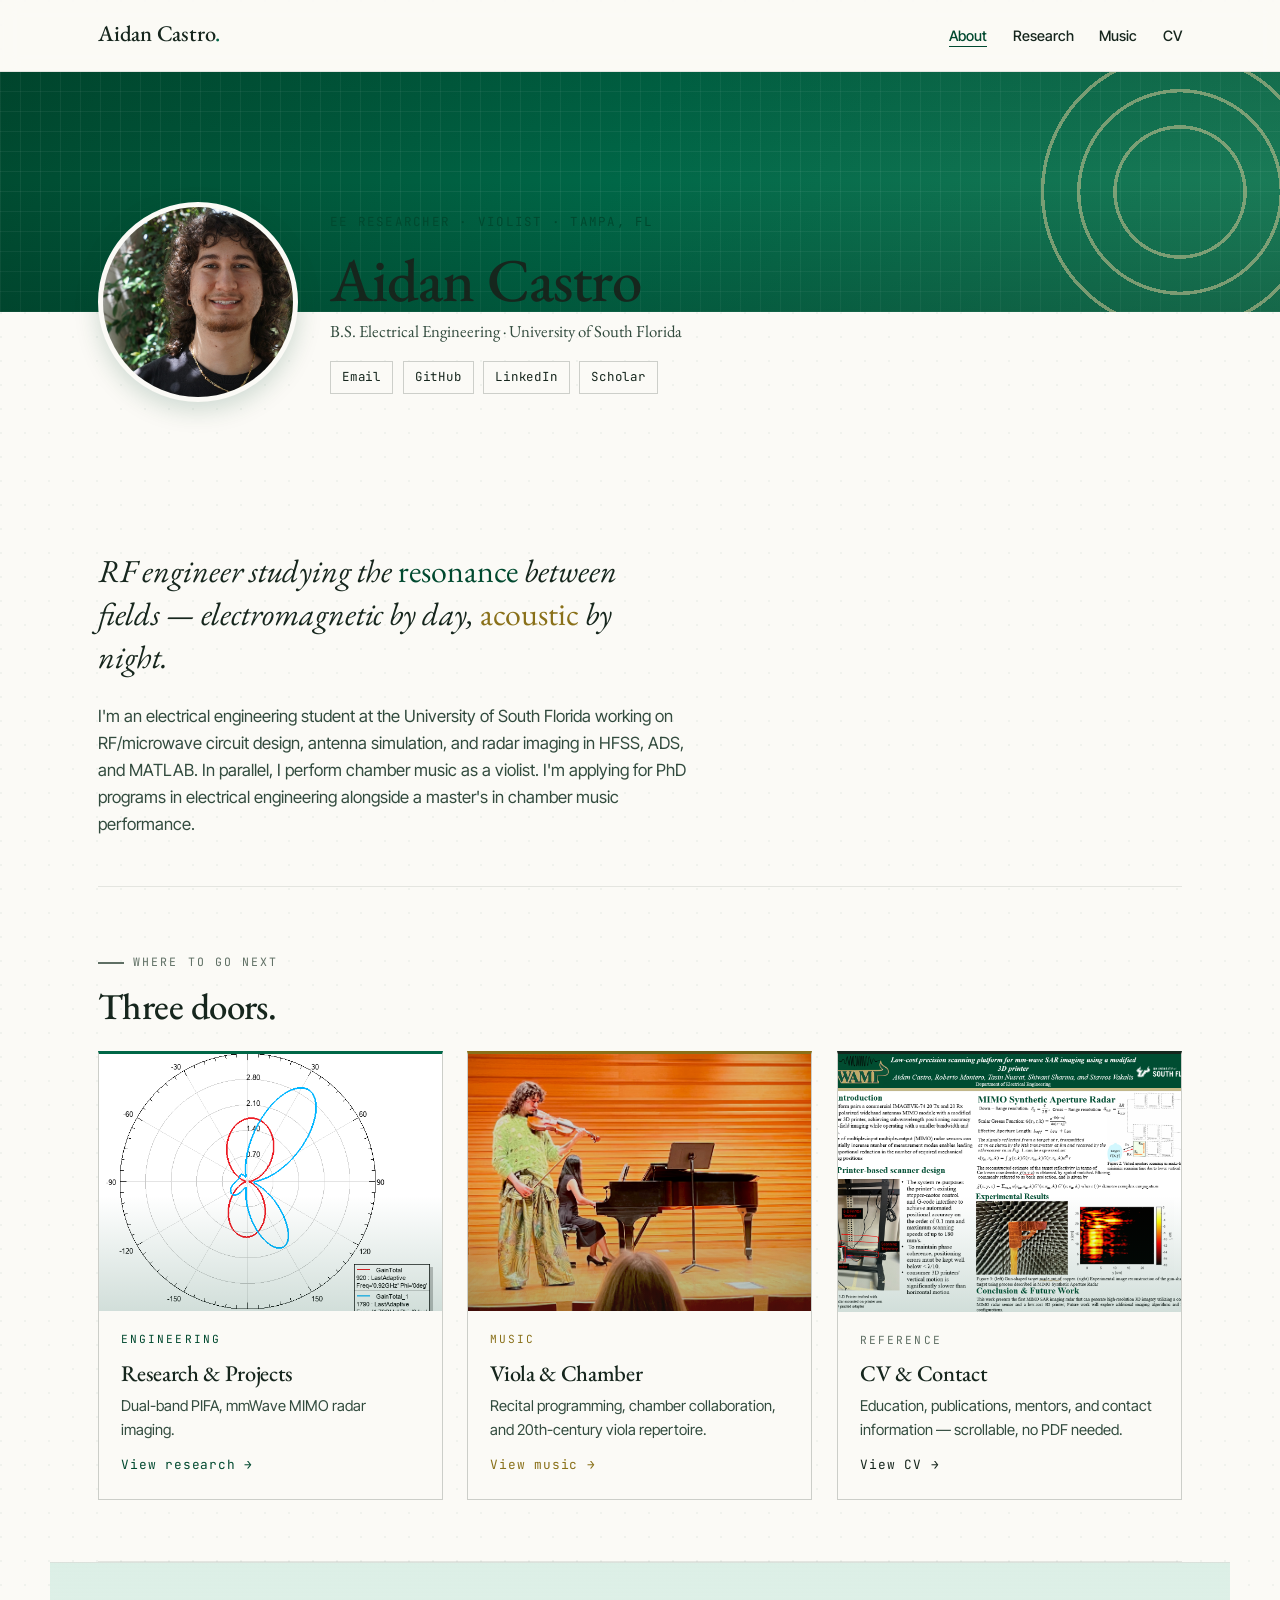
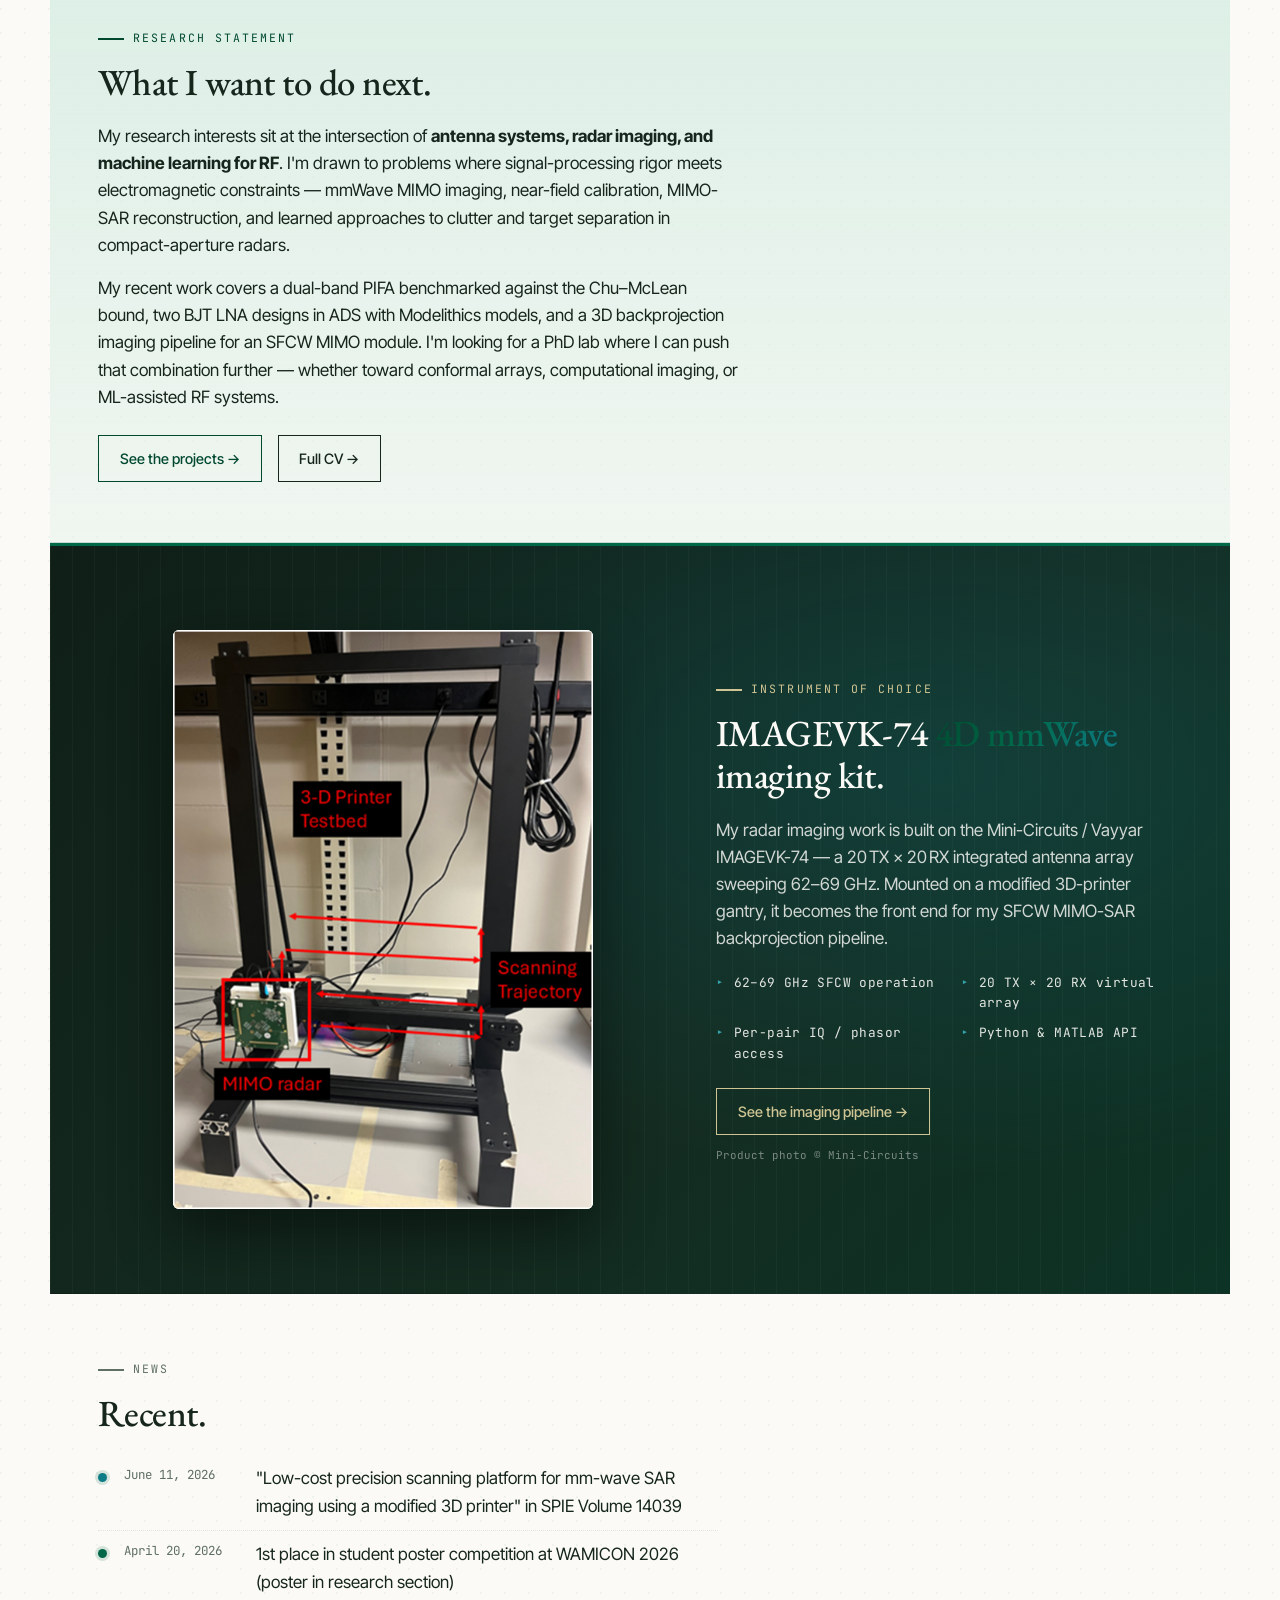
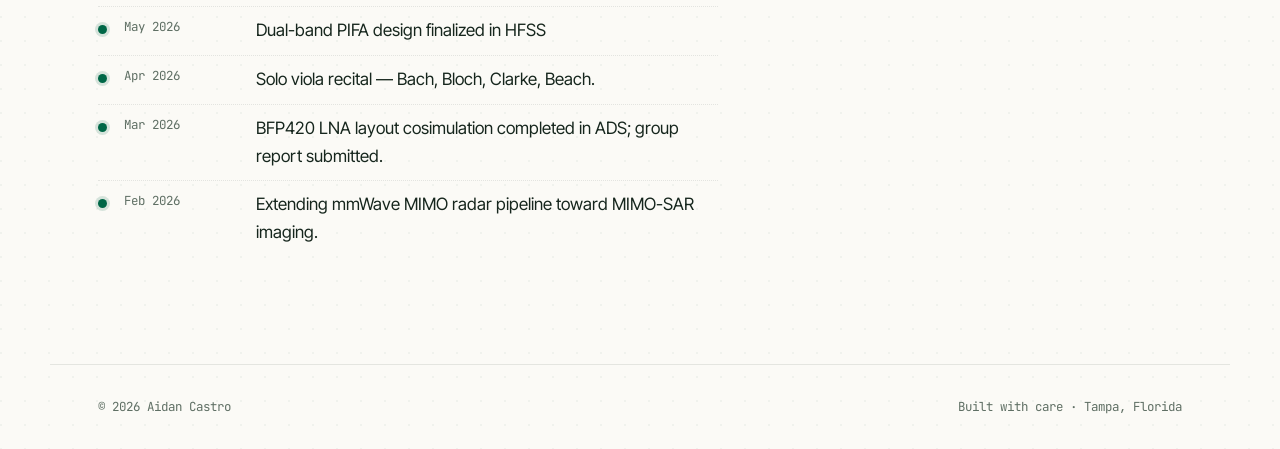
<file: index.html>
<!DOCTYPE html>
<html lang="en">
<head>
<meta charset="UTF-8" />
<meta name="viewport" content="width=device-width, initial-scale=1.0" />
<title>Aidan Castro — RF Engineer & Violist</title>
<meta name="description" content="Aidan Castro — electrical engineering researcher (RF, antennas, radar imaging) at the University of South Florida. Prospective PhD candidate. Violist." />
<link rel="stylesheet" href="assets/style.css" />
</head>
<body>

<header class="site">
  <nav class="site">
    <a href="index.html" class="brand">Aidan Castro<span class="dot">.</span></a>
    <ul>
      <li><a href="index.html" class="active">About</a></li>
      <li><a href="research.html">Research</a></li>
      <li><a href="music.html">Music</a></li>
      <li><a href="cv.html">CV</a></li>
    </ul>
  </nav>
</header>

<section class="hero-v2">
  <div class="hero-banner" aria-hidden="true"></div>
  <div class="hero-identity">
    <div class="headshot">
      <img src="assets/WebsitePhotos/headshot.jpeg" alt="Aidan Castro">
    </div>
    <div class="name-block">
      <div class="role">EE Researcher · Violist · Tampa, FL</div>
      <h1>Aidan Castro</h1>
      <div class="affiliation">B.S. Electrical Engineering · University of South Florida</div>
      <div class="socials">
        <a href="mailto:aidan@example.edu">Email</a>
        <a href="https://github.com/aidancastro-ee" target="_blank" rel="noopener">GitHub</a>
        <a href="https://linkedin.com/in/aidancastro" target="_blank" rel="noopener">LinkedIn</a>
        <a href="https://scholar.google.com/citations?user=48FxcHoAAAAJ&hl=en&oi=ao" target="_blank" rel="noopener">Scholar</a>
        
      </div>
    </div>
  </div>
</section>

<main>

  <section class="tagline">
    <p class="lead-big">
      RF engineer studying the <span class="copper">resonance</span> between fields &mdash; electromagnetic by day, <span class="burgundy">acoustic</span> by night.
    </p>
    <p style="max-width: 60ch; color: var(--ink-soft); font-size: 1.05rem;">
      I'm an electrical engineering student at the University of South Florida working on RF/microwave circuit design, antenna simulation, and radar imaging in HFSS, ADS, and MATLAB. In parallel, I perform chamber music as a violist. I'm applying for PhD programs in electrical engineering alongside a master's in chamber music performance.
    </p>
  </section>

  <section>
    <span class="eyebrow">Where to go next</span>
    <h2>Three doors.</h2>
    <div class="dest-grid">

      <a href="research.html" class="dest-tile eng">
        <div class="tile-visual">
          <img src="assets/WebsitePhotos/PIFA_el.png" alt="PIFA antenna design">
        </div>
        <div class="tile-body">
          <div class="tile-eyebrow">Engineering</div>
          <h3>Research &amp; Projects</h3>
          <p>Dual-band PIFA, mmWave MIMO radar imaging.</p>
          <div class="tile-arrow">View research →</div>
        </div>
      </a>

      <a href="music.html" class="dest-tile music">
        <div class="tile-visual">
          <img src="assets/WebsitePhotos/Bloch_S26.jpeg" alt="Viola performance">
        </div>
        <div class="tile-body">
          <div class="tile-eyebrow">Music</div>
          <h3>Viola &amp; Chamber</h3>
          <p>Recital programming, chamber collaboration, and 20th-century viola repertoire.</p>
          <div class="tile-arrow">View music →</div>
        </div>
      </a>

      <a href="cv.html" class="dest-tile cv">
        <div class="tile-visual">
          <img src="assets/WebsitePhotos/WAMICON_poster.png" alt="CV and research poster">
        </div>
        <div class="tile-body">
          <div class="tile-eyebrow">Reference</div>
          <h3>CV &amp; Contact</h3>
          <p>Education, publications, mentors, and contact information — scrollable, no PDF needed.</p>
          <div class="tile-arrow">View CV →</div>
        </div>
      </a>

    </div>
  </section>

  <section class="band">
    <span class="eyebrow eng">Research statement</span>
    <h2>What I want to do next.</h2>
    <p style="max-width: 64ch;">My research interests sit at the intersection of <strong>antenna systems, radar imaging, and machine learning for RF</strong>. I'm drawn to problems where signal-processing rigor meets electromagnetic constraints &mdash; mmWave MIMO imaging, near-field calibration, MIMO-SAR reconstruction, and learned approaches to clutter and target separation in compact-aperture radars.</p>
    <p style="max-width: 64ch;">My recent work covers a dual-band PIFA benchmarked against the Chu&ndash;McLean bound, two BJT LNA designs in ADS with Modelithics models, and a 3D backprojection imaging pipeline for an SFCW MIMO module. I'm looking for a PhD lab where I can push that combination further &mdash; whether toward conformal arrays, computational imaging, or ML-assisted RF systems.</p>
    <div class="cta-row">
      <a href="research.html" class="btn">See the projects →</a>
      <a href="cv.html" class="btn ink">Full CV →</a>
    </div>
  </section>

  <section class="module-feature">
    <div class="module-grid">
      <div class="module-visual">
        <img src="https://www.minicircuits.com/WebStore/images/vtrig-74/IMAGEVK-74.png"
             alt="Mini-Circuits / Vayyar IMAGEVK-74 4D millimeter wave imaging kit"
             loading="lazy"
             onerror="this.onerror=null;this.src='assets/WebsitePhotos/printer_testbed.png';">
      </div>
      <div>
        <span class="eyebrow">Instrument of choice</span>
        <h2>IMAGEVK-74 <span class="grad-text">4D mmWave</span> imaging kit.</h2>
        <p>My radar imaging work is built on the Mini-Circuits / Vayyar IMAGEVK-74 — a 20&thinsp;TX &times; 20&thinsp;RX integrated antenna array sweeping 62&ndash;69 GHz. Mounted on a modified 3D-printer gantry, it becomes the front end for my SFCW MIMO-SAR backprojection pipeline.</p>
        <ul class="module-specs">
          <li>62&ndash;69 GHz SFCW operation</li>
          <li>20 TX &times; 20 RX virtual array</li>
          <li>Per-pair IQ / phasor access</li>
          <li>Python &amp; MATLAB API</li>
        </ul>
        <a href="research.html#radar" class="btn">See the imaging pipeline →</a>
        <div class="module-credit">Product photo © Mini-Circuits</div>
      </div>
    </div>
  </section>

  <section>
    <span class="eyebrow">News</span>
    <h2>Recent.</h2>
    <ul class="news-list">
      <li>
        <span class="date">June 11, 2026</span>
        <span>"Low-cost precision scanning platform for mm-wave SAR imaging using a modified 3D printer" in SPIE Volume 14039</span>
      </li>
      <li>
        <span class="date">April 20, 2026</span>
        <span>1st place in student poster competition at WAMICON 2026 (poster in research section)</span>
      </li>
      <li>
        <span class="date">May 2026</span>
        <span>Dual-band PIFA design finalized in HFSS</span>
      </li>
      <li>
        <span class="date">Apr 2026</span>
        <span>Solo viola recital &mdash; Bach, Bloch, Clarke, Beach.</span>
      </li>
      <li>
        <span class="date">Mar 2026</span>
        <span>BFP420 LNA layout cosimulation completed in ADS; group report submitted.</span>
      </li>
      <li>
        <span class="date">Feb 2026</span>
        <span>Extending mmWave MIMO radar pipeline toward MIMO-SAR imaging.</span>
      </li>
    </ul>
  </section>

</main>

<footer class="site">
  <span>© 2026 Aidan Castro</span>
  <span>Built with care · Tampa, Florida</span>
</footer>

<script src="assets/flow.js"></script>
</body>
</html>
</file>
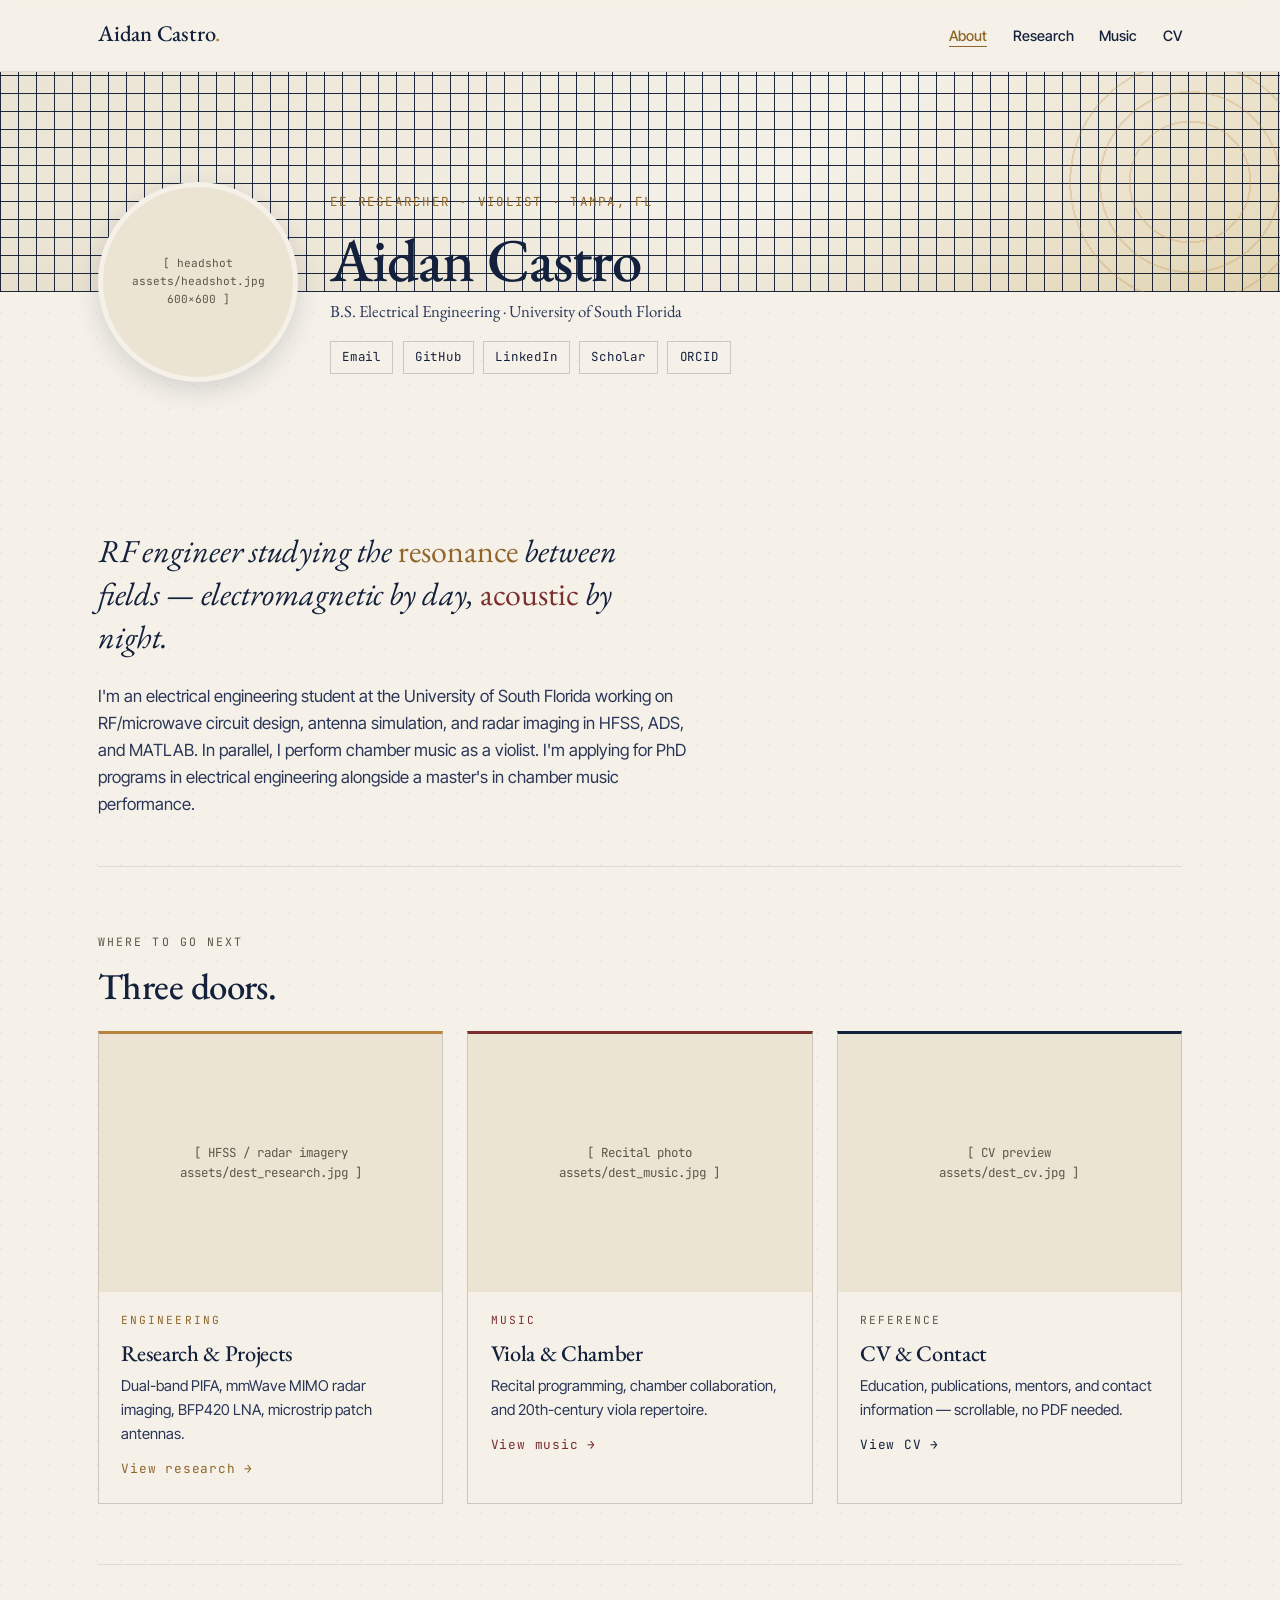
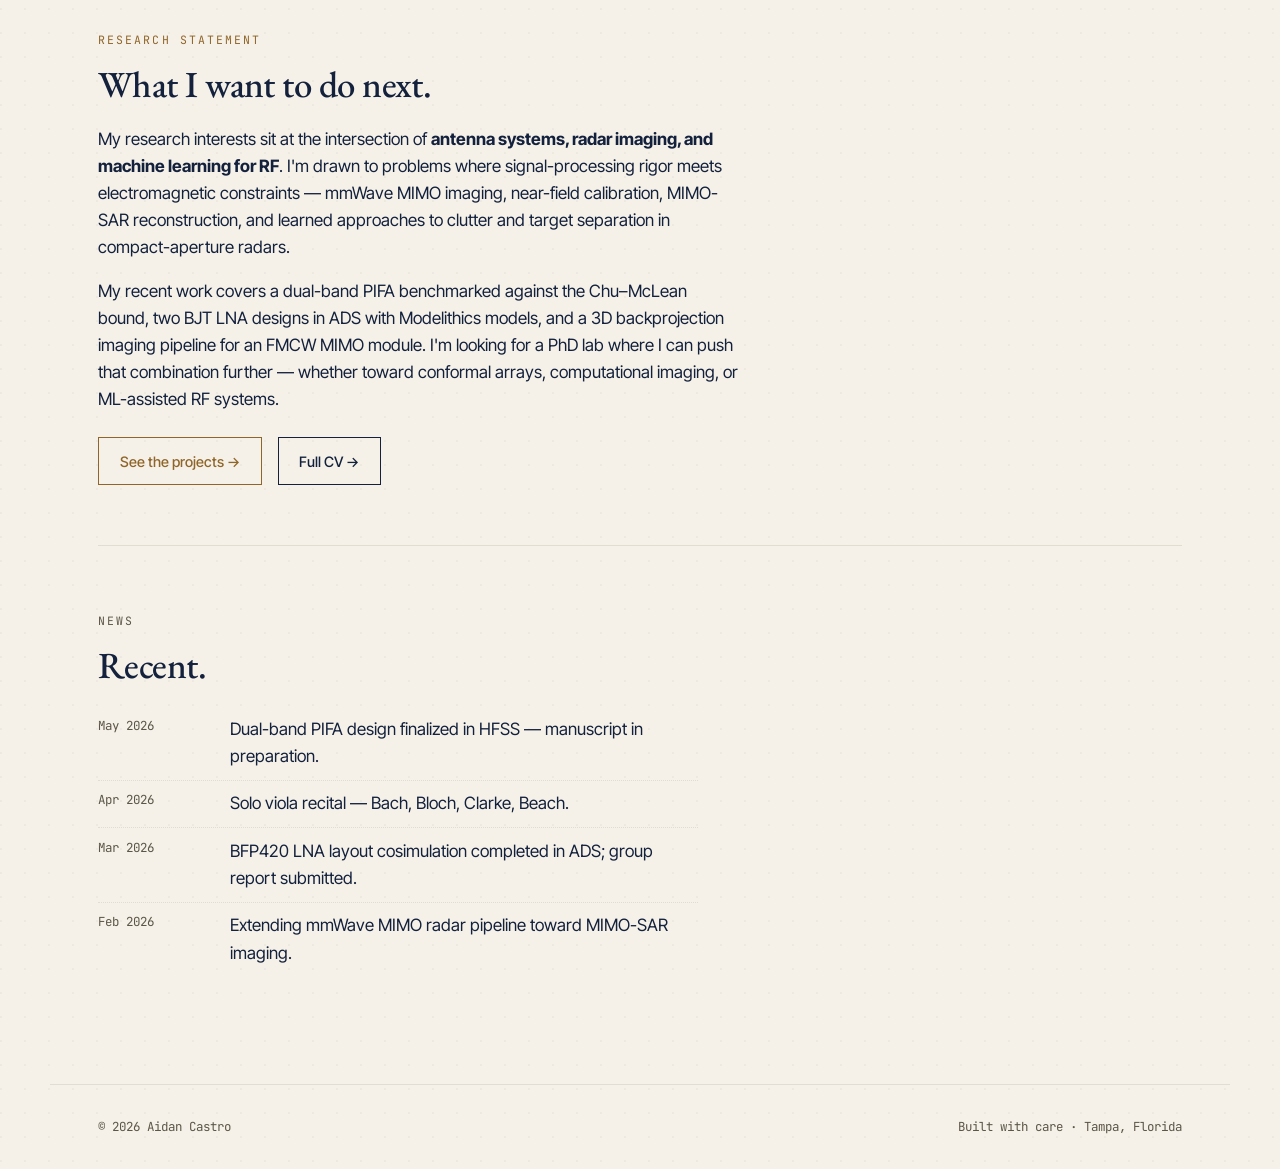
<file: files (1)/site_v2/site_v2/index.html>
<!DOCTYPE html>
<html lang="en">
<head>
<meta charset="UTF-8" />
<meta name="viewport" content="width=device-width, initial-scale=1.0" />
<title>Aidan Castro — RF Engineer & Violist</title>
<meta name="description" content="Aidan Castro — electrical engineering researcher (RF, antennas, radar imaging) at the University of South Florida. Prospective PhD candidate. Violist." />
<link rel="stylesheet" href="assets/style.css" />
</head>
<body>

<header class="site">
  <nav class="site">
    <a href="index.html" class="brand">Aidan Castro<span class="dot">.</span></a>
    <ul>
      <li><a href="index.html" class="active">About</a></li>
      <li><a href="research.html">Research</a></li>
      <li><a href="music.html">Music</a></li>
      <li><a href="cv.html">CV</a></li>
    </ul>
  </nav>
</header>

<section class="hero-v2">
  <div class="hero-banner" aria-hidden="true"></div>
  <div class="hero-identity">
    <div class="headshot">
      <!-- Drop headshot at assets/headshot.jpg (recommended: 600×600 square, neutral background) -->
      <div class="placeholder">
        [ headshot<br>assets/headshot.jpg<br>600×600 ]
      </div>
      <!-- Once you have it, replace the .placeholder above with:
           <img src="assets/headshot.jpg" alt="Aidan Castro">
      -->
    </div>
    <div class="name-block">
      <div class="role">EE Researcher · Violist · Tampa, FL</div>
      <h1>Aidan Castro</h1>
      <div class="affiliation">B.S. Electrical Engineering · University of South Florida</div>
      <div class="socials">
        <a href="mailto:aidan@example.edu">Email</a>
        <a href="https://github.com/aidancastro-ee" target="_blank" rel="noopener">GitHub</a>
        <a href="https://linkedin.com/in/aidancastro" target="_blank" rel="noopener">LinkedIn</a>
        <a href="https://scholar.google.com/" target="_blank" rel="noopener">Scholar</a>
        <a href="https://orcid.org/" target="_blank" rel="noopener">ORCID</a>
      </div>
    </div>
  </div>
</section>

<main>

  <section class="tagline">
    <p class="lead-big">
      RF engineer studying the <span class="copper">resonance</span> between fields &mdash; electromagnetic by day, <span class="burgundy">acoustic</span> by night.
    </p>
    <p style="max-width: 60ch; color: var(--ink-soft); font-size: 1.05rem;">
      I'm an electrical engineering student at the University of South Florida working on RF/microwave circuit design, antenna simulation, and radar imaging in HFSS, ADS, and MATLAB. In parallel, I perform chamber music as a violist. I'm applying for PhD programs in electrical engineering alongside a master's in chamber music performance.
    </p>
  </section>

  <section>
    <span class="eyebrow">Where to go next</span>
    <h2>Three doors.</h2>
    <div class="dest-grid">

      <a href="research.html" class="dest-tile eng">
        <div class="tile-visual">
          <div class="placeholder">[ HFSS / radar imagery<br>assets/dest_research.jpg ]</div>
        </div>
        <div class="tile-body">
          <div class="tile-eyebrow">Engineering</div>
          <h3>Research &amp; Projects</h3>
          <p>Dual-band PIFA, mmWave MIMO radar imaging, BFP420 LNA, microstrip patch antennas.</p>
          <div class="tile-arrow">View research →</div>
        </div>
      </a>

      <a href="music.html" class="dest-tile music">
        <div class="tile-visual">
          <div class="placeholder">[ Recital photo<br>assets/dest_music.jpg ]</div>
        </div>
        <div class="tile-body">
          <div class="tile-eyebrow">Music</div>
          <h3>Viola &amp; Chamber</h3>
          <p>Recital programming, chamber collaboration, and 20th-century viola repertoire.</p>
          <div class="tile-arrow">View music →</div>
        </div>
      </a>

      <a href="cv.html" class="dest-tile cv">
        <div class="tile-visual">
          <div class="placeholder">[ CV preview<br>assets/dest_cv.jpg ]</div>
        </div>
        <div class="tile-body">
          <div class="tile-eyebrow">Reference</div>
          <h3>CV &amp; Contact</h3>
          <p>Education, publications, mentors, and contact information — scrollable, no PDF needed.</p>
          <div class="tile-arrow">View CV →</div>
        </div>
      </a>

    </div>
  </section>

  <section>
    <span class="eyebrow eng">Research statement</span>
    <h2>What I want to do next.</h2>
    <p style="max-width: 64ch;">My research interests sit at the intersection of <strong>antenna systems, radar imaging, and machine learning for RF</strong>. I'm drawn to problems where signal-processing rigor meets electromagnetic constraints &mdash; mmWave MIMO imaging, near-field calibration, MIMO-SAR reconstruction, and learned approaches to clutter and target separation in compact-aperture radars.</p>
    <p style="max-width: 64ch;">My recent work covers a dual-band PIFA benchmarked against the Chu&ndash;McLean bound, two BJT LNA designs in ADS with Modelithics models, and a 3D backprojection imaging pipeline for an FMCW MIMO module. I'm looking for a PhD lab where I can push that combination further &mdash; whether toward conformal arrays, computational imaging, or ML-assisted RF systems.</p>
    <div class="cta-row">
      <a href="research.html" class="btn">See the projects →</a>
      <a href="cv.html" class="btn ink">Full CV →</a>
    </div>
  </section>

  <section>
    <span class="eyebrow">News</span>
    <h2>Recent.</h2>
    <ul style="list-style: none; max-width: 60ch;">
      <li style="padding: 0.6rem 0; border-bottom: 1px dotted var(--rule); display: grid; grid-template-columns: 7rem 1fr; gap: 1.25rem;">
        <span style="font-family: var(--mono); font-size: 0.78rem; color: var(--ink-mute);">May 2026</span>
        <span>Dual-band PIFA design finalized in HFSS &mdash; manuscript in preparation.</span>
      </li>
      <li style="padding: 0.6rem 0; border-bottom: 1px dotted var(--rule); display: grid; grid-template-columns: 7rem 1fr; gap: 1.25rem;">
        <span style="font-family: var(--mono); font-size: 0.78rem; color: var(--ink-mute);">Apr 2026</span>
        <span>Solo viola recital &mdash; Bach, Bloch, Clarke, Beach.</span>
      </li>
      <li style="padding: 0.6rem 0; border-bottom: 1px dotted var(--rule); display: grid; grid-template-columns: 7rem 1fr; gap: 1.25rem;">
        <span style="font-family: var(--mono); font-size: 0.78rem; color: var(--ink-mute);">Mar 2026</span>
        <span>BFP420 LNA layout cosimulation completed in ADS; group report submitted.</span>
      </li>
      <li style="padding: 0.6rem 0; display: grid; grid-template-columns: 7rem 1fr; gap: 1.25rem;">
        <span style="font-family: var(--mono); font-size: 0.78rem; color: var(--ink-mute);">Feb 2026</span>
        <span>Extending mmWave MIMO radar pipeline toward MIMO-SAR imaging.</span>
      </li>
    </ul>
  </section>

</main>

<footer class="site">
  <span>© 2026 Aidan Castro</span>
  <span>Built with care · Tampa, Florida</span>
</footer>

</body>
</html>
</file>
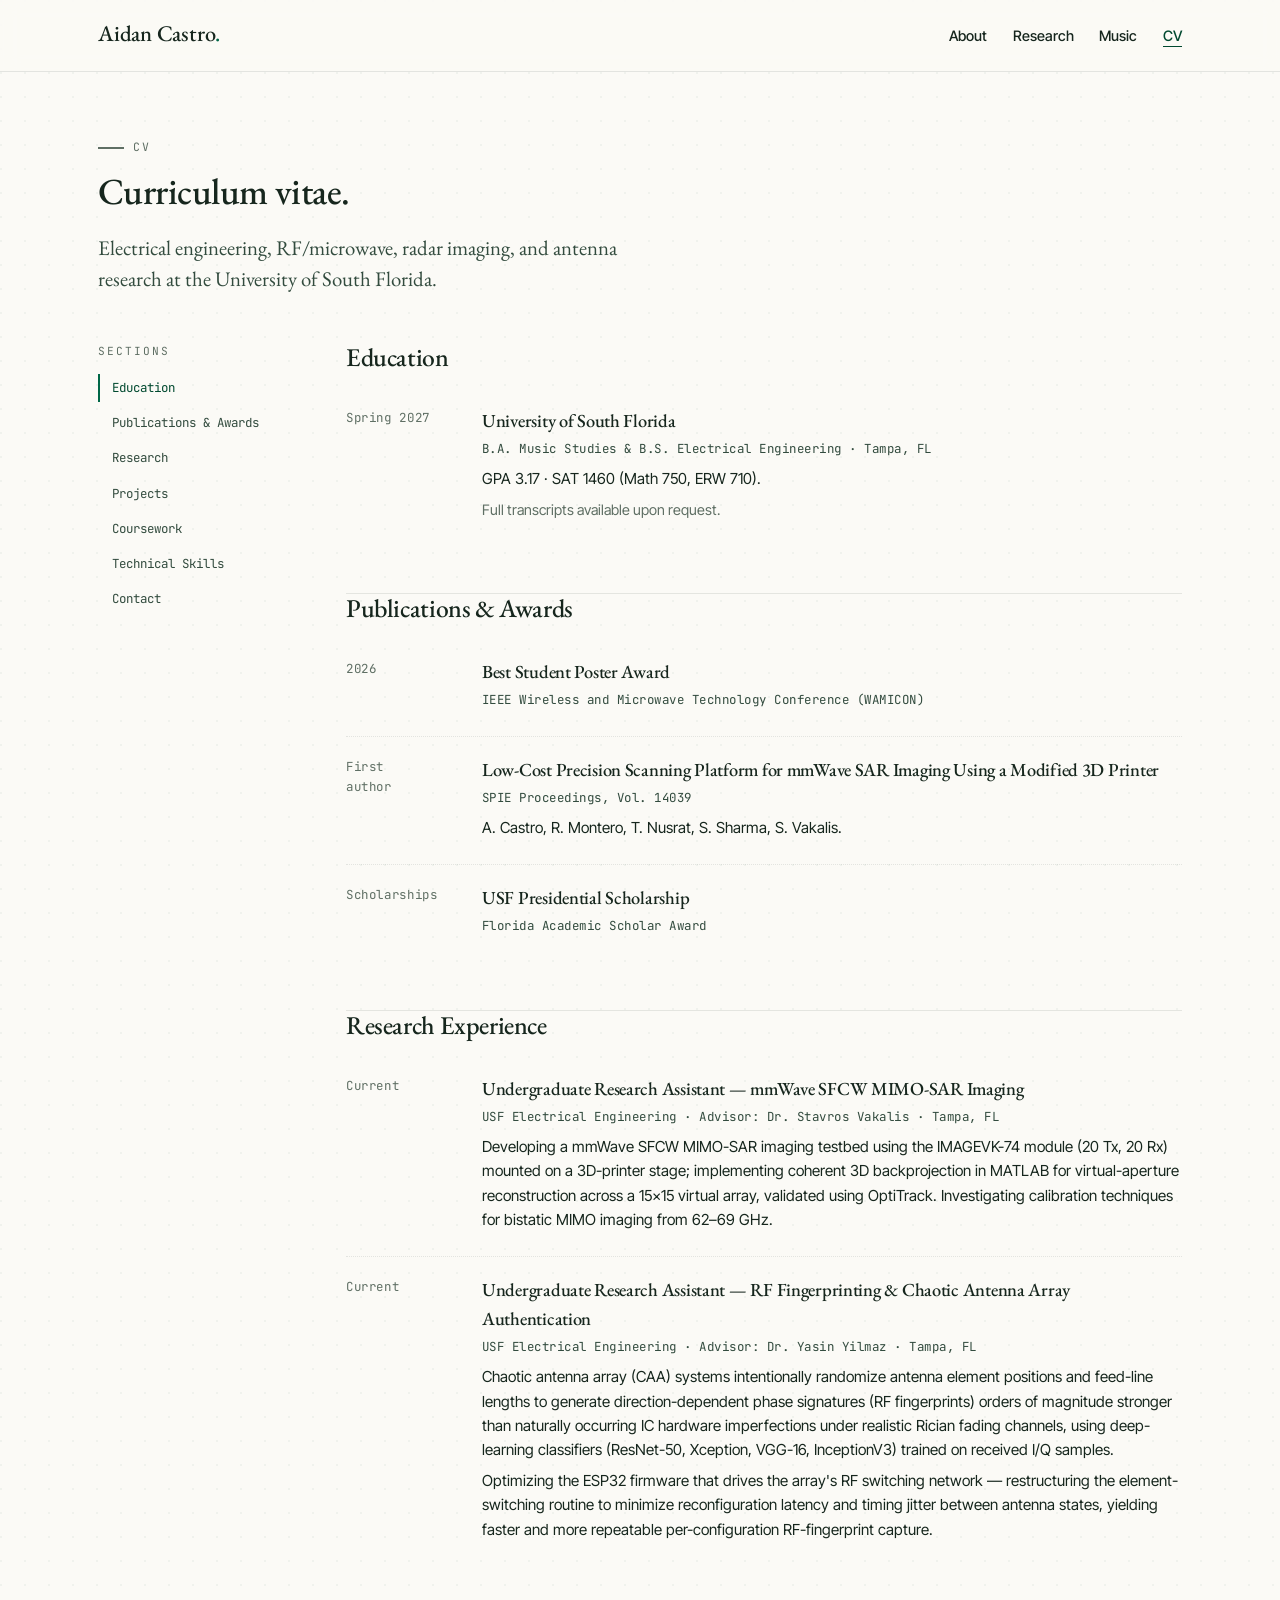
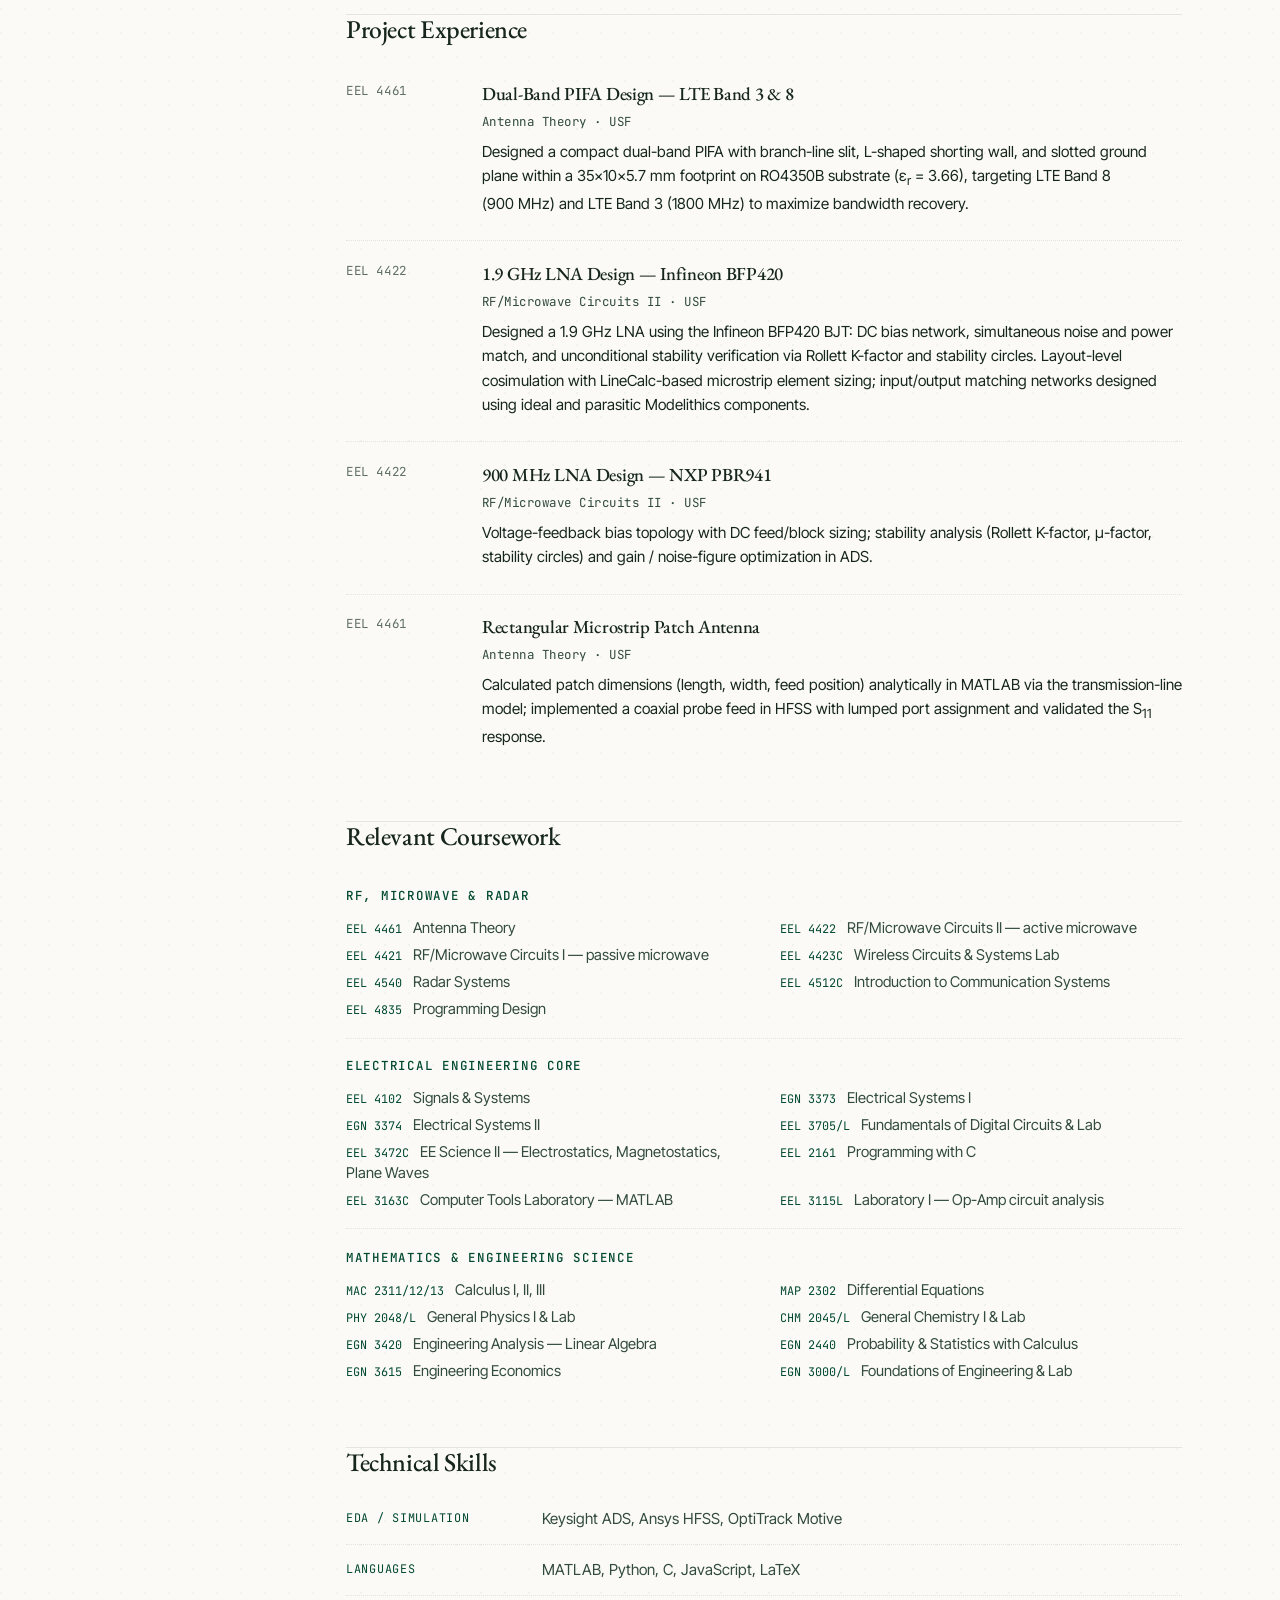
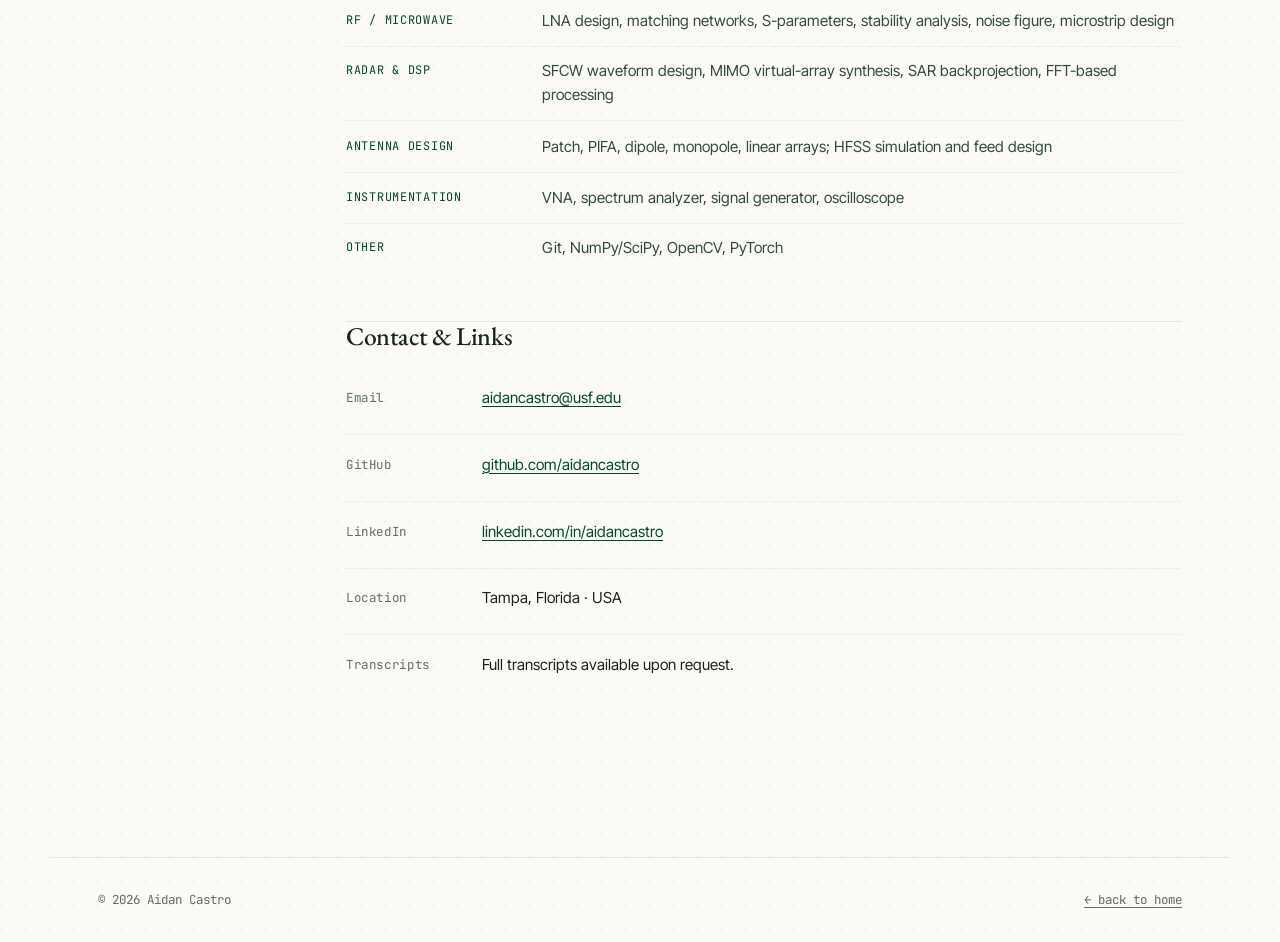
<file: cv.html>
<!DOCTYPE html>
<html lang="en">
<head>
<meta charset="UTF-8" />
<meta name="viewport" content="width=device-width, initial-scale=1.0" />
<title>CV — Aidan Castro</title>
<meta name="description" content="Curriculum vitae for Aidan Castro — electrical engineering, RF/microwave, radar imaging, and antenna research at the University of South Florida." />
<link rel="stylesheet" href="assets/style.css" />
</head>
<body>

<header class="site">
  <nav class="site">
    <a href="index.html" class="brand">Aidan Castro<span class="dot">.</span></a>
    <ul>
      <li><a href="index.html">About</a></li>
      <li><a href="research.html">Research</a></li>
      <li><a href="music.html">Music</a></li>
      <li><a href="cv.html" class="active">CV</a></li>
    </ul>
  </nav>
</header>

<main>

  <section style="border-bottom: none; padding-bottom: 1rem;">
    <span class="eyebrow">CV</span>
    <h2>Curriculum vitae.</h2>
    <p class="lead">Electrical engineering, RF/microwave, radar imaging, and antenna research at the University of South Florida.</p>
  </section>

  <section style="padding-top: 0; border-bottom: none;">
    <div class="cv-layout">

      <!-- Sticky left nav -->
      <aside class="cv-nav">
        <div class="label">Sections</div>
        <ul>
          <li><a href="#education" class="active">Education</a></li>
          <li><a href="#awards">Publications &amp; Awards</a></li>
          <li><a href="#research">Research</a></li>
          <li><a href="#projects">Projects</a></li>
          <li><a href="#coursework">Coursework</a></li>
          <li><a href="#skills">Technical Skills</a></li>
          <li><a href="#contact">Contact</a></li>
        </ul>
      </aside>

      <!-- Scrolling content -->
      <div class="cv-content">

        <section id="education">
          <h2>Education</h2>
          <div class="cv-item">
            <div class="when">Spring 2027</div>
            <div>
              <h4>University of South Florida</h4>
              <div class="where">B.A. Music Studies &amp; B.S. Electrical Engineering · Tampa, FL</div>
              <p>GPA 3.17 · SAT 1460 (Math 750, ERW 710).</p>
              <p style="color: var(--ink-mute); font-size: 0.9rem;">Full transcripts available upon request.</p>
            </div>
          </div>
        </section>

        <section id="awards">
          <h2>Publications &amp; Awards</h2>
          <div class="cv-item">
            <div class="when">2026</div>
            <div>
              <h4>Best Student Poster Award</h4>
              <div class="where">IEEE Wireless and Microwave Technology Conference (WAMICON)</div>
            </div>
          </div>
          <div class="cv-item">
            <div class="when">First<br>author</div>
            <div>
              <h4>Low-Cost Precision Scanning Platform for mmWave SAR Imaging Using a Modified 3D Printer</h4>
              <div class="where">SPIE Proceedings, Vol. 14039</div>
              <p>A. Castro, R. Montero, T. Nusrat, S. Sharma, S. Vakalis.</p>
            </div>
          </div>
          <div class="cv-item">
            <div class="when">Scholarships</div>
            <div>
              <h4>USF Presidential Scholarship</h4>
              <div class="where">Florida Academic Scholar Award</div>
            </div>
          </div>
        </section>

        <section id="research">
          <h2>Research Experience</h2>
          <div class="cv-item">
            <div class="when">Current</div>
            <div>
              <h4>Undergraduate Research Assistant — mmWave SFCW MIMO-SAR Imaging</h4>
              <div class="where">USF Electrical Engineering · Advisor: Dr. Stavros Vakalis · Tampa, FL</div>
              <p>Developing a mmWave SFCW MIMO-SAR imaging testbed using the IMAGEVK-74 module (20&nbsp;Tx, 20&nbsp;Rx) mounted on a 3D-printer stage; implementing coherent 3D backprojection in MATLAB for virtual-aperture reconstruction across a 15&times;15 virtual array, validated using OptiTrack. Investigating calibration techniques for bistatic MIMO imaging from 62&ndash;69&nbsp;GHz.</p>
            </div>
          </div>
          <div class="cv-item">
            <div class="when">Current</div>
            <div>
              <h4>Undergraduate Research Assistant — RF Fingerprinting &amp; Chaotic Antenna Array Authentication</h4>
              <div class="where">USF Electrical Engineering · Advisor: Dr. Yasin Yilmaz · Tampa, FL</div>
              <p>Chaotic antenna array (CAA) systems intentionally randomize antenna element positions and feed-line lengths to generate direction-dependent phase signatures (RF fingerprints) orders of magnitude stronger than naturally occurring IC hardware imperfections under realistic Rician fading channels, using deep-learning classifiers (ResNet-50, Xception, VGG-16, InceptionV3) trained on received I/Q samples.</p>
              <p>Optimizing the ESP32 firmware that drives the array's RF switching network &mdash; restructuring the element-switching routine to minimize reconfiguration latency and timing jitter between antenna states, yielding faster and more repeatable per-configuration RF-fingerprint capture.</p>
            </div>
          </div>
        </section>

        <section id="projects">
          <h2>Project Experience</h2>
          <div class="cv-item">
            <div class="when">EEL 4461</div>
            <div>
              <h4>Dual-Band PIFA Design — LTE Band 3 &amp; 8</h4>
              <div class="where">Antenna Theory · USF</div>
              <p>Designed a compact dual-band PIFA with branch-line slit, L-shaped shorting wall, and slotted ground plane within a 35&times;10&times;5.7&nbsp;mm footprint on RO4350B substrate (&epsilon;<sub>r</sub> = 3.66), targeting LTE Band 8 (900&nbsp;MHz) and LTE Band 3 (1800&nbsp;MHz) to maximize bandwidth recovery.</p>
            </div>
          </div>
          <div class="cv-item">
            <div class="when">EEL 4422</div>
            <div>
              <h4>1.9 GHz LNA Design — Infineon BFP420</h4>
              <div class="where">RF/Microwave Circuits II · USF</div>
              <p>Designed a 1.9&nbsp;GHz LNA using the Infineon BFP420 BJT: DC bias network, simultaneous noise and power match, and unconditional stability verification via Rollett K-factor and stability circles. Layout-level cosimulation with LineCalc-based microstrip element sizing; input/output matching networks designed using ideal and parasitic Modelithics components.</p>
            </div>
          </div>
          <div class="cv-item">
            <div class="when">EEL 4422</div>
            <div>
              <h4>900 MHz LNA Design — NXP PBR941</h4>
              <div class="where">RF/Microwave Circuits II · USF</div>
              <p>Voltage-feedback bias topology with DC feed/block sizing; stability analysis (Rollett K-factor, &mu;-factor, stability circles) and gain / noise-figure optimization in ADS.</p>
            </div>
          </div>
          <div class="cv-item">
            <div class="when">EEL 4461</div>
            <div>
              <h4>Rectangular Microstrip Patch Antenna</h4>
              <div class="where">Antenna Theory · USF</div>
              <p>Calculated patch dimensions (length, width, feed position) analytically in MATLAB via the transmission-line model; implemented a coaxial probe feed in HFSS with lumped port assignment and validated the S<sub>11</sub> response.</p>
            </div>
          </div>
        </section>

        <section id="coursework">
          <h2>Relevant Coursework</h2>

          <div class="course-group">
            <h4>RF, Microwave &amp; Radar</h4>
            <ul class="course-list">
              <li><span class="code">EEL 4461</span> Antenna Theory</li>
              <li><span class="code">EEL 4422</span> RF/Microwave Circuits II — active microwave</li>
              <li><span class="code">EEL 4421</span> RF/Microwave Circuits I — passive microwave</li>
              <li><span class="code">EEL 4423C</span> Wireless Circuits &amp; Systems Lab</li>
              <li><span class="code">EEL 4540</span> Radar Systems</li>
              <li><span class="code">EEL 4512C</span> Introduction to Communication Systems</li>
              <li><span class="code">EEL 4835</span> Programming Design</li>
            </ul>
          </div>

          <div class="course-group">
            <h4>Electrical Engineering Core</h4>
            <ul class="course-list">
              <li><span class="code">EEL 4102</span> Signals &amp; Systems</li>
              <li><span class="code">EGN 3373</span> Electrical Systems I</li>
              <li><span class="code">EGN 3374</span> Electrical Systems II</li>
              <li><span class="code">EEL 3705/L</span> Fundamentals of Digital Circuits &amp; Lab</li>
              <li><span class="code">EEL 3472C</span> EE Science II — Electrostatics, Magnetostatics, Plane Waves</li>
              <li><span class="code">EEL 2161</span> Programming with C</li>
              <li><span class="code">EEL 3163C</span> Computer Tools Laboratory — MATLAB</li>
              <li><span class="code">EEL 3115L</span> Laboratory I — Op-Amp circuit analysis</li>
            </ul>
          </div>

          <div class="course-group">
            <h4>Mathematics &amp; Engineering Science</h4>
            <ul class="course-list">
              <li><span class="code">MAC 2311/12/13</span> Calculus I, II, III</li>
              <li><span class="code">MAP 2302</span> Differential Equations</li>
              <li><span class="code">PHY 2048/L</span> General Physics I &amp; Lab</li>
              <li><span class="code">CHM 2045/L</span> General Chemistry I &amp; Lab</li>
              <li><span class="code">EGN 3420</span> Engineering Analysis — Linear Algebra</li>
              <li><span class="code">EGN 2440</span> Probability &amp; Statistics with Calculus</li>
              <li><span class="code">EGN 3615</span> Engineering Economics</li>
              <li><span class="code">EGN 3000/L</span> Foundations of Engineering &amp; Lab</li>
            </ul>
          </div>
        </section>

        <section id="skills">
          <h2>Technical Skills</h2>
          <div class="skill-row">
            <div class="cat">EDA / Simulation</div>
            <div class="items">Keysight ADS, Ansys HFSS, OptiTrack Motive</div>
          </div>
          <div class="skill-row">
            <div class="cat">Languages</div>
            <div class="items">MATLAB, Python, C, JavaScript, LaTeX</div>
          </div>
          <div class="skill-row">
            <div class="cat">RF / Microwave</div>
            <div class="items">LNA design, matching networks, S-parameters, stability analysis, noise figure, microstrip design</div>
          </div>
          <div class="skill-row">
            <div class="cat">Radar &amp; DSP</div>
            <div class="items">SFCW waveform design, MIMO virtual-array synthesis, SAR backprojection, FFT-based processing</div>
          </div>
          <div class="skill-row">
            <div class="cat">Antenna Design</div>
            <div class="items">Patch, PIFA, dipole, monopole, linear arrays; HFSS simulation and feed design</div>
          </div>
          <div class="skill-row">
            <div class="cat">Instrumentation</div>
            <div class="items">VNA, spectrum analyzer, signal generator, oscilloscope</div>
          </div>
          <div class="skill-row">
            <div class="cat">Other</div>
            <div class="items">Git, NumPy/SciPy, OpenCV, PyTorch</div>
          </div>
        </section>

        <section id="contact">
          <h2>Contact &amp; Links</h2>
          <div class="cv-item">
            <div class="when">Email</div>
            <div><p><a href="mailto:aidancastro@usf.edu">aidancastro@usf.edu</a></p></div>
          </div>
          <div class="cv-item">
            <div class="when">GitHub</div>
            <div><p><a href="https://github.com/aidancastro">github.com/aidancastro</a></p></div>
          </div>
          <div class="cv-item">
            <div class="when">LinkedIn</div>
            <div><p><a href="https://linkedin.com/in/aidancastro">linkedin.com/in/aidancastro</a></p></div>
          </div>
          <div class="cv-item">
            <div class="when">Location</div>
            <div><p>Tampa, Florida · USA</p></div>
          </div>
          <div class="cv-item">
            <div class="when">Transcripts</div>
            <div><p>Full transcripts available upon request.</p></div>
          </div>
        </section>

      </div>
    </div>
  </section>

</main>

<footer class="site">
  <span>© 2026 Aidan Castro</span>
  <span><a href="index.html" style="color:inherit;">← back to home</a></span>
</footer>

<!-- Sticky-nav active-section highlighting -->
<script>
(function() {
  const links = document.querySelectorAll('.cv-nav a');
  const sections = Array.from(links).map(a => document.querySelector(a.getAttribute('href'))).filter(Boolean);
  function onScroll() {
    let activeIdx = 0;
    const offset = 120;
    for (let i = 0; i < sections.length; i++) {
      if (sections[i].getBoundingClientRect().top - offset <= 0) activeIdx = i;
    }
    links.forEach((a, i) => a.classList.toggle('active', i === activeIdx));
  }
  window.addEventListener('scroll', onScroll, { passive: true });
  onScroll();
})();
</script>
<script src="assets/flow.js"></script>

</body>
</html>
</file>
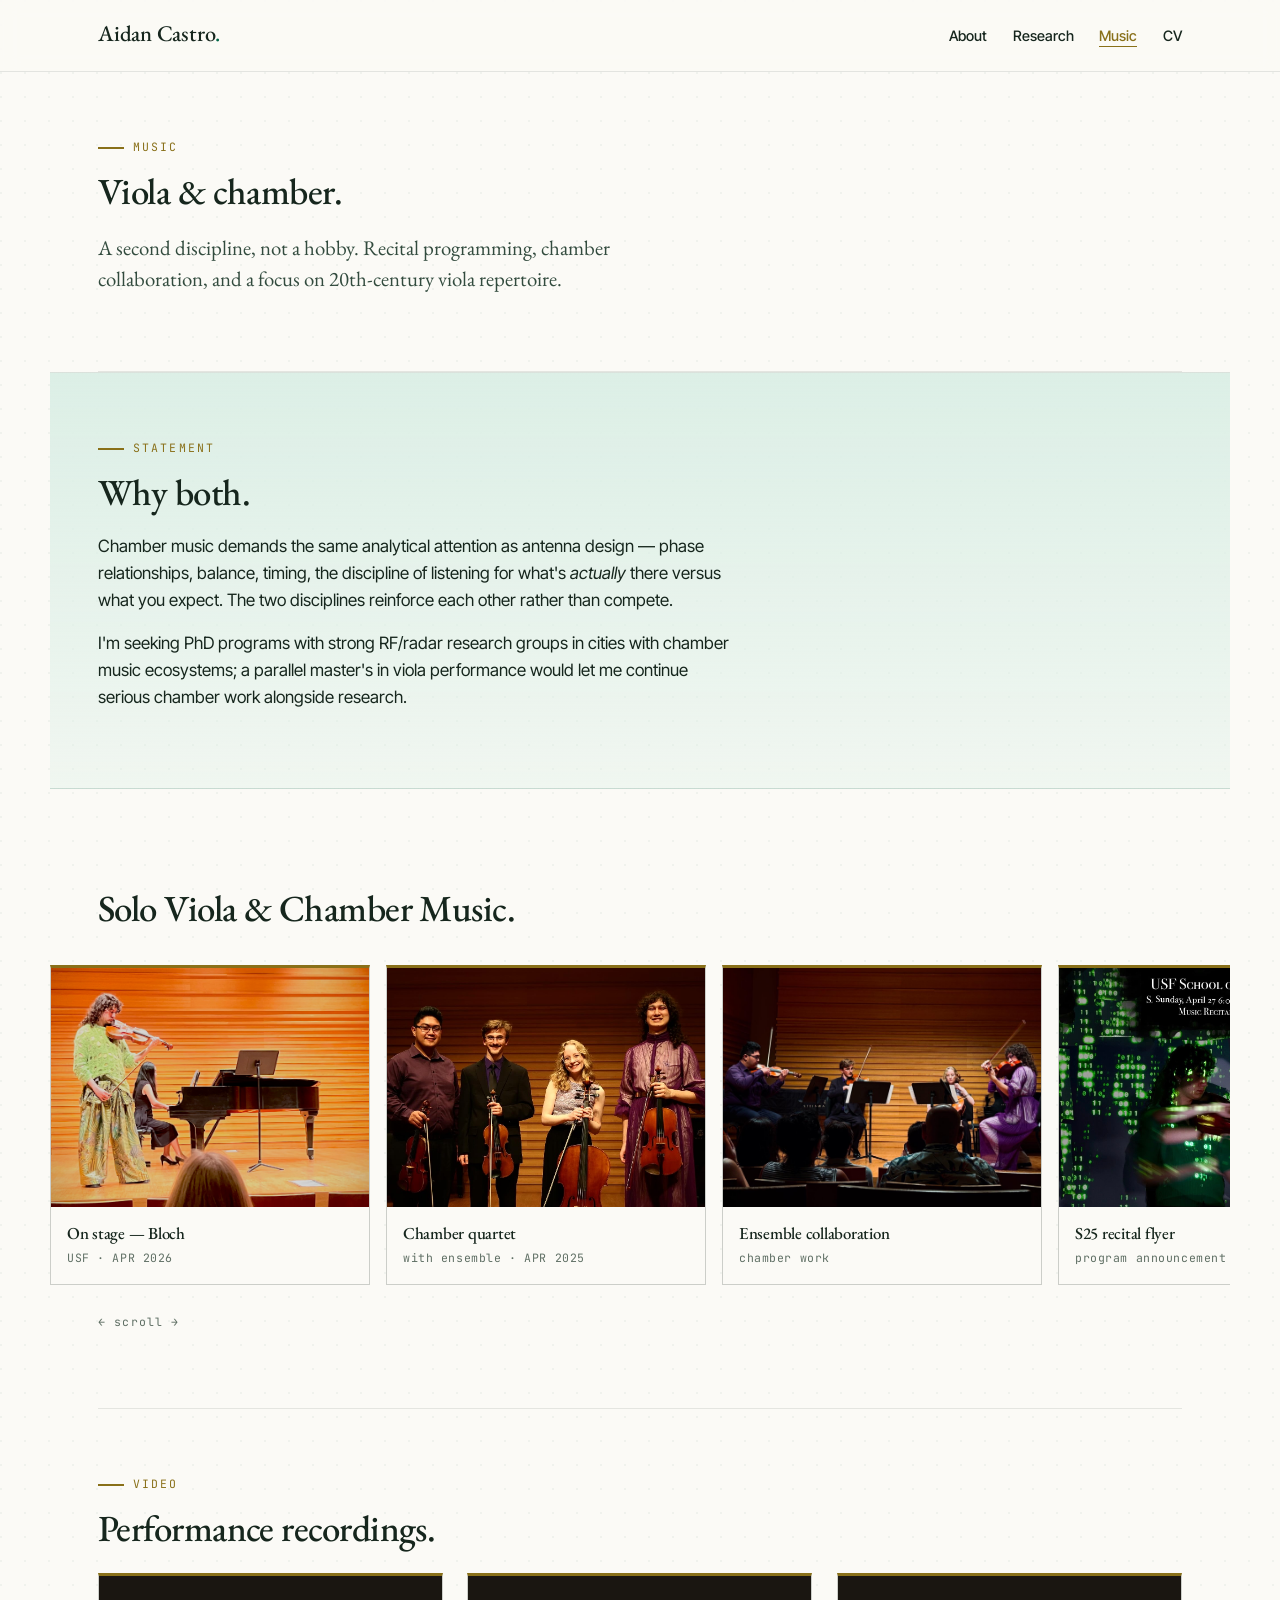
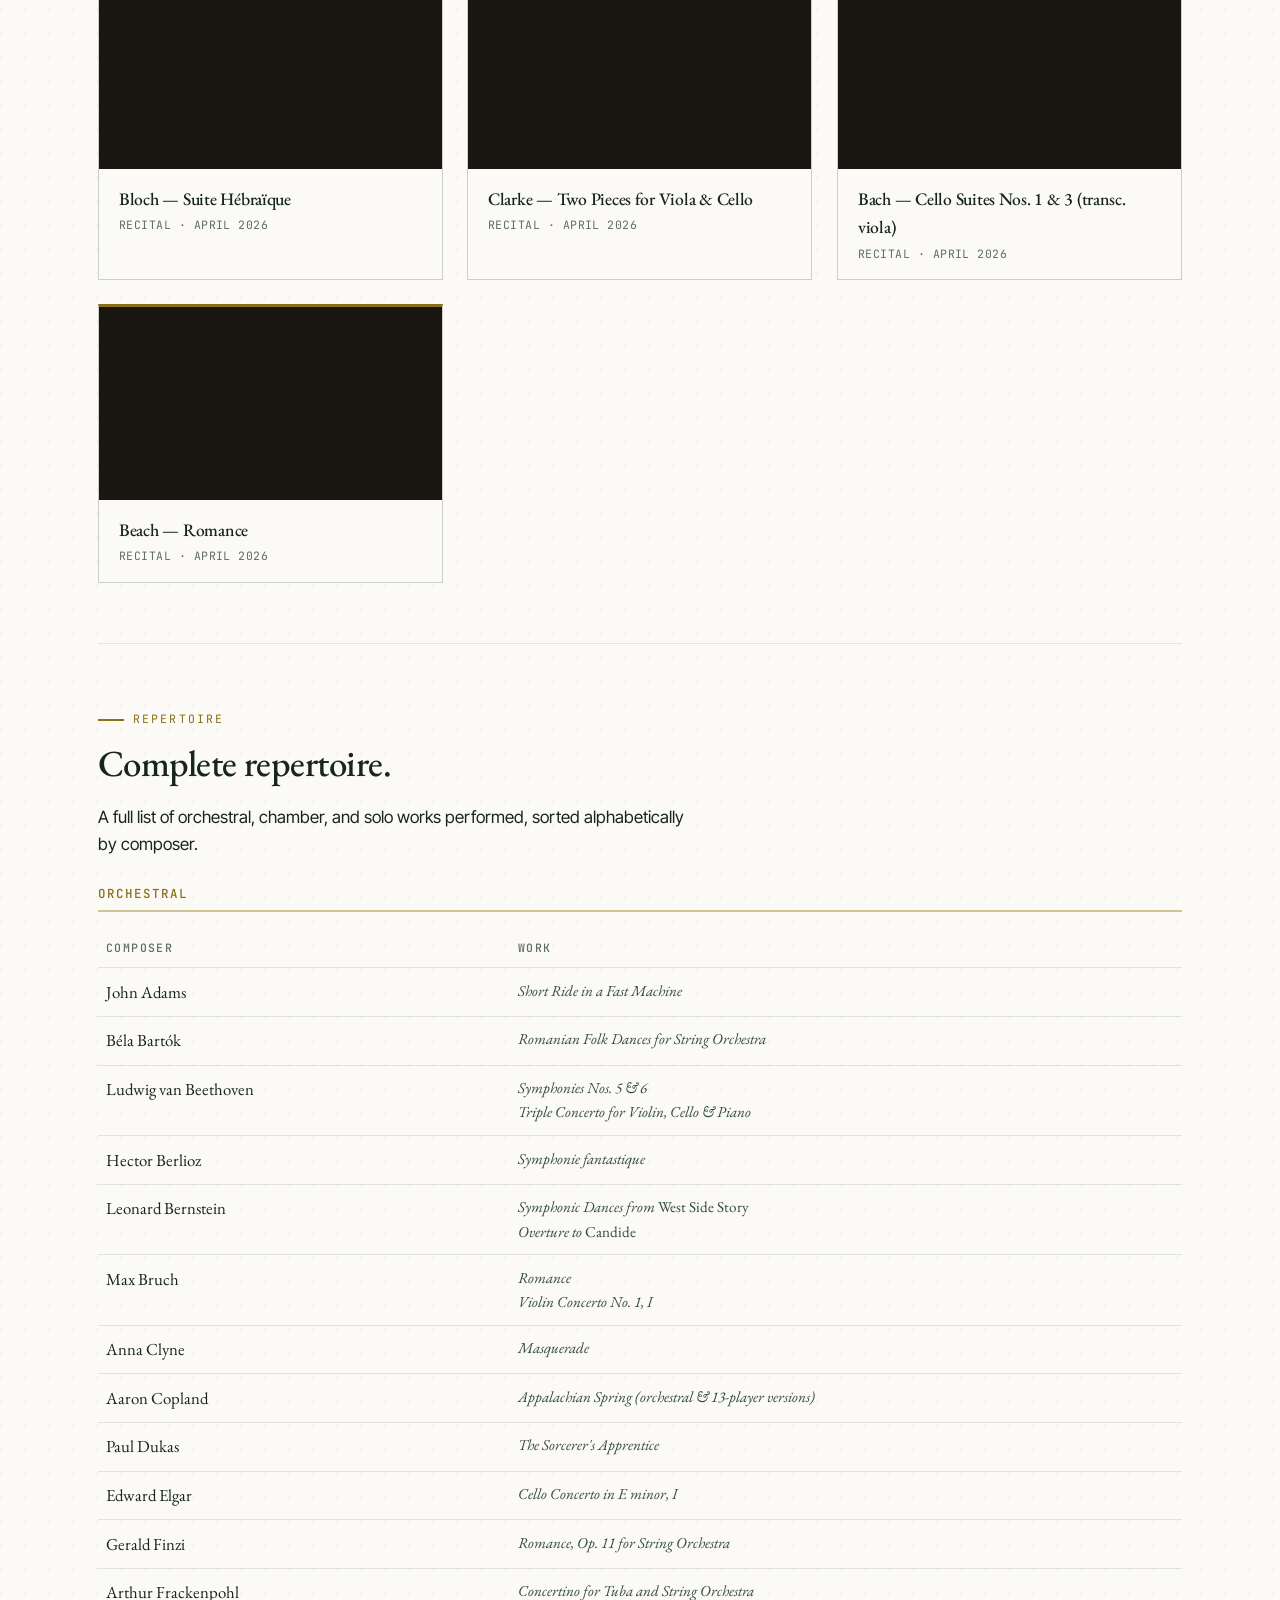
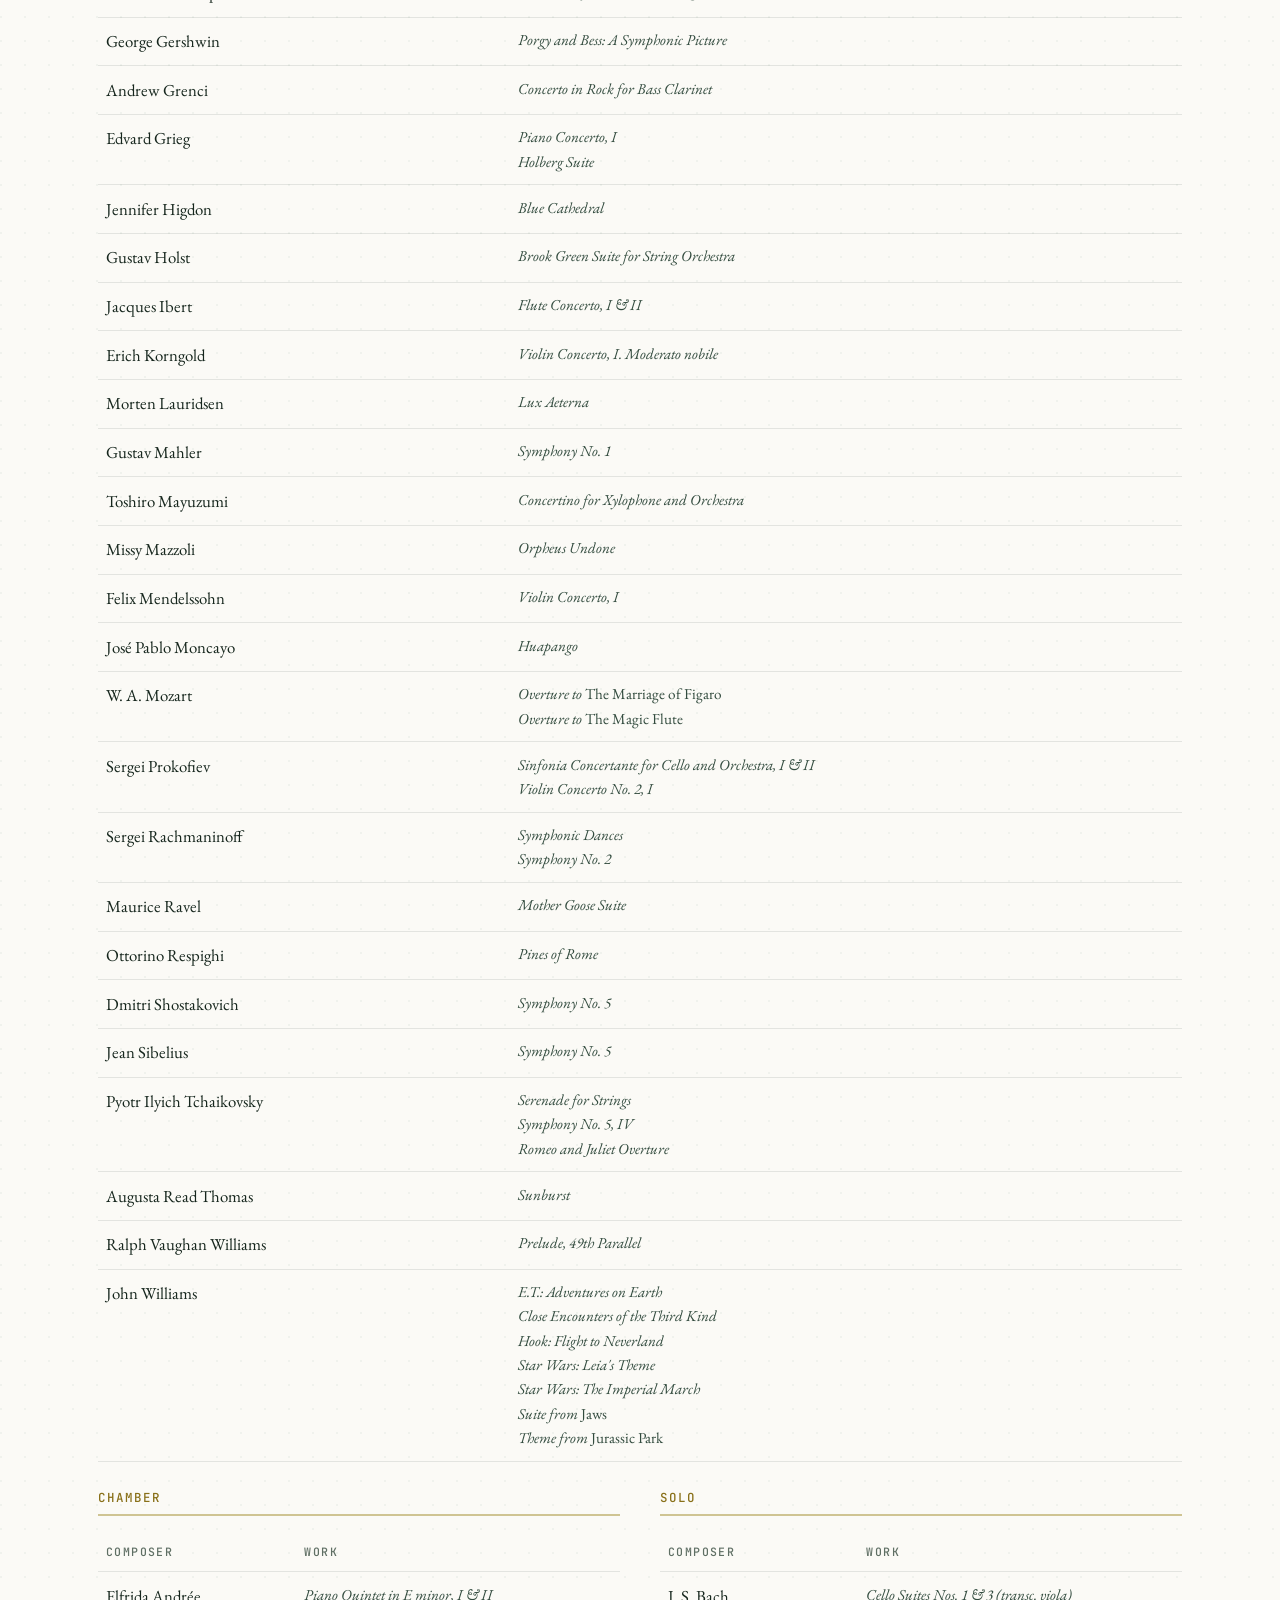
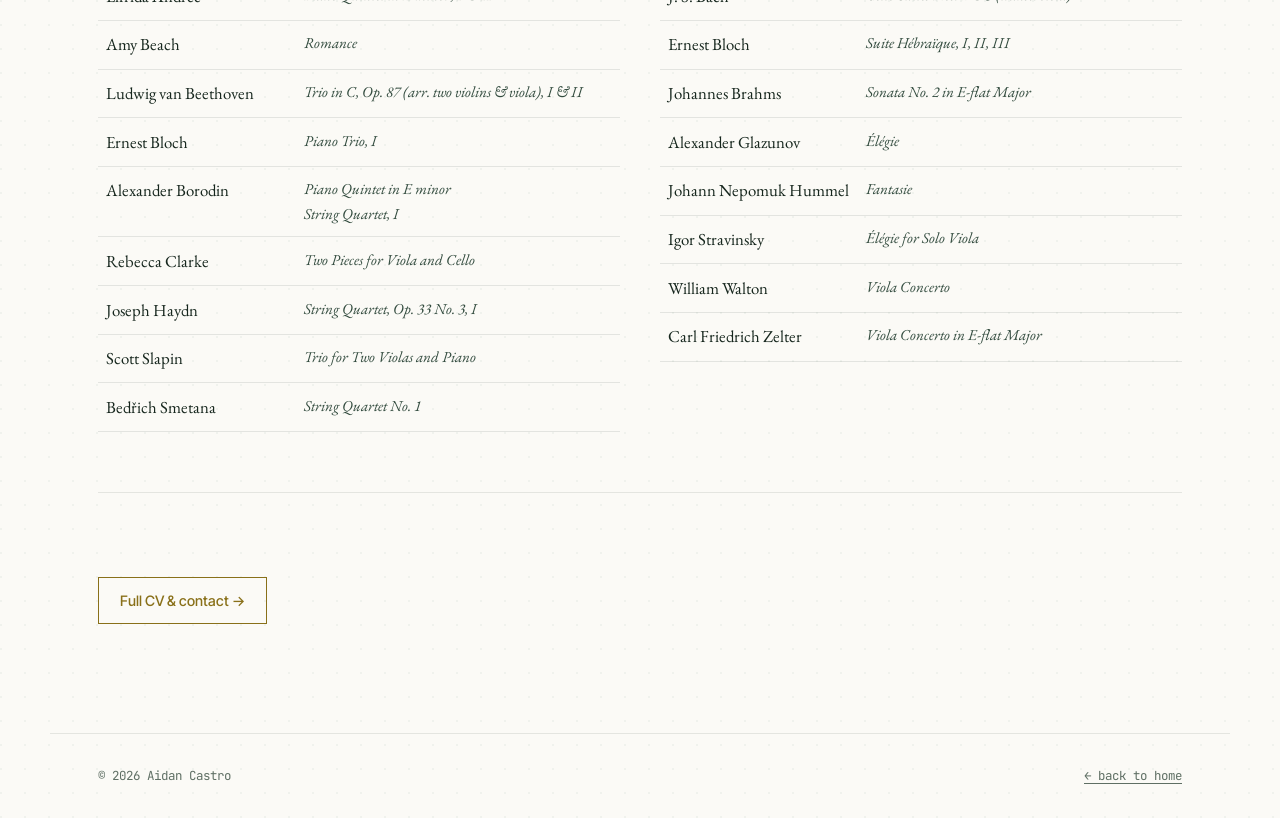
<file: music.html>
<!DOCTYPE html>
<html lang="en">
<head>
<meta charset="UTF-8" />
<meta name="viewport" content="width=device-width, initial-scale=1.0" />
<title>Music — Aidan Castro</title>
<meta name="description" content="Viola, chamber performance, and recital programming." />
<link rel="stylesheet" href="assets/style.css" />
</head>
<body>

<header class="site">
  <nav class="site">
    <a href="index.html" class="brand">Aidan Castro<span class="dot">.</span></a>
    <ul>
      <li><a href="index.html">About</a></li>
      <li><a href="research.html">Research</a></li>
      <li><a href="music.html" class="active music">Music</a></li>
      <li><a href="cv.html">CV</a></li>
    </ul>
  </nav>
</header>

<main>

  <section>
    <span class="eyebrow music">Music</span>
    <h2>Viola &amp; chamber.</h2>
    <p class="lead">A second discipline, not a hobby. Recital programming, chamber collaboration, and a focus on 20th-century viola repertoire.</p>
  </section>

  <section class="band">
    <span class="eyebrow music">Statement</span>
    <h2>Why both.</h2>
    <p style="max-width: 64ch;">Chamber music demands the same analytical attention as antenna design &mdash; phase relationships, balance, timing, the discipline of listening for what's <em>actually</em> there versus what you expect. The two disciplines reinforce each other rather than compete.</p>
    <p style="max-width: 64ch;">I'm seeking PhD programs with strong RF/radar research groups in cities with  chamber music ecosystems; a parallel master's in viola performance would let me continue serious chamber work alongside research.</p>
  </section>

  <section>
    <span class="eyebrow music">Recital photos</span>
    <h2>Solo Viola & Chamber Music.</h2>
    <div class="scroll-strip">
      <div class="scroll-card">
        <div class="photo"><img src="assets/WebsitePhotos/Bloch_S26.jpeg" alt="Bloch performance"></div>
        <div class="caption"><h4>On stage — Bloch</h4><div class="sub">USF · APR 2026</div></div>
      </div>
      <div class="scroll-card">
        <div class="photo"><img src="assets/WebsitePhotos/S25_quartet.jpeg" alt="Quartet performance"></div>
        <div class="caption"><h4>Chamber quartet</h4><div class="sub">with ensemble · APR 2025</div></div>
      </div>
      <div class="scroll-card">
        <div class="photo"><img src="assets/WebsitePhotos/S25_quartet2.jpeg" alt="Quartet performance two"></div>
        <div class="caption"><h4>Ensemble collaboration</h4><div class="sub">chamber work</div></div>
      </div>
      <div class="scroll-card">
        <div class="photo"><img src="assets/WebsitePhotos/S25_flyer.jpeg" alt="S25 recital flyer"></div>
        <div class="caption"><h4>S25 recital flyer</h4><div class="sub">program announcement</div></div>
      </div>
      <div class="scroll-card">
        <div class="photo"><img src="assets/WebsitePhotos/S26_flyer.jpeg" alt="S26 recital flyer"></div>
        <div class="caption"><h4>S26 recital flyer</h4><div class="sub">program announcement</div></div>
      </div>
    </div>
    <p class="scroll-hint">← scroll →</p>
  </section>

  <section>
    <span class="eyebrow music">Video</span>
    <h2>Performance recordings.</h2>
    <div class="media-grid">
      <div class="media-card">
        <div class="frame">
          <iframe src="https://www.youtube.com/embed/j5AaWl_NV-U" title="Bloch — Suite Hébraïque" allow="encrypted-media; fullscreen" allowfullscreen></iframe>
        </div>
        <div class="label">
          <h4>Bloch — Suite Hébraïque</h4>
          <div class="sub">RECITAL · APRIL 2026</div>
        </div>
      </div>
      <div class="media-card">
        <div class="frame"><iframe src="https://www.youtube.com/embed/0Z9EAlPE1AM" title="Clarke Two Pieces" allow="encrypted-media; fullscreen" allowfullscreen></iframe></div>
        <div class="label">
          <h4>Clarke — Two Pieces for Viola &amp; Cello</h4>
          <div class="sub">RECITAL · APRIL 2026</div>
        </div>
      </div>
      <div class="media-card">
        <div class="frame"><iframe src="about:blank" title="Bach Cello Suites" allow="encrypted-media; fullscreen"></iframe></div>
        <div class="label">
          <h4>Bach — Cello Suites Nos. 1 &amp; 3 (transc. viola)</h4>
          <div class="sub">RECITAL · APRIL 2026</div>
        </div>
      </div>
      <div class="media-card">
        <div class="frame"><iframe src="https://www.youtube.com/embed/0jv_TWKzQc8?start=2" title="Amy Beach Romance" allow="encrypted-media; fullscreen" allowfullscreen></iframe></div>
        <div class="label">
          <h4>Beach — Romance</h4>
          <div class="sub">RECITAL · APRIL 2026</div>
        </div>
      </div>
    </div>
  </section>

  <section>
    <span class="eyebrow music">Repertoire</span>
    <h2>Complete repertoire.</h2>
    <p style="max-width: 60ch;">A full list of orchestral, chamber, and solo works performed, sorted alphabetically by composer.</p>

    <div class="rep-block">
      <h3 class="rep-cat">Orchestral</h3>
      <table class="rep-table">
        <thead>
          <tr><th>Composer</th><th>Work</th></tr>
        </thead>
        <tbody>
          <tr><td class="composer">John Adams</td><td class="work">Short Ride in a Fast Machine</td></tr>
          <tr><td class="composer">Béla Bartók</td><td class="work">Romanian Folk Dances for String Orchestra</td></tr>
          <tr><td class="composer">Ludwig van Beethoven</td><td class="work">Symphonies Nos. 5 &amp; 6<br>Triple Concerto for Violin, Cello &amp; Piano</td></tr>
          <tr><td class="composer">Hector Berlioz</td><td class="work">Symphonie fantastique</td></tr>
          <tr><td class="composer">Leonard Bernstein</td><td class="work">Symphonic Dances from <em>West Side Story</em><br>Overture to <em>Candide</em></td></tr>
          <tr><td class="composer">Max Bruch</td><td class="work">Romance<br>Violin Concerto No. 1, I</td></tr>
          <tr><td class="composer">Anna Clyne</td><td class="work">Masquerade</td></tr>
          <tr><td class="composer">Aaron Copland</td><td class="work">Appalachian Spring (orchestral &amp; 13-player versions)</td></tr>
          <tr><td class="composer">Paul Dukas</td><td class="work">The Sorcerer's Apprentice</td></tr>
          <tr><td class="composer">Edward Elgar</td><td class="work">Cello Concerto in E minor, I</td></tr>
          <tr><td class="composer">Gerald Finzi</td><td class="work">Romance, Op. 11 for String Orchestra</td></tr>
          <tr><td class="composer">Arthur Frackenpohl</td><td class="work">Concertino for Tuba and String Orchestra</td></tr>
          <tr><td class="composer">George Gershwin</td><td class="work">Porgy and Bess: A Symphonic Picture</td></tr>
          <tr><td class="composer">Andrew Grenci</td><td class="work">Concerto in Rock for Bass Clarinet</td></tr>
          <tr><td class="composer">Edvard Grieg</td><td class="work">Piano Concerto, I<br>Holberg Suite</td></tr>
          <tr><td class="composer">Jennifer Higdon</td><td class="work">Blue Cathedral</td></tr>
          <tr><td class="composer">Gustav Holst</td><td class="work">Brook Green Suite for String Orchestra</td></tr>
          <tr><td class="composer">Jacques Ibert</td><td class="work">Flute Concerto, I &amp; II</td></tr>
          <tr><td class="composer">Erich Korngold</td><td class="work">Violin Concerto, I. Moderato nobile</td></tr>
          <tr><td class="composer">Morten Lauridsen</td><td class="work">Lux Aeterna</td></tr>
          <tr><td class="composer">Gustav Mahler</td><td class="work">Symphony No. 1</td></tr>
          <tr><td class="composer">Toshiro Mayuzumi</td><td class="work">Concertino for Xylophone and Orchestra</td></tr>
          <tr><td class="composer">Missy Mazzoli</td><td class="work">Orpheus Undone</td></tr>
          <tr><td class="composer">Felix Mendelssohn</td><td class="work">Violin Concerto, I</td></tr>
          <tr><td class="composer">José Pablo Moncayo</td><td class="work">Huapango</td></tr>
          <tr><td class="composer">W. A. Mozart</td><td class="work">Overture to <em>The Marriage of Figaro</em><br>Overture to <em>The Magic Flute</em></td></tr>
          <tr><td class="composer">Sergei Prokofiev</td><td class="work">Sinfonia Concertante for Cello and Orchestra, I &amp; II<br>Violin Concerto No. 2, I</td></tr>
          <tr><td class="composer">Sergei Rachmaninoff</td><td class="work">Symphonic Dances<br>Symphony No. 2</td></tr>
          <tr><td class="composer">Maurice Ravel</td><td class="work">Mother Goose Suite</td></tr>
          <tr><td class="composer">Ottorino Respighi</td><td class="work">Pines of Rome</td></tr>
          <tr><td class="composer">Dmitri Shostakovich</td><td class="work">Symphony No. 5</td></tr>
          <tr><td class="composer">Jean Sibelius</td><td class="work">Symphony No. 5</td></tr>
          <tr><td class="composer">Pyotr Ilyich Tchaikovsky</td><td class="work">Serenade for Strings<br>Symphony No. 5, IV<br>Romeo and Juliet Overture</td></tr>
          <tr><td class="composer">Augusta Read Thomas</td><td class="work">Sunburst</td></tr>
          <tr><td class="composer">Ralph Vaughan Williams</td><td class="work">Prelude, 49th Parallel</td></tr>
          <tr><td class="composer">John Williams</td><td class="work">E.T.: Adventures on Earth<br>Close Encounters of the Third Kind<br>Hook: Flight to Neverland<br>Star Wars: Leia's Theme<br>Star Wars: The Imperial March<br>Suite from <em>Jaws</em><br>Theme from <em>Jurassic Park</em></td></tr>
        </tbody>
      </table>
    </div>

    <div class="rep-cols">
      <div class="rep-block">
        <h3 class="rep-cat">Chamber</h3>
        <table class="rep-table">
          <thead>
            <tr><th>Composer</th><th>Work</th></tr>
          </thead>
          <tbody>
            <tr><td class="composer">Elfrida Andrée</td><td class="work">Piano Quintet in E minor, I &amp; II</td></tr>
            <tr><td class="composer">Amy Beach</td><td class="work">Romance</td></tr>
            <tr><td class="composer">Ludwig van Beethoven</td><td class="work">Trio in C, Op. 87 (arr. two violins &amp; viola), I &amp; II</td></tr>
            <tr><td class="composer">Ernest Bloch</td><td class="work">Piano Trio, I</td></tr>
            <tr><td class="composer">Alexander Borodin</td><td class="work">Piano Quintet in E minor<br>String Quartet, I</td></tr>
            <tr><td class="composer">Rebecca Clarke</td><td class="work">Two Pieces for Viola and Cello</td></tr>
            <tr><td class="composer">Joseph Haydn</td><td class="work">String Quartet, Op. 33 No. 3, I</td></tr>
            <tr><td class="composer">Scott Slapin</td><td class="work">Trio for Two Violas and Piano</td></tr>
            <tr><td class="composer">Bedřich Smetana</td><td class="work">String Quartet No. 1</td></tr>
          </tbody>
        </table>
      </div>

      <div class="rep-block">
        <h3 class="rep-cat">Solo</h3>
        <table class="rep-table">
          <thead>
            <tr><th>Composer</th><th>Work</th></tr>
          </thead>
          <tbody>
            <tr><td class="composer">J. S. Bach</td><td class="work">Cello Suites Nos. 1 &amp; 3 (transc. viola)</td></tr>
            <tr><td class="composer">Ernest Bloch</td><td class="work">Suite Hébraïque, I, II, III</td></tr>
            <tr><td class="composer">Johannes Brahms</td><td class="work">Sonata No. 2 in E-flat Major</td></tr>
            <tr><td class="composer">Alexander Glazunov</td><td class="work">Élégie</td></tr>
            <tr><td class="composer">Johann Nepomuk Hummel</td><td class="work">Fantasie</td></tr>
            <tr><td class="composer">Igor Stravinsky</td><td class="work">Élégie for Solo Viola</td></tr>
            <tr><td class="composer">William Walton</td><td class="work">Viola Concerto</td></tr>
            <tr><td class="composer">Carl Friedrich Zelter</td><td class="work">Viola Concerto in E-flat Major</td></tr>
          </tbody>
        </table>
      </div>
    </div>
  </section>

  <section>
    <div class="cta-row">
      <a href="cv.html" class="btn burgundy">Full CV &amp; contact →</a>
    </div>
  </section>

</main>

<footer class="site">
  <span>© 2026 Aidan Castro</span>
  <span><a href="index.html" style="color:inherit;">← back to home</a></span>
</footer>

<script src="assets/flow.js"></script>
</body>
</html>
</file>
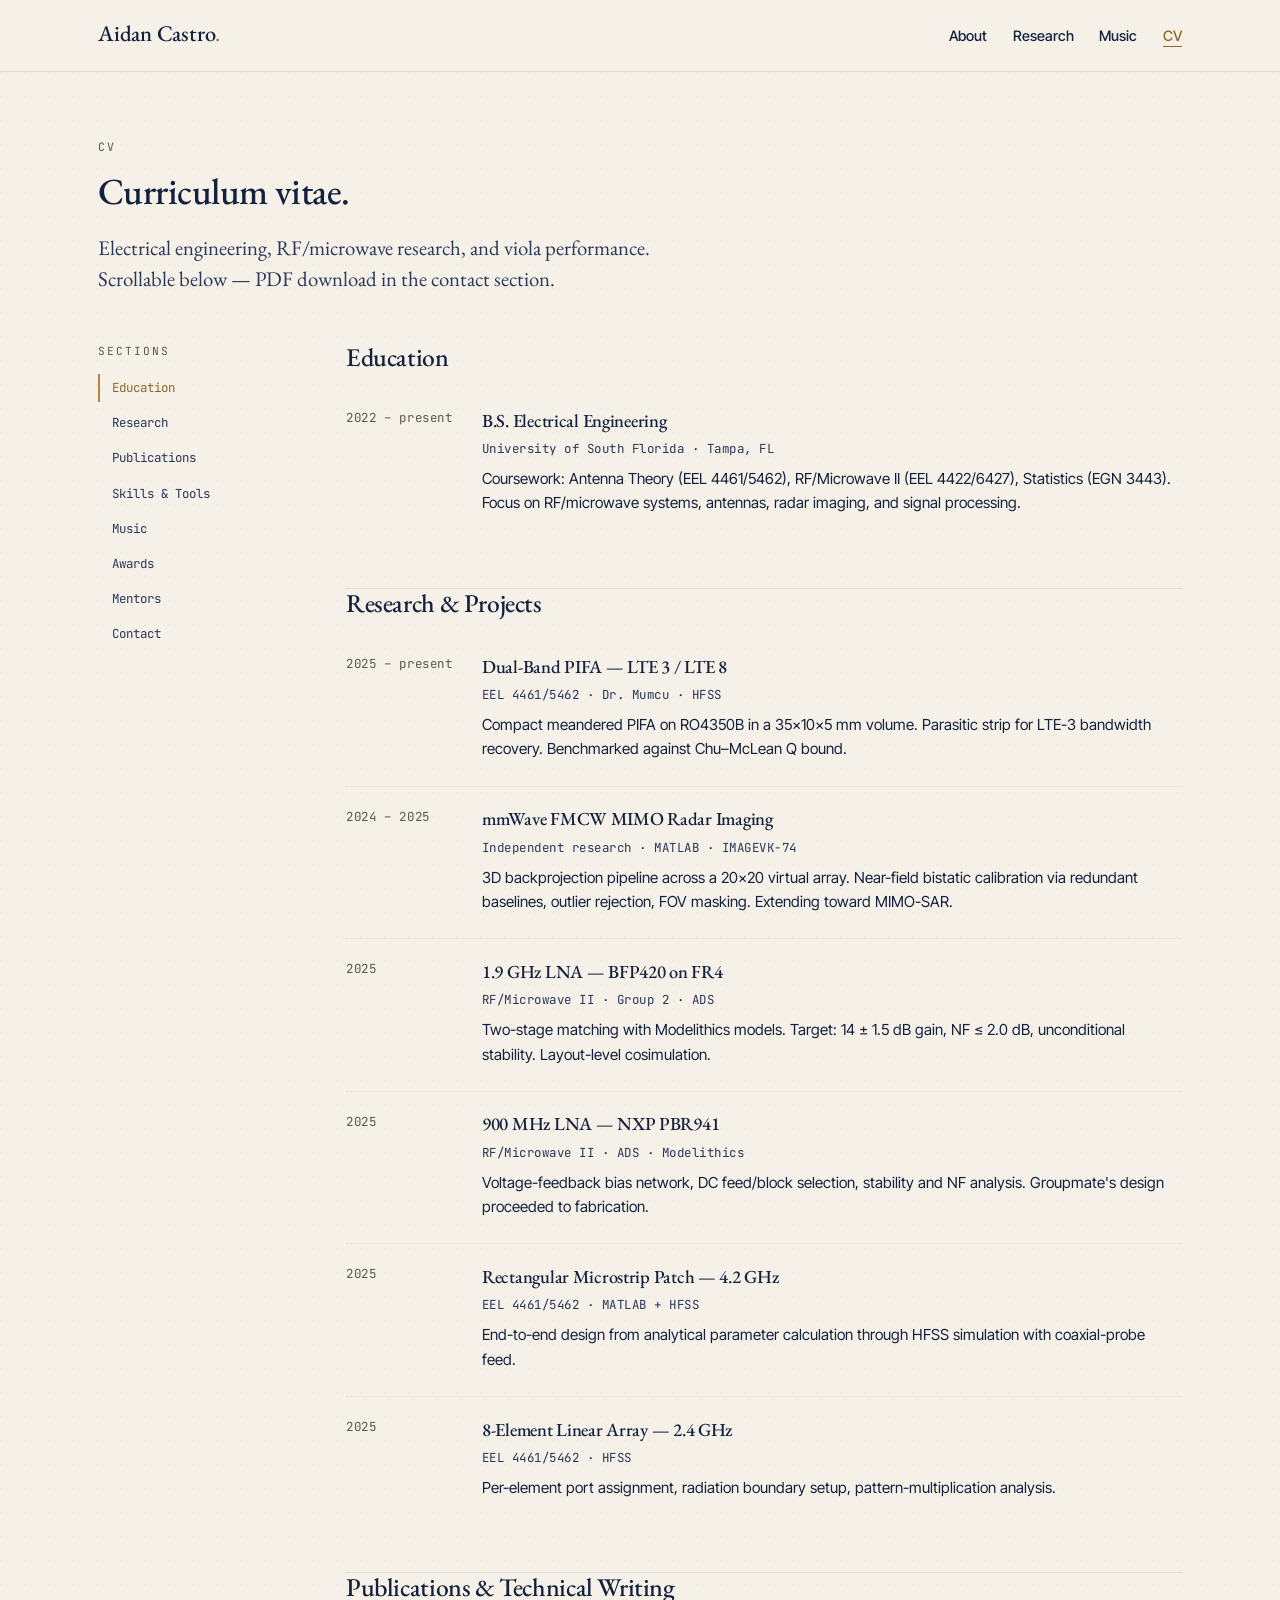
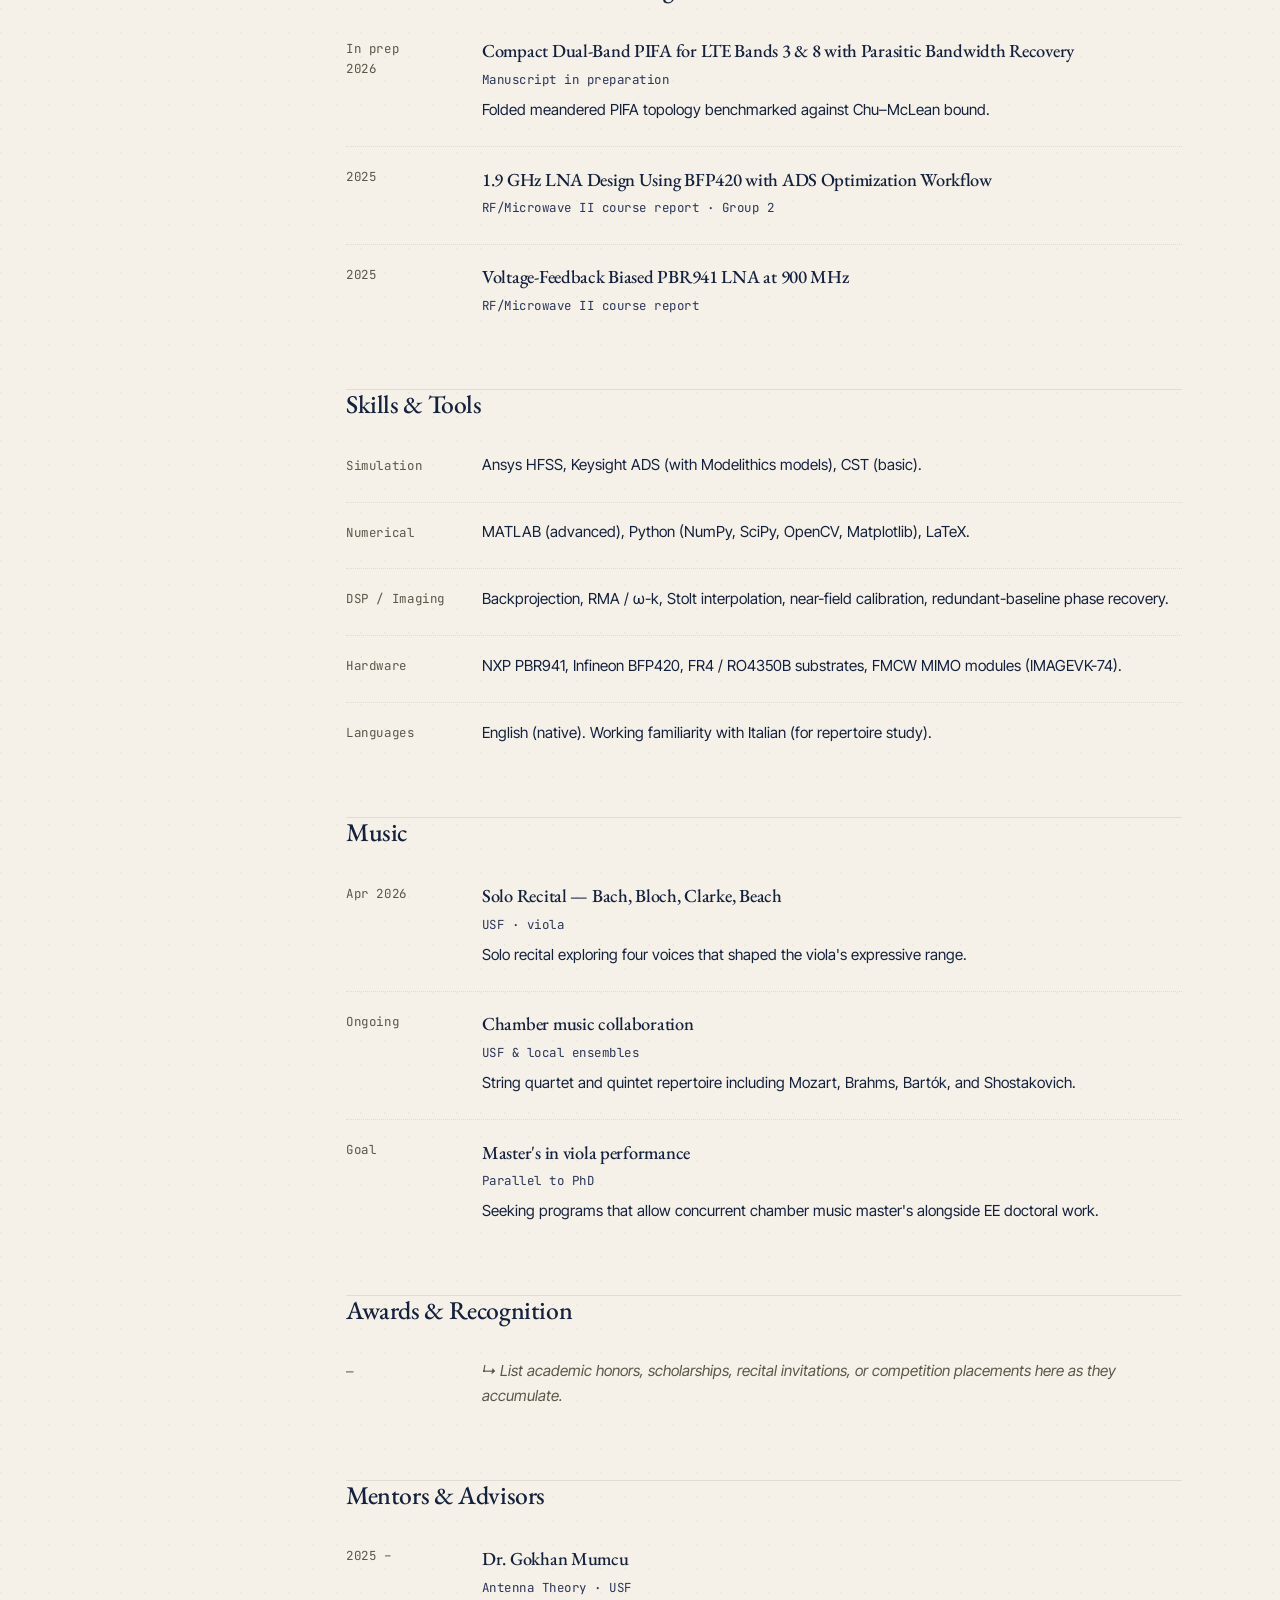
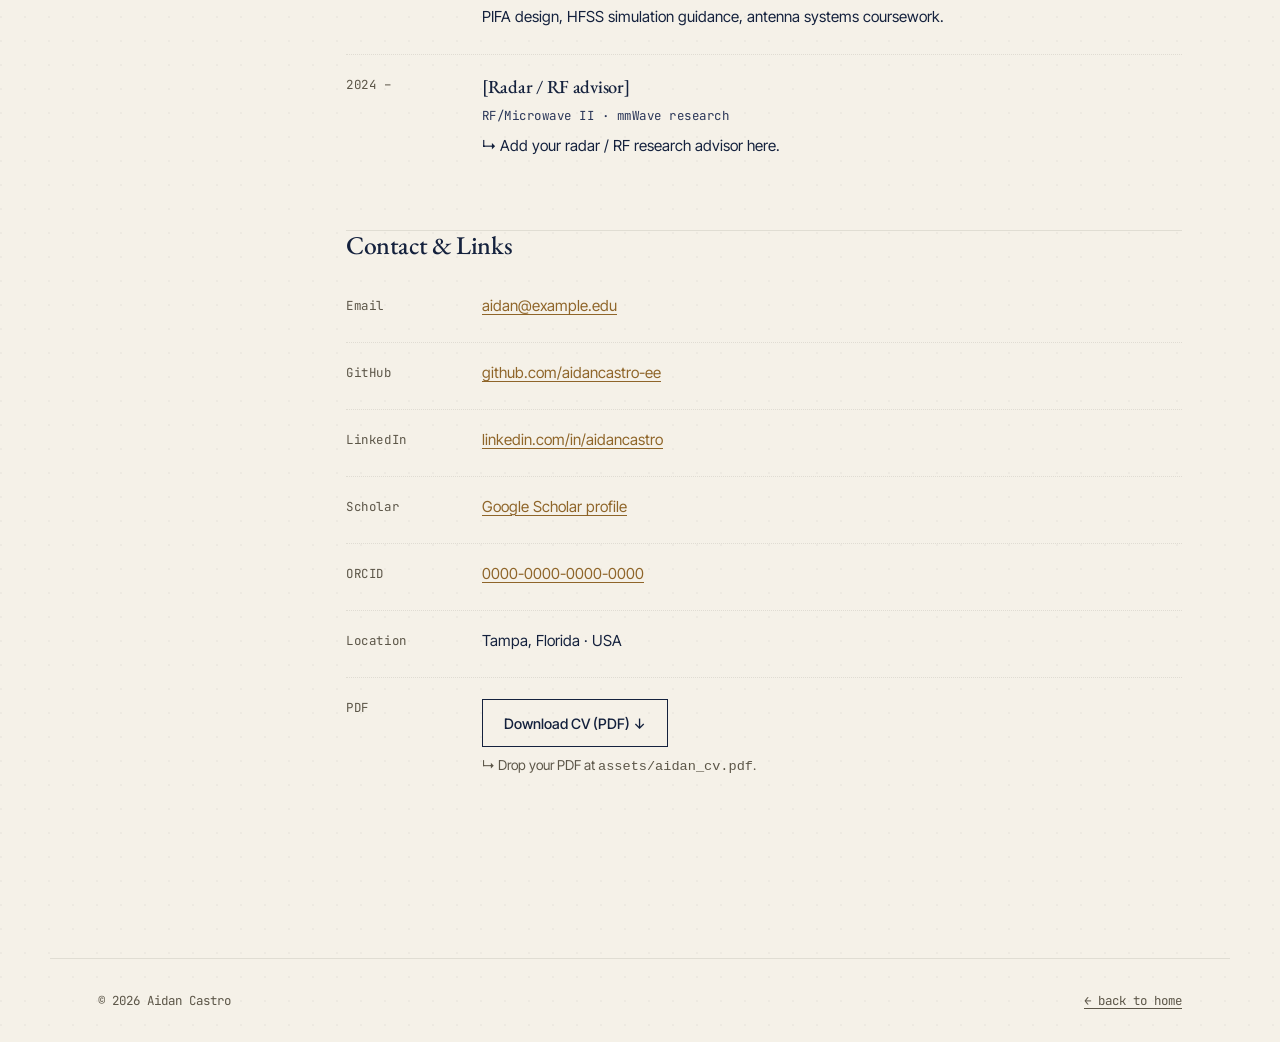
<file: files (1)/site_v2/site_v2/cv.html>
<!DOCTYPE html>
<html lang="en">
<head>
<meta charset="UTF-8" />
<meta name="viewport" content="width=device-width, initial-scale=1.0" />
<title>CV — Aidan Castro</title>
<meta name="description" content="Scrollable CV for Aidan Castro — electrical engineering, RF/microwave research, viola performance." />
<link rel="stylesheet" href="assets/style.css" />
</head>
<body>

<header class="site">
  <nav class="site">
    <a href="index.html" class="brand">Aidan Castro<span class="dot">.</span></a>
    <ul>
      <li><a href="index.html">About</a></li>
      <li><a href="research.html">Research</a></li>
      <li><a href="music.html">Music</a></li>
      <li><a href="cv.html" class="active">CV</a></li>
    </ul>
  </nav>
</header>

<main>

  <section style="border-bottom: none; padding-bottom: 1rem;">
    <span class="eyebrow">CV</span>
    <h2>Curriculum vitae.</h2>
    <p class="lead">Electrical engineering, RF/microwave research, and viola performance. Scrollable below — PDF download in the contact section.</p>
  </section>

  <section style="padding-top: 0; border-bottom: none;">
    <div class="cv-layout">

      <!-- Sticky left nav -->
      <aside class="cv-nav">
        <div class="label">Sections</div>
        <ul>
          <li><a href="#education" class="active">Education</a></li>
          <li><a href="#research">Research</a></li>
          <li><a href="#publications">Publications</a></li>
          <li><a href="#skills">Skills &amp; Tools</a></li>
          <li><a href="#music">Music</a></li>
          <li><a href="#awards">Awards</a></li>
          <li><a href="#mentors">Mentors</a></li>
          <li><a href="#contact">Contact</a></li>
        </ul>
      </aside>

      <!-- Scrolling content -->
      <div class="cv-content">

        <section id="education">
          <h2>Education</h2>
          <div class="cv-item">
            <div class="when">2022 – present</div>
            <div>
              <h4>B.S. Electrical Engineering</h4>
              <div class="where">University of South Florida · Tampa, FL</div>
              <p>Coursework: Antenna Theory (EEL 4461/5462), RF/Microwave II (EEL 4422/6427), Statistics (EGN 3443). Focus on RF/microwave systems, antennas, radar imaging, and signal processing.</p>
            </div>
          </div>
        </section>

        <section id="research">
          <h2>Research &amp; Projects</h2>
          <div class="cv-item">
            <div class="when">2025 – present</div>
            <div>
              <h4>Dual-Band PIFA — LTE 3 / LTE 8</h4>
              <div class="where">EEL 4461/5462 · Dr. Mumcu · HFSS</div>
              <p>Compact meandered PIFA on RO4350B in a 35×10×5 mm volume. Parasitic strip for LTE-3 bandwidth recovery. Benchmarked against Chu&ndash;McLean Q bound.</p>
            </div>
          </div>
          <div class="cv-item">
            <div class="when">2024 – 2025</div>
            <div>
              <h4>mmWave FMCW MIMO Radar Imaging</h4>
              <div class="where">Independent research · MATLAB · IMAGEVK-74</div>
              <p>3D backprojection pipeline across a 20×20 virtual array. Near-field bistatic calibration via redundant baselines, outlier rejection, FOV masking. Extending toward MIMO-SAR.</p>
            </div>
          </div>
          <div class="cv-item">
            <div class="when">2025</div>
            <div>
              <h4>1.9 GHz LNA — BFP420 on FR4</h4>
              <div class="where">RF/Microwave II · Group 2 · ADS</div>
              <p>Two-stage matching with Modelithics models. Target: 14 ± 1.5 dB gain, NF ≤ 2.0 dB, unconditional stability. Layout-level cosimulation.</p>
            </div>
          </div>
          <div class="cv-item">
            <div class="when">2025</div>
            <div>
              <h4>900 MHz LNA — NXP PBR941</h4>
              <div class="where">RF/Microwave II · ADS · Modelithics</div>
              <p>Voltage-feedback bias network, DC feed/block selection, stability and NF analysis. Groupmate's design proceeded to fabrication.</p>
            </div>
          </div>
          <div class="cv-item">
            <div class="when">2025</div>
            <div>
              <h4>Rectangular Microstrip Patch — 4.2 GHz</h4>
              <div class="where">EEL 4461/5462 · MATLAB + HFSS</div>
              <p>End-to-end design from analytical parameter calculation through HFSS simulation with coaxial-probe feed.</p>
            </div>
          </div>
          <div class="cv-item">
            <div class="when">2025</div>
            <div>
              <h4>8-Element Linear Array — 2.4 GHz</h4>
              <div class="where">EEL 4461/5462 · HFSS</div>
              <p>Per-element port assignment, radiation boundary setup, pattern-multiplication analysis.</p>
            </div>
          </div>
        </section>

        <section id="publications">
          <h2>Publications &amp; Technical Writing</h2>
          <div class="cv-item">
            <div class="when">In prep<br>2026</div>
            <div>
              <h4>Compact Dual-Band PIFA for LTE Bands 3 &amp; 8 with Parasitic Bandwidth Recovery</h4>
              <div class="where">Manuscript in preparation</div>
              <p>Folded meandered PIFA topology benchmarked against Chu&ndash;McLean bound.</p>
            </div>
          </div>
          <div class="cv-item">
            <div class="when">2025</div>
            <div>
              <h4>1.9 GHz LNA Design Using BFP420 with ADS Optimization Workflow</h4>
              <div class="where">RF/Microwave II course report · Group 2</div>
            </div>
          </div>
          <div class="cv-item">
            <div class="when">2025</div>
            <div>
              <h4>Voltage-Feedback Biased PBR941 LNA at 900 MHz</h4>
              <div class="where">RF/Microwave II course report</div>
            </div>
          </div>
        </section>

        <section id="skills">
          <h2>Skills &amp; Tools</h2>
          <div class="cv-item">
            <div class="when">Simulation</div>
            <div><p>Ansys HFSS, Keysight ADS (with Modelithics models), CST (basic).</p></div>
          </div>
          <div class="cv-item">
            <div class="when">Numerical</div>
            <div><p>MATLAB (advanced), Python (NumPy, SciPy, OpenCV, Matplotlib), LaTeX.</p></div>
          </div>
          <div class="cv-item">
            <div class="when">DSP / Imaging</div>
            <div><p>Backprojection, RMA / ω-k, Stolt interpolation, near-field calibration, redundant-baseline phase recovery.</p></div>
          </div>
          <div class="cv-item">
            <div class="when">Hardware</div>
            <div><p>NXP PBR941, Infineon BFP420, FR4 / RO4350B substrates, FMCW MIMO modules (IMAGEVK-74).</p></div>
          </div>
          <div class="cv-item">
            <div class="when">Languages</div>
            <div><p>English (native). Working familiarity with Italian (for repertoire study).</p></div>
          </div>
        </section>

        <section id="music">
          <h2>Music</h2>
          <div class="cv-item">
            <div class="when">Apr 2026</div>
            <div>
              <h4>Solo Recital — Bach, Bloch, Clarke, Beach</h4>
              <div class="where">USF · viola</div>
              <p>Solo recital exploring four voices that shaped the viola's expressive range.</p>
            </div>
          </div>
          <div class="cv-item">
            <div class="when">Ongoing</div>
            <div>
              <h4>Chamber music collaboration</h4>
              <div class="where">USF &amp; local ensembles</div>
              <p>String quartet and quintet repertoire including Mozart, Brahms, Bartók, and Shostakovich.</p>
            </div>
          </div>
          <div class="cv-item">
            <div class="when">Goal</div>
            <div>
              <h4>Master's in viola performance</h4>
              <div class="where">Parallel to PhD</div>
              <p>Seeking programs that allow concurrent chamber music master's alongside EE doctoral work.</p>
            </div>
          </div>
        </section>

        <section id="awards">
          <h2>Awards &amp; Recognition</h2>
          <div class="cv-item">
            <div class="when">—</div>
            <div>
              <p style="color: var(--ink-mute); font-style: italic;">↳ List academic honors, scholarships, recital invitations, or competition placements here as they accumulate.</p>
            </div>
          </div>
        </section>

        <section id="mentors">
          <h2>Mentors &amp; Advisors</h2>
          <div class="cv-item">
            <div class="when">2025 –</div>
            <div>
              <h4>Dr. Gokhan Mumcu</h4>
              <div class="where">Antenna Theory · USF</div>
              <p>PIFA design, HFSS simulation guidance, antenna systems coursework.</p>
            </div>
          </div>
          <div class="cv-item">
            <div class="when">2024 –</div>
            <div>
              <h4>[Radar / RF advisor]</h4>
              <div class="where">RF/Microwave II · mmWave research</div>
              <p>↳ Add your radar / RF research advisor here.</p>
            </div>
          </div>
        </section>

        <section id="contact">
          <h2>Contact &amp; Links</h2>
          <div class="cv-item">
            <div class="when">Email</div>
            <div><p><a href="mailto:aidan@example.edu">aidan@example.edu</a></p></div>
          </div>
          <div class="cv-item">
            <div class="when">GitHub</div>
            <div><p><a href="https://github.com/aidancastro-ee">github.com/aidancastro-ee</a></p></div>
          </div>
          <div class="cv-item">
            <div class="when">LinkedIn</div>
            <div><p><a href="https://linkedin.com/in/aidancastro">linkedin.com/in/aidancastro</a></p></div>
          </div>
          <div class="cv-item">
            <div class="when">Scholar</div>
            <div><p><a href="https://scholar.google.com/">Google Scholar profile</a></p></div>
          </div>
          <div class="cv-item">
            <div class="when">ORCID</div>
            <div><p><a href="https://orcid.org/">0000-0000-0000-0000</a></p></div>
          </div>
          <div class="cv-item">
            <div class="when">Location</div>
            <div><p>Tampa, Florida · USA</p></div>
          </div>
          <div class="cv-item">
            <div class="when">PDF</div>
            <div>
              <p><a href="assets/aidan_cv.pdf" class="btn ink" style="margin-top:0.25rem;">Download CV (PDF) ↓</a></p>
              <p style="margin-top:0.5rem; color: var(--ink-mute); font-size: 0.85rem;">↳ Drop your PDF at <code>assets/aidan_cv.pdf</code>.</p>
            </div>
          </div>
        </section>

      </div>
    </div>
  </section>

</main>

<footer class="site">
  <span>© 2026 Aidan Castro</span>
  <span><a href="index.html" style="color:inherit;">← back to home</a></span>
</footer>

<!-- Sticky-nav active-section highlighting -->
<script>
(function() {
  const links = document.querySelectorAll('.cv-nav a');
  const sections = Array.from(links).map(a => document.querySelector(a.getAttribute('href'))).filter(Boolean);
  function onScroll() {
    let activeIdx = 0;
    const offset = 120;
    for (let i = 0; i < sections.length; i++) {
      if (sections[i].getBoundingClientRect().top - offset <= 0) activeIdx = i;
    }
    links.forEach((a, i) => a.classList.toggle('active', i === activeIdx));
  }
  window.addEventListener('scroll', onScroll, { passive: true });
  onScroll();
})();
</script>

</body>
</html>
</file>
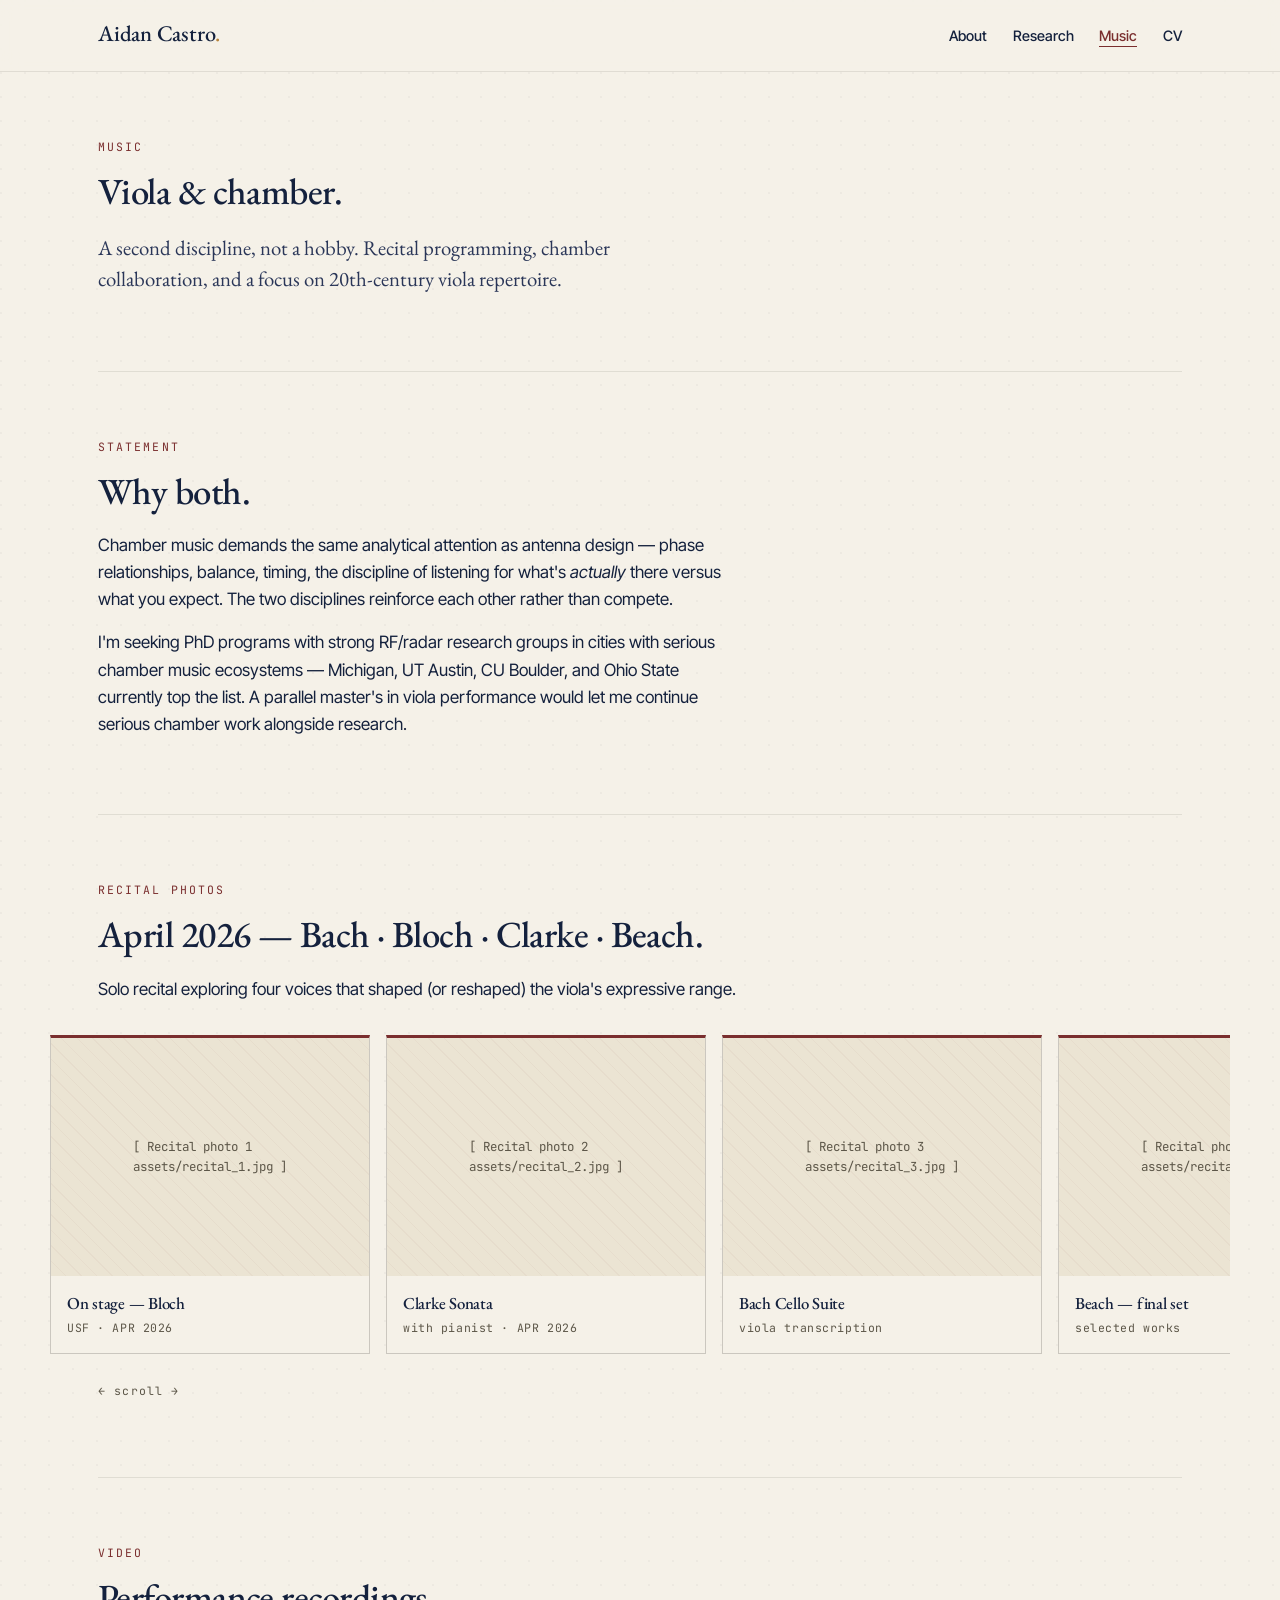
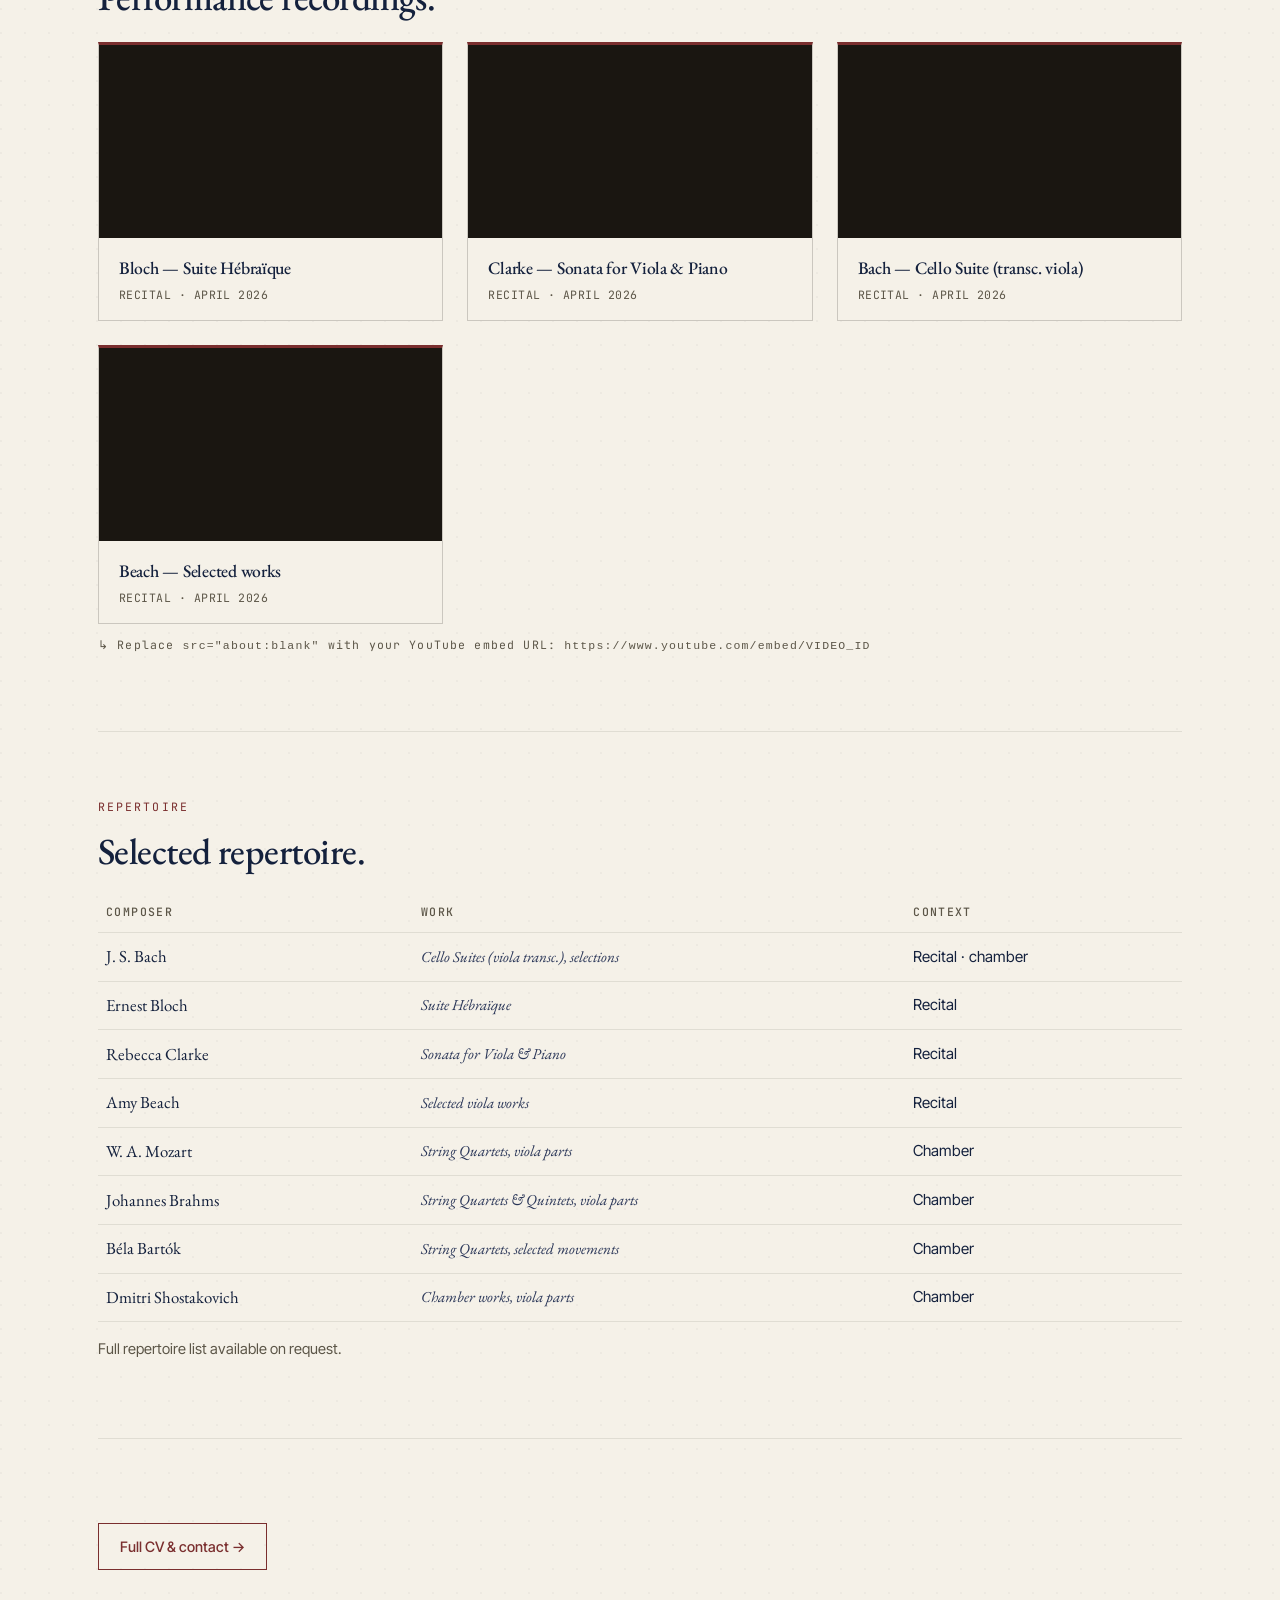
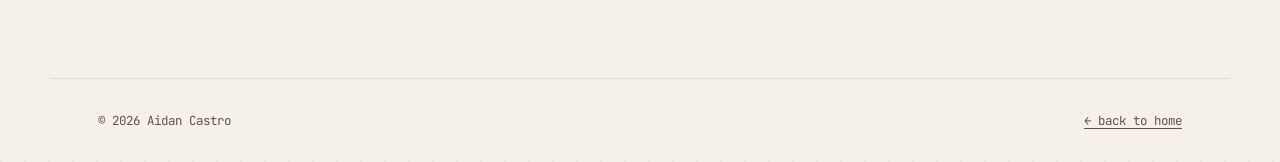
<file: files (1)/site_v2/site_v2/music.html>
<!DOCTYPE html>
<html lang="en">
<head>
<meta charset="UTF-8" />
<meta name="viewport" content="width=device-width, initial-scale=1.0" />
<title>Music — Aidan Castro</title>
<meta name="description" content="Viola, chamber performance, and recital programming." />
<link rel="stylesheet" href="assets/style.css" />
</head>
<body>

<header class="site">
  <nav class="site">
    <a href="index.html" class="brand">Aidan Castro<span class="dot">.</span></a>
    <ul>
      <li><a href="index.html">About</a></li>
      <li><a href="research.html">Research</a></li>
      <li><a href="music.html" class="active music">Music</a></li>
      <li><a href="cv.html">CV</a></li>
    </ul>
  </nav>
</header>

<main>

  <section>
    <span class="eyebrow music">Music</span>
    <h2>Viola &amp; chamber.</h2>
    <p class="lead">A second discipline, not a hobby. Recital programming, chamber collaboration, and a focus on 20th-century viola repertoire.</p>
  </section>

  <section>
    <span class="eyebrow music">Statement</span>
    <h2>Why both.</h2>
    <p style="max-width: 64ch;">Chamber music demands the same analytical attention as antenna design &mdash; phase relationships, balance, timing, the discipline of listening for what's <em>actually</em> there versus what you expect. The two disciplines reinforce each other rather than compete.</p>
    <p style="max-width: 64ch;">I'm seeking PhD programs with strong RF/radar research groups in cities with serious chamber music ecosystems &mdash; Michigan, UT Austin, CU Boulder, and Ohio State currently top the list. A parallel master's in viola performance would let me continue serious chamber work alongside research.</p>
  </section>

  <section>
    <span class="eyebrow music">Recital photos</span>
    <h2>April 2026 — Bach · Bloch · Clarke · Beach.</h2>
    <p>Solo recital exploring four voices that shaped (or reshaped) the viola's expressive range.</p>
    <div class="scroll-strip">
      <div class="scroll-card">
        <div class="photo"><div class="placeholder">[ Recital photo 1<br>assets/recital_1.jpg ]</div></div>
        <div class="caption"><h4>On stage — Bloch</h4><div class="sub">USF · APR 2026</div></div>
      </div>
      <div class="scroll-card">
        <div class="photo"><div class="placeholder">[ Recital photo 2<br>assets/recital_2.jpg ]</div></div>
        <div class="caption"><h4>Clarke Sonata</h4><div class="sub">with pianist · APR 2026</div></div>
      </div>
      <div class="scroll-card">
        <div class="photo"><div class="placeholder">[ Recital photo 3<br>assets/recital_3.jpg ]</div></div>
        <div class="caption"><h4>Bach Cello Suite</h4><div class="sub">viola transcription</div></div>
      </div>
      <div class="scroll-card">
        <div class="photo"><div class="placeholder">[ Recital photo 4<br>assets/recital_4.jpg ]</div></div>
        <div class="caption"><h4>Beach — final set</h4><div class="sub">selected works</div></div>
      </div>
      <div class="scroll-card">
        <div class="photo"><div class="placeholder">[ Recital photo 5<br>assets/recital_5.jpg ]</div></div>
        <div class="caption"><h4>Program insert</h4><div class="sub">notes &amp; translations</div></div>
      </div>
      <div class="scroll-card">
        <div class="photo"><div class="placeholder">[ Chamber rehearsal<br>assets/chamber_1.jpg ]</div></div>
        <div class="caption"><h4>Chamber rehearsal</h4><div class="sub">2026</div></div>
      </div>
    </div>
    <p class="scroll-hint">← scroll →</p>
  </section>

  <section>
    <span class="eyebrow music">Video</span>
    <h2>Performance recordings.</h2>
    <div class="media-grid">
      <div class="media-card">
        <div class="frame">
          <!-- Replace src with: https://www.youtube.com/embed/VIDEO_ID -->
          <iframe src="about:blank" title="Bloch — Suite Hébraïque" allow="encrypted-media; fullscreen"></iframe>
        </div>
        <div class="label">
          <h4>Bloch — Suite Hébraïque</h4>
          <div class="sub">RECITAL · APRIL 2026</div>
        </div>
      </div>
      <div class="media-card">
        <div class="frame"><iframe src="about:blank" title="Clarke Sonata" allow="encrypted-media; fullscreen"></iframe></div>
        <div class="label">
          <h4>Clarke — Sonata for Viola &amp; Piano</h4>
          <div class="sub">RECITAL · APRIL 2026</div>
        </div>
      </div>
      <div class="media-card">
        <div class="frame"><iframe src="about:blank" title="Bach Cello Suite" allow="encrypted-media; fullscreen"></iframe></div>
        <div class="label">
          <h4>Bach — Cello Suite (transc. viola)</h4>
          <div class="sub">RECITAL · APRIL 2026</div>
        </div>
      </div>
      <div class="media-card">
        <div class="frame"><iframe src="about:blank" title="Amy Beach" allow="encrypted-media; fullscreen"></iframe></div>
        <div class="label">
          <h4>Beach — Selected works</h4>
          <div class="sub">RECITAL · APRIL 2026</div>
        </div>
      </div>
    </div>
    <p class="scroll-hint" style="margin-top:0.75rem;">↳ Replace <code>src="about:blank"</code> with your YouTube embed URL: <code>https://www.youtube.com/embed/VIDEO_ID</code></p>
  </section>

  <section>
    <span class="eyebrow music">Repertoire</span>
    <h2>Selected repertoire.</h2>
    <table class="rep-table">
      <thead>
        <tr><th>Composer</th><th>Work</th><th>Context</th></tr>
      </thead>
      <tbody>
        <tr><td class="composer">J. S. Bach</td><td class="work">Cello Suites (viola transc.), selections</td><td>Recital · chamber</td></tr>
        <tr><td class="composer">Ernest Bloch</td><td class="work">Suite Hébraïque</td><td>Recital</td></tr>
        <tr><td class="composer">Rebecca Clarke</td><td class="work">Sonata for Viola &amp; Piano</td><td>Recital</td></tr>
        <tr><td class="composer">Amy Beach</td><td class="work">Selected viola works</td><td>Recital</td></tr>
        <tr><td class="composer">W. A. Mozart</td><td class="work">String Quartets, viola parts</td><td>Chamber</td></tr>
        <tr><td class="composer">Johannes Brahms</td><td class="work">String Quartets &amp; Quintets, viola parts</td><td>Chamber</td></tr>
        <tr><td class="composer">Béla Bartók</td><td class="work">String Quartets, selected movements</td><td>Chamber</td></tr>
        <tr><td class="composer">Dmitri Shostakovich</td><td class="work">Chamber works, viola parts</td><td>Chamber</td></tr>
      </tbody>
    </table>
    <p style="margin-top:1rem; color:var(--ink-mute); font-size:0.92rem;">Full repertoire list available on request.</p>
  </section>

  <section>
    <div class="cta-row">
      <a href="cv.html" class="btn burgundy">Full CV &amp; contact →</a>
    </div>
  </section>

</main>

<footer class="site">
  <span>© 2026 Aidan Castro</span>
  <span><a href="index.html" style="color:inherit;">← back to home</a></span>
</footer>

</body>
</html>
</file>
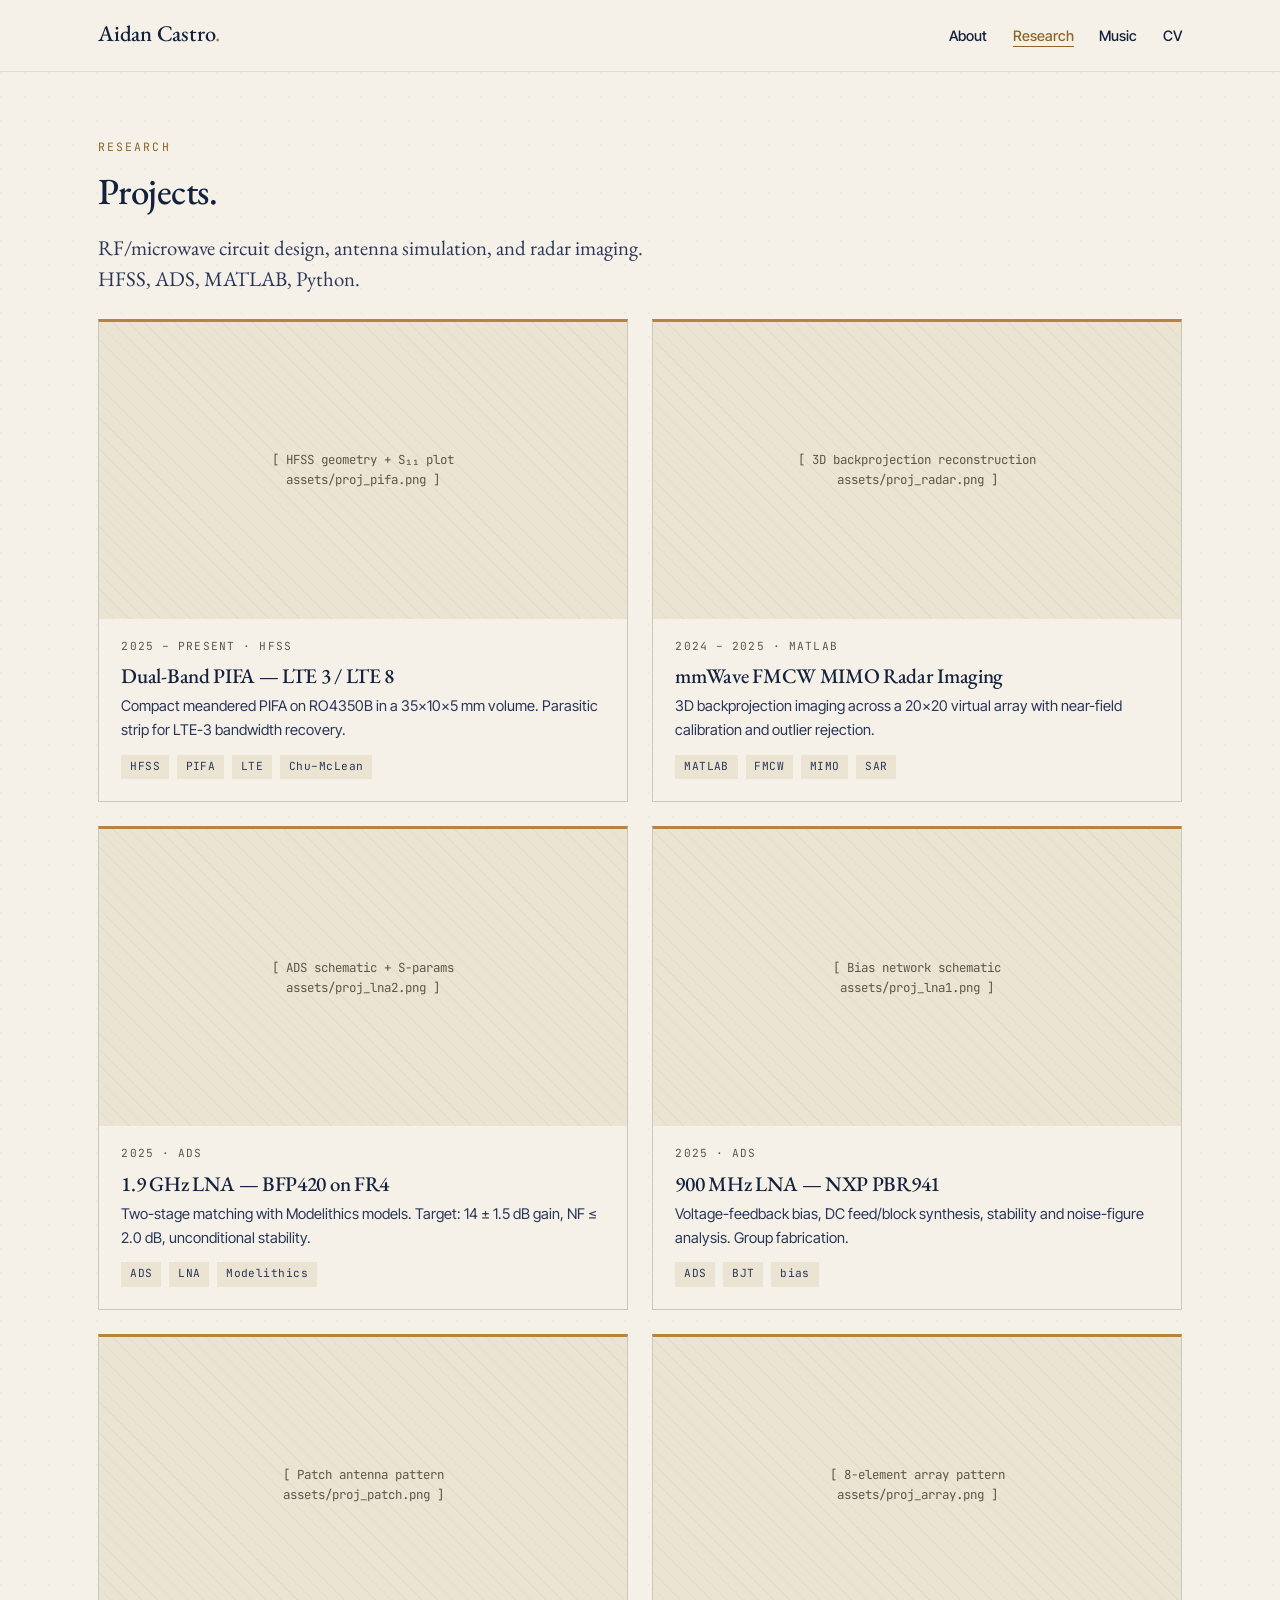
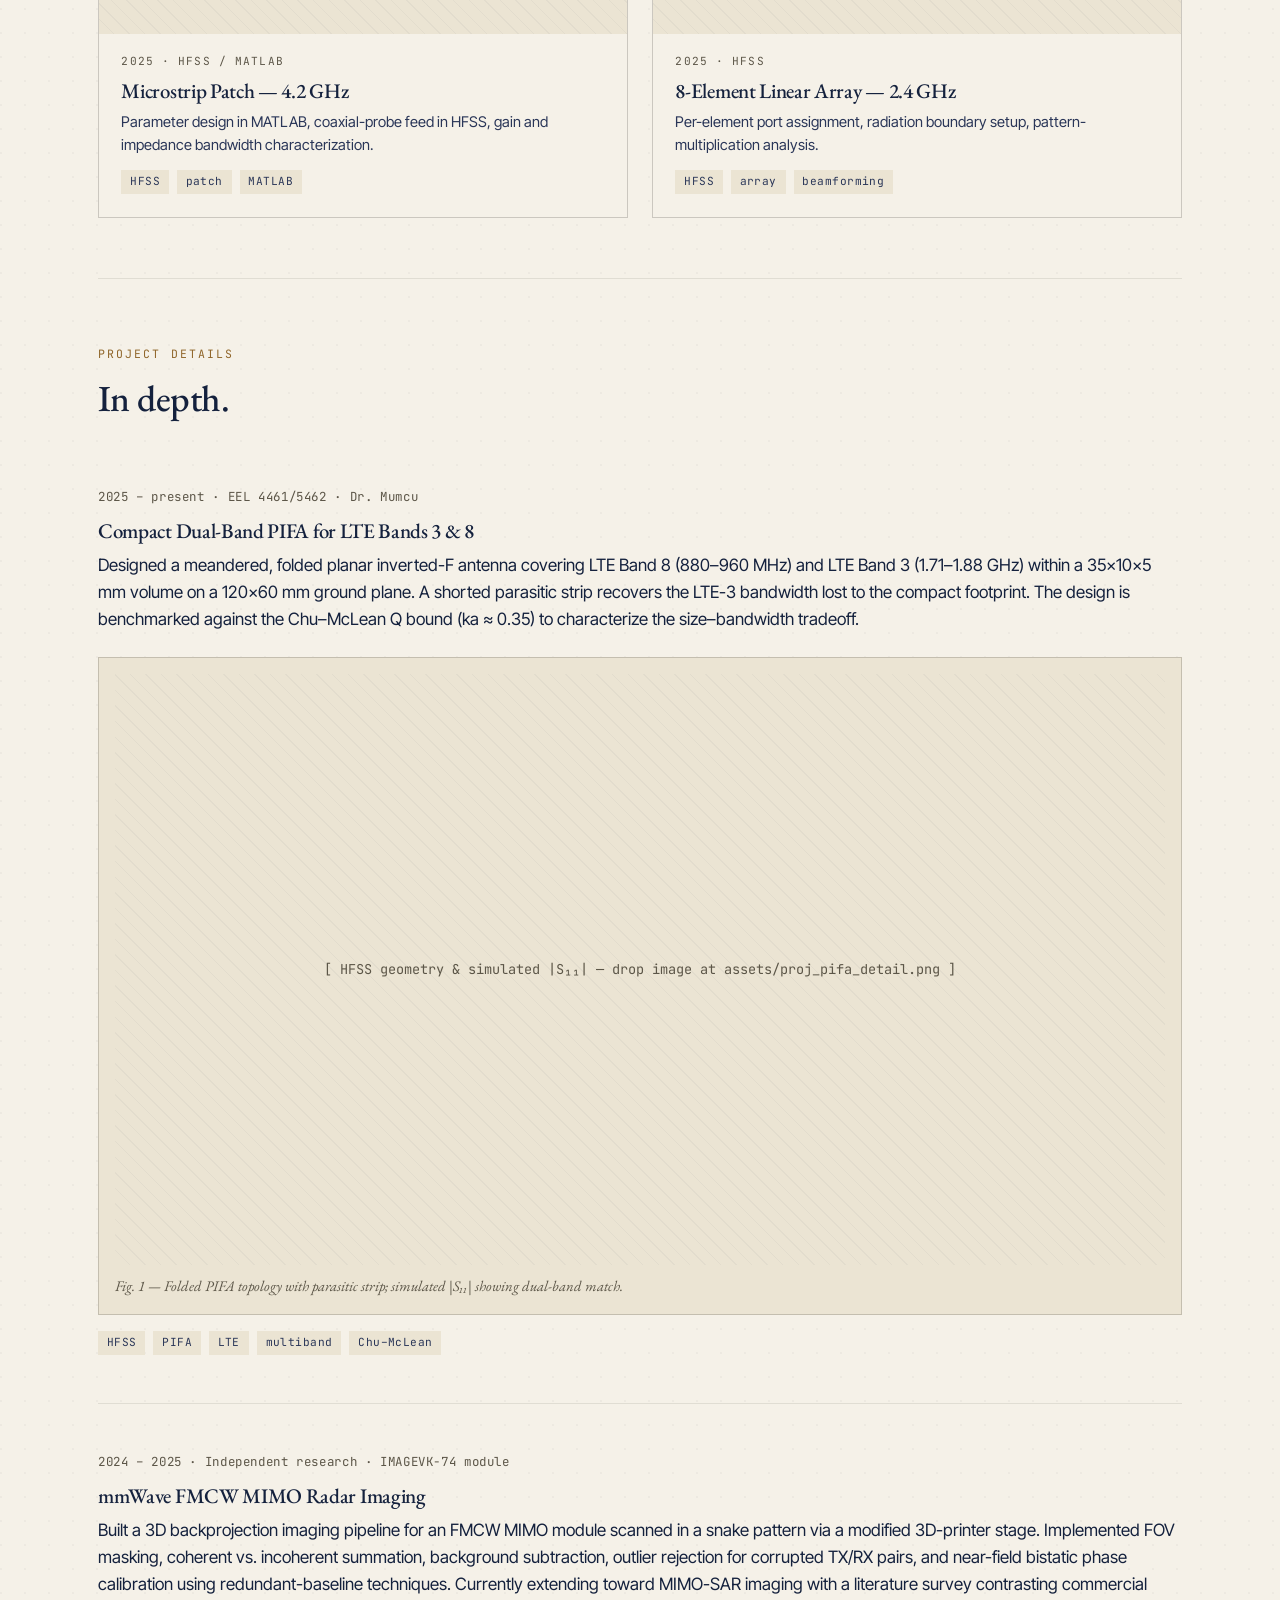
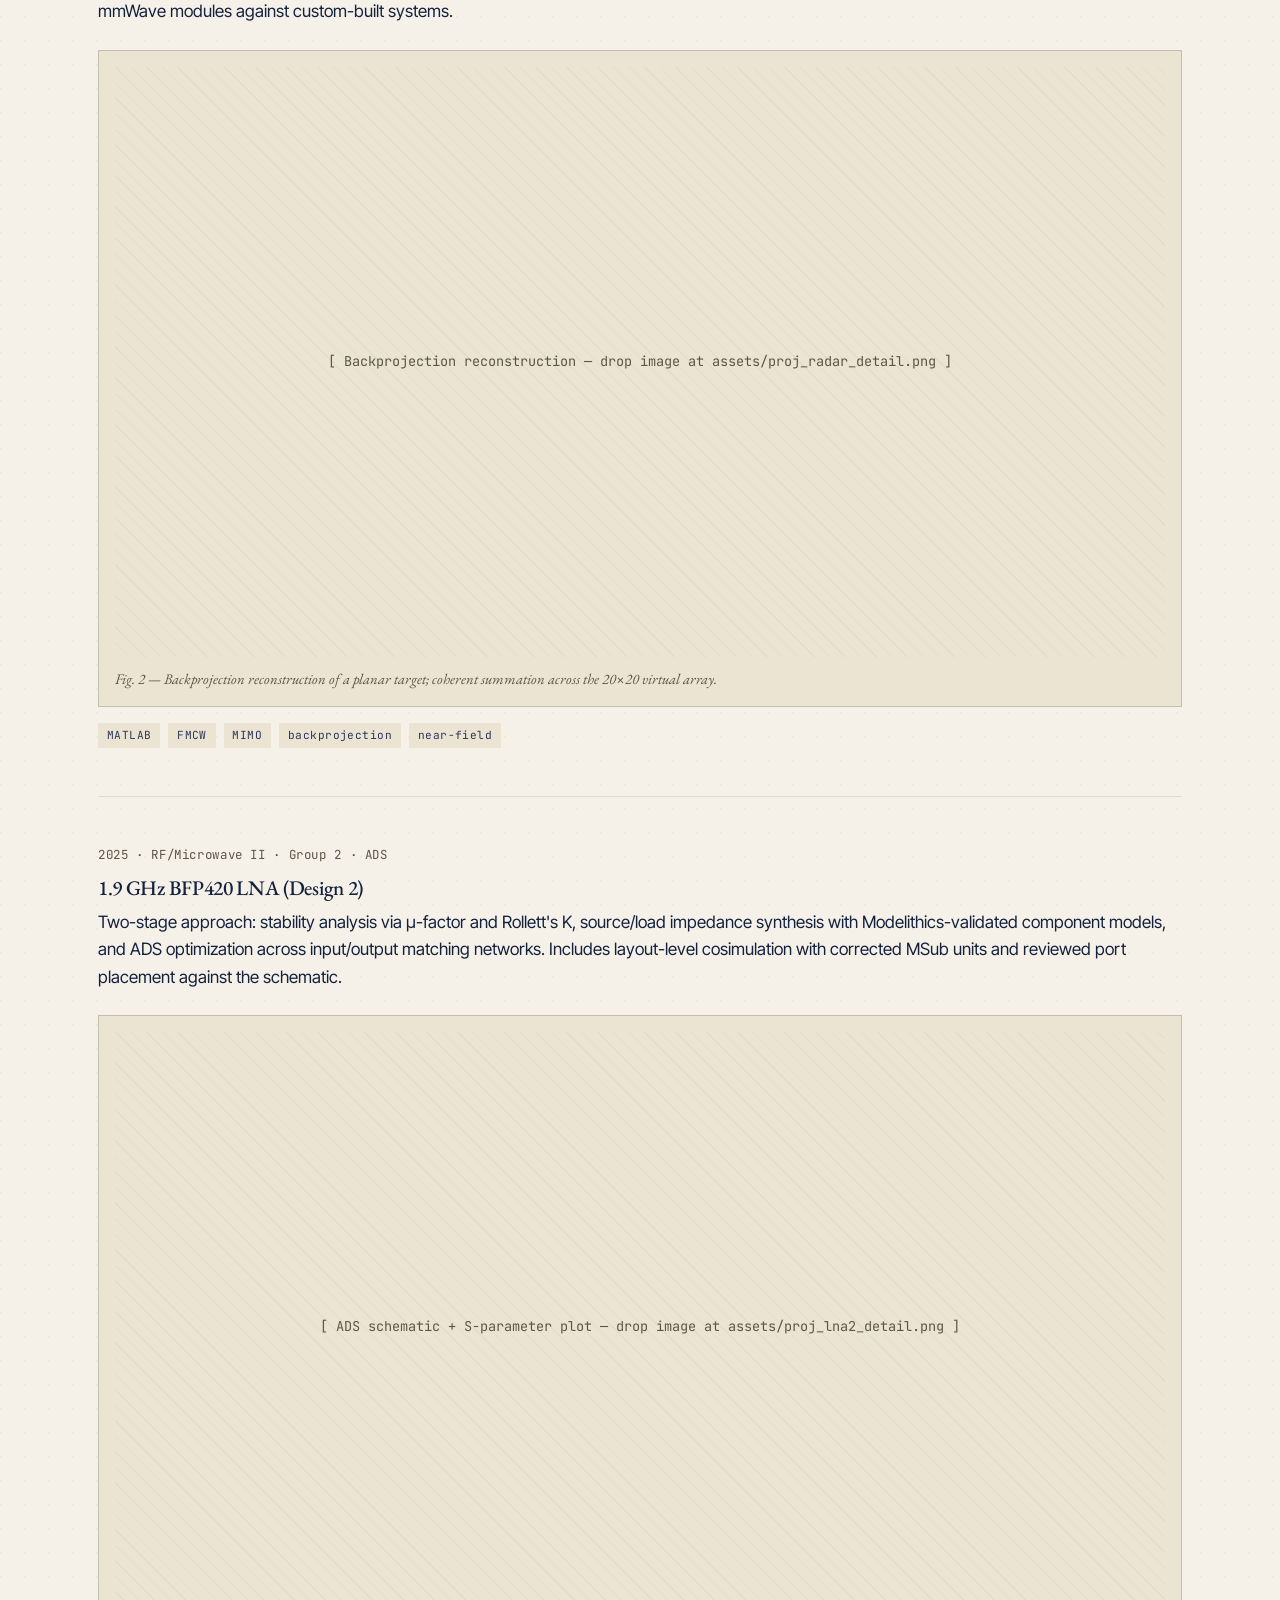
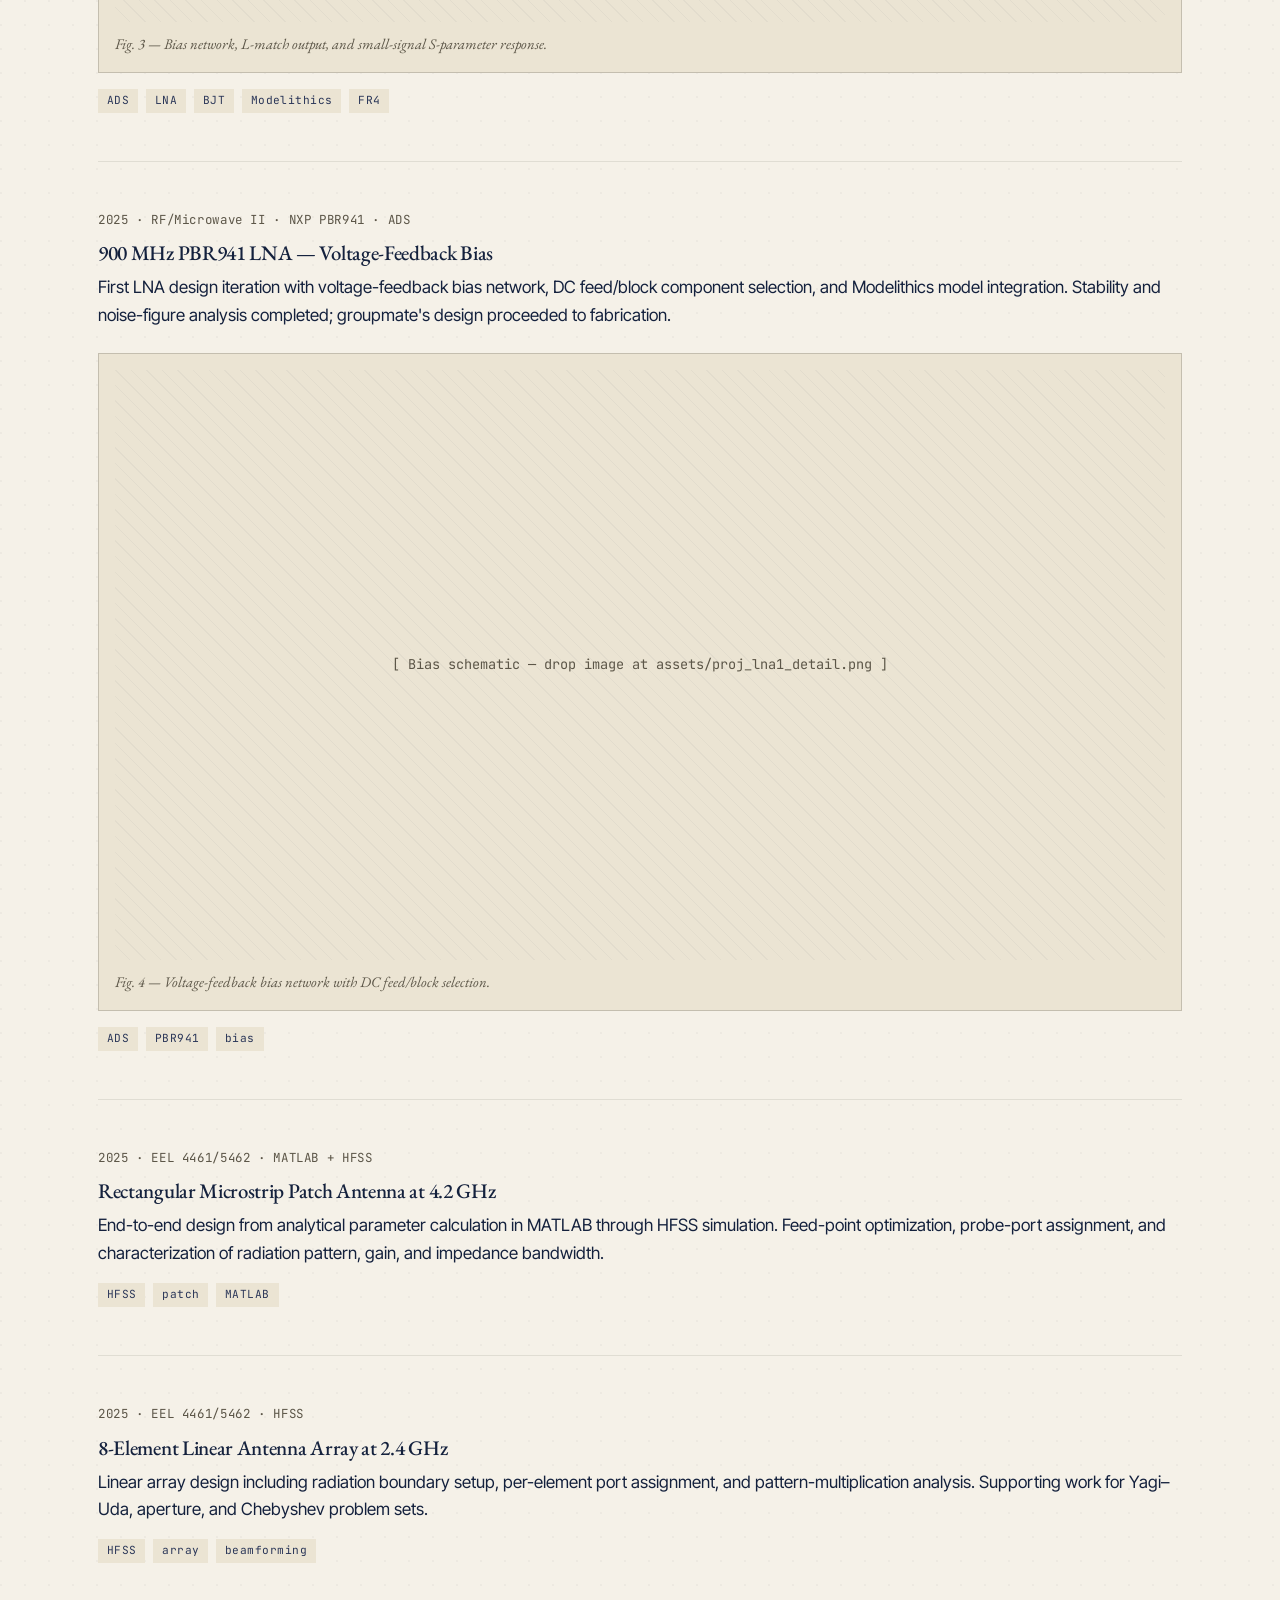
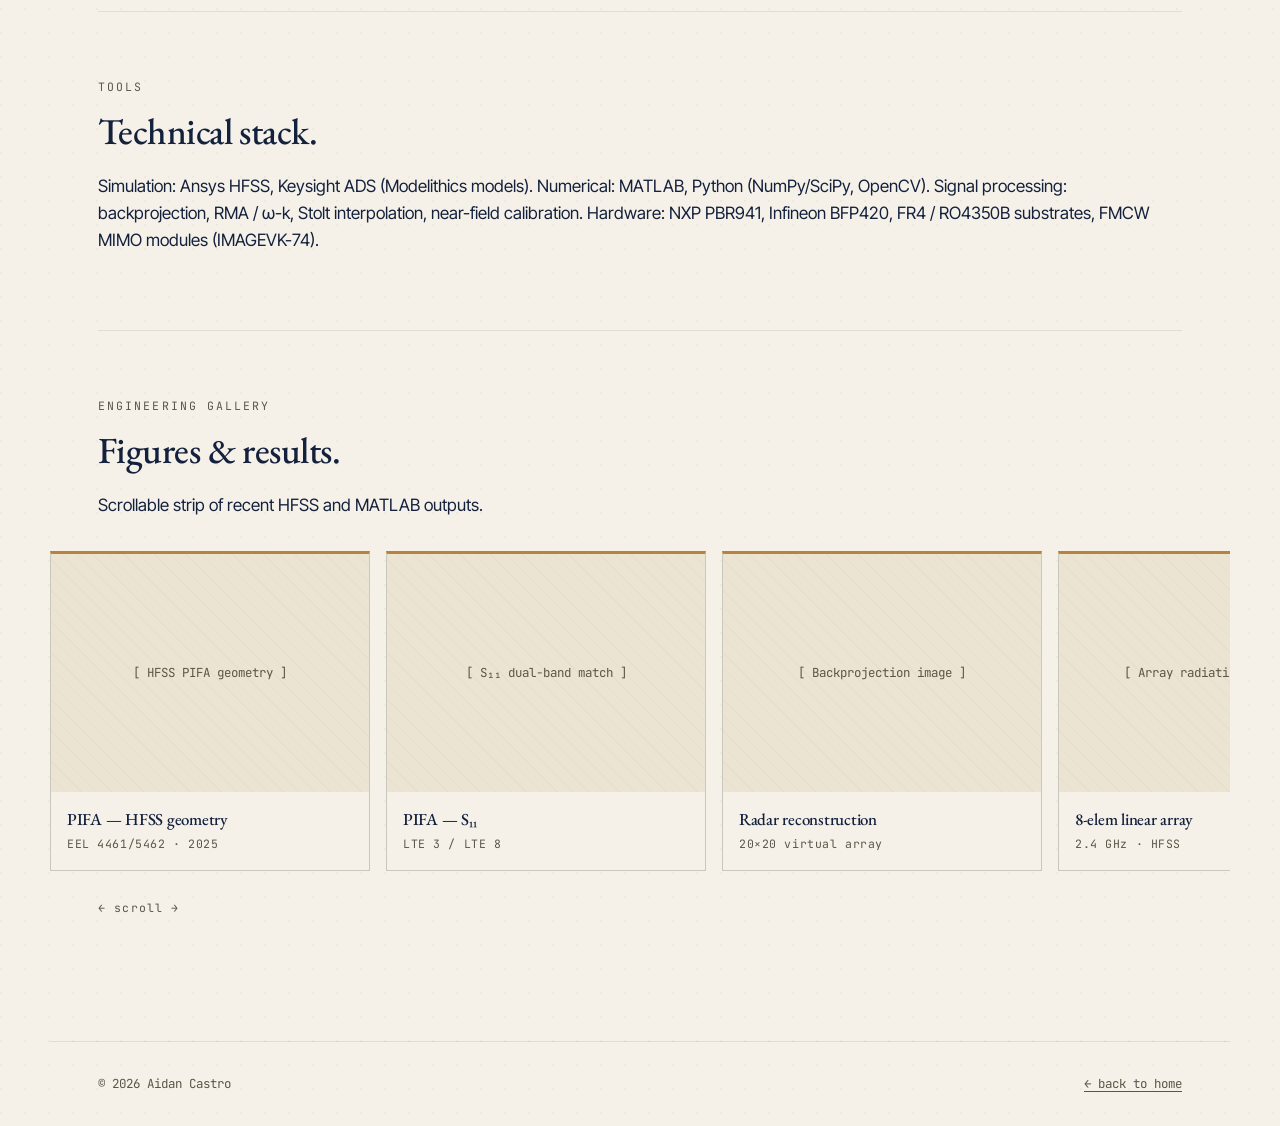
<file: files (1)/site_v2/site_v2/research.html>
<!DOCTYPE html>
<html lang="en">
<head>
<meta charset="UTF-8" />
<meta name="viewport" content="width=device-width, initial-scale=1.0" />
<title>Research — Aidan Castro</title>
<meta name="description" content="RF, antenna, and radar imaging research projects." />
<link rel="stylesheet" href="assets/style.css" />
</head>
<body>

<header class="site">
  <nav class="site">
    <a href="index.html" class="brand">Aidan Castro<span class="dot">.</span></a>
    <ul>
      <li><a href="index.html">About</a></li>
      <li><a href="research.html" class="active">Research</a></li>
      <li><a href="music.html">Music</a></li>
      <li><a href="cv.html">CV</a></li>
    </ul>
  </nav>
</header>

<main>

  <section>
    <span class="eyebrow eng">Research</span>
    <h2>Projects.</h2>
    <p class="lead">RF/microwave circuit design, antenna simulation, and radar imaging. HFSS, ADS, MATLAB, Python.</p>

    <!-- TILE GRID — at-a-glance project overview (Rumpf-style) -->
    <div class="proj-grid">

      <a href="#pifa" class="proj-card">
        <div class="visual">
          <!-- Replace placeholder with: <img src="assets/proj_pifa.png" alt="PIFA HFSS geometry"> -->
          <div class="placeholder">[ HFSS geometry + S₁₁ plot<br>assets/proj_pifa.png ]</div>
        </div>
        <div class="body">
          <div class="when">2025 – present · HFSS</div>
          <h3>Dual-Band PIFA — LTE 3 / LTE 8</h3>
          <p>Compact meandered PIFA on RO4350B in a 35×10×5 mm volume. Parasitic strip for LTE-3 bandwidth recovery.</p>
          <div class="tags">
            <span class="tag">HFSS</span><span class="tag">PIFA</span><span class="tag">LTE</span><span class="tag">Chu–McLean</span>
          </div>
        </div>
      </a>

      <a href="#radar" class="proj-card">
        <div class="visual">
          <div class="placeholder">[ 3D backprojection reconstruction<br>assets/proj_radar.png ]</div>
        </div>
        <div class="body">
          <div class="when">2024 – 2025 · MATLAB</div>
          <h3>mmWave FMCW MIMO Radar Imaging</h3>
          <p>3D backprojection imaging across a 20×20 virtual array with near-field calibration and outlier rejection.</p>
          <div class="tags">
            <span class="tag">MATLAB</span><span class="tag">FMCW</span><span class="tag">MIMO</span><span class="tag">SAR</span>
          </div>
        </div>
      </a>

      <a href="#lna2" class="proj-card">
        <div class="visual">
          <div class="placeholder">[ ADS schematic + S-params<br>assets/proj_lna2.png ]</div>
        </div>
        <div class="body">
          <div class="when">2025 · ADS</div>
          <h3>1.9 GHz LNA — BFP420 on FR4</h3>
          <p>Two-stage matching with Modelithics models. Target: 14 ± 1.5 dB gain, NF ≤ 2.0 dB, unconditional stability.</p>
          <div class="tags">
            <span class="tag">ADS</span><span class="tag">LNA</span><span class="tag">Modelithics</span>
          </div>
        </div>
      </a>

      <a href="#lna1" class="proj-card">
        <div class="visual">
          <div class="placeholder">[ Bias network schematic<br>assets/proj_lna1.png ]</div>
        </div>
        <div class="body">
          <div class="when">2025 · ADS</div>
          <h3>900 MHz LNA — NXP PBR941</h3>
          <p>Voltage-feedback bias, DC feed/block synthesis, stability and noise-figure analysis. Group fabrication.</p>
          <div class="tags">
            <span class="tag">ADS</span><span class="tag">BJT</span><span class="tag">bias</span>
          </div>
        </div>
      </a>

      <a href="#patch" class="proj-card">
        <div class="visual">
          <div class="placeholder">[ Patch antenna pattern<br>assets/proj_patch.png ]</div>
        </div>
        <div class="body">
          <div class="when">2025 · HFSS / MATLAB</div>
          <h3>Microstrip Patch — 4.2 GHz</h3>
          <p>Parameter design in MATLAB, coaxial-probe feed in HFSS, gain and impedance bandwidth characterization.</p>
          <div class="tags">
            <span class="tag">HFSS</span><span class="tag">patch</span><span class="tag">MATLAB</span>
          </div>
        </div>
      </a>

      <a href="#array" class="proj-card">
        <div class="visual">
          <div class="placeholder">[ 8-element array pattern<br>assets/proj_array.png ]</div>
        </div>
        <div class="body">
          <div class="when">2025 · HFSS</div>
          <h3>8-Element Linear Array — 2.4 GHz</h3>
          <p>Per-element port assignment, radiation boundary setup, pattern-multiplication analysis.</p>
          <div class="tags">
            <span class="tag">HFSS</span><span class="tag">array</span><span class="tag">beamforming</span>
          </div>
        </div>
      </a>

    </div>
  </section>

  <!-- ============================================================
       PROJECT DETAILS — anchored from the tile grid
       ============================================================ -->
  <section style="padding-bottom: 0;">
    <span class="eyebrow eng">Project details</span>
    <h2>In depth.</h2>

    <article id="pifa" class="proj-detail">
      <div class="meta">2025 – present · EEL 4461/5462 · Dr. Mumcu</div>
      <h3>Compact Dual-Band PIFA for LTE Bands 3 &amp; 8</h3>
      <p>Designed a meandered, folded planar inverted-F antenna covering LTE Band 8 (880&ndash;960 MHz) and LTE Band 3 (1.71&ndash;1.88 GHz) within a 35×10×5 mm volume on a 120×60 mm ground plane. A shorted parasitic strip recovers the LTE-3 bandwidth lost to the compact footprint. The design is benchmarked against the Chu&ndash;McLean Q bound (ka ≈ 0.35) to characterize the size&ndash;bandwidth tradeoff.</p>
      <figure class="project">
        <!-- Replace placeholder with: <img src="assets/proj_pifa_detail.png" alt="..."> -->
        <div class="placeholder">[ HFSS geometry &amp; simulated |S₁₁| — drop image at assets/proj_pifa_detail.png ]</div>
        <figcaption>Fig. 1 — Folded PIFA topology with parasitic strip; simulated |S₁₁| showing dual-band match.</figcaption>
      </figure>
      <div class="tags" style="margin-top: 1rem;">
        <span class="tag">HFSS</span><span class="tag">PIFA</span><span class="tag">LTE</span><span class="tag">multiband</span><span class="tag">Chu–McLean</span>
      </div>
    </article>

    <article id="radar" class="proj-detail">
      <div class="meta">2024 – 2025 · Independent research · IMAGEVK-74 module</div>
      <h3>mmWave FMCW MIMO Radar Imaging</h3>
      <p>Built a 3D backprojection imaging pipeline for an FMCW MIMO module scanned in a snake pattern via a modified 3D-printer stage. Implemented FOV masking, coherent vs. incoherent summation, background subtraction, outlier rejection for corrupted TX/RX pairs, and near-field bistatic phase calibration using redundant-baseline techniques. Currently extending toward MIMO-SAR imaging with a literature survey contrasting commercial mmWave modules against custom-built systems.</p>
      <figure class="project">
        <div class="placeholder">[ Backprojection reconstruction — drop image at assets/proj_radar_detail.png ]</div>
        <figcaption>Fig. 2 — Backprojection reconstruction of a planar target; coherent summation across the 20×20 virtual array.</figcaption>
      </figure>
      <div class="tags" style="margin-top: 1rem;">
        <span class="tag">MATLAB</span><span class="tag">FMCW</span><span class="tag">MIMO</span><span class="tag">backprojection</span><span class="tag">near-field</span>
      </div>
    </article>

    <article id="lna2" class="proj-detail">
      <div class="meta">2025 · RF/Microwave II · Group 2 · ADS</div>
      <h3>1.9 GHz BFP420 LNA (Design 2)</h3>
      <p>Two-stage approach: stability analysis via μ-factor and Rollett's K, source/load impedance synthesis with Modelithics-validated component models, and ADS optimization across input/output matching networks. Includes layout-level cosimulation with corrected MSub units and reviewed port placement against the schematic.</p>
      <figure class="project">
        <div class="placeholder">[ ADS schematic + S-parameter plot — drop image at assets/proj_lna2_detail.png ]</div>
        <figcaption>Fig. 3 — Bias network, L-match output, and small-signal S-parameter response.</figcaption>
      </figure>
      <div class="tags" style="margin-top: 1rem;">
        <span class="tag">ADS</span><span class="tag">LNA</span><span class="tag">BJT</span><span class="tag">Modelithics</span><span class="tag">FR4</span>
      </div>
    </article>

    <article id="lna1" class="proj-detail">
      <div class="meta">2025 · RF/Microwave II · NXP PBR941 · ADS</div>
      <h3>900 MHz PBR941 LNA — Voltage-Feedback Bias</h3>
      <p>First LNA design iteration with voltage-feedback bias network, DC feed/block component selection, and Modelithics model integration. Stability and noise-figure analysis completed; groupmate's design proceeded to fabrication.</p>
      <figure class="project">
        <div class="placeholder">[ Bias schematic — drop image at assets/proj_lna1_detail.png ]</div>
        <figcaption>Fig. 4 — Voltage-feedback bias network with DC feed/block selection.</figcaption>
      </figure>
      <div class="tags" style="margin-top: 1rem;">
        <span class="tag">ADS</span><span class="tag">PBR941</span><span class="tag">bias</span>
      </div>
    </article>

    <article id="patch" class="proj-detail">
      <div class="meta">2025 · EEL 4461/5462 · MATLAB + HFSS</div>
      <h3>Rectangular Microstrip Patch Antenna at 4.2 GHz</h3>
      <p>End-to-end design from analytical parameter calculation in MATLAB through HFSS simulation. Feed-point optimization, probe-port assignment, and characterization of radiation pattern, gain, and impedance bandwidth.</p>
      <div class="tags" style="margin-top: 1rem;">
        <span class="tag">HFSS</span><span class="tag">patch</span><span class="tag">MATLAB</span>
      </div>
    </article>

    <article id="array" class="proj-detail">
      <div class="meta">2025 · EEL 4461/5462 · HFSS</div>
      <h3>8-Element Linear Antenna Array at 2.4 GHz</h3>
      <p>Linear array design including radiation boundary setup, per-element port assignment, and pattern-multiplication analysis. Supporting work for Yagi&ndash;Uda, aperture, and Chebyshev problem sets.</p>
      <div class="tags" style="margin-top: 1rem;">
        <span class="tag">HFSS</span><span class="tag">array</span><span class="tag">beamforming</span>
      </div>
    </article>

  </section>

  <section>
    <span class="eyebrow">Tools</span>
    <h2>Technical stack.</h2>
    <p>Simulation: Ansys HFSS, Keysight ADS (Modelithics models). Numerical: MATLAB, Python (NumPy/SciPy, OpenCV). Signal processing: backprojection, RMA / ω-k, Stolt interpolation, near-field calibration. Hardware: NXP PBR941, Infineon BFP420, FR4 / RO4350B substrates, FMCW MIMO modules (IMAGEVK-74).</p>
  </section>

  <section>
    <span class="eyebrow">Engineering gallery</span>
    <h2>Figures &amp; results.</h2>
    <p>Scrollable strip of recent HFSS and MATLAB outputs.</p>
    <div class="scroll-strip">
      <div class="scroll-card eng">
        <div class="photo"><div class="placeholder">[ HFSS PIFA geometry ]</div></div>
        <div class="caption"><h4>PIFA — HFSS geometry</h4><div class="sub">EEL 4461/5462 · 2025</div></div>
      </div>
      <div class="scroll-card eng">
        <div class="photo"><div class="placeholder">[ S₁₁ dual-band match ]</div></div>
        <div class="caption"><h4>PIFA — S₁₁</h4><div class="sub">LTE 3 / LTE 8</div></div>
      </div>
      <div class="scroll-card eng">
        <div class="photo"><div class="placeholder">[ Backprojection image ]</div></div>
        <div class="caption"><h4>Radar reconstruction</h4><div class="sub">20×20 virtual array</div></div>
      </div>
      <div class="scroll-card eng">
        <div class="photo"><div class="placeholder">[ Array radiation pattern ]</div></div>
        <div class="caption"><h4>8-elem linear array</h4><div class="sub">2.4 GHz · HFSS</div></div>
      </div>
      <div class="scroll-card eng">
        <div class="photo"><div class="placeholder">[ LNA S-params ]</div></div>
        <div class="caption"><h4>BFP420 LNA</h4><div class="sub">1.9 GHz · ADS</div></div>
      </div>
      <div class="scroll-card eng">
        <div class="photo"><div class="placeholder">[ Patch antenna pattern ]</div></div>
        <div class="caption"><h4>4.2 GHz patch</h4><div class="sub">HFSS</div></div>
      </div>
    </div>
    <p class="scroll-hint">← scroll →</p>
  </section>

</main>

<footer class="site">
  <span>© 2026 Aidan Castro</span>
  <span><a href="index.html" style="color:inherit;">← back to home</a></span>
</footer>

</body>
</html>
</file>
<file: assets/style.css>
/* ============================================================
   Aidan Castro — personal site v3
   USF dual-identity: engineering green + music gold
   Palette: USF Green #006747 · USF Gold #CFC493
   ============================================================ */

@import url('https://fonts.googleapis.com/css2?family=EB+Garamond:ital,wght@0,400;0,500;0,600;1,400&family=Inter+Tight:wght@400;500;600;700&family=JetBrains+Mono:wght@400;500&display=swap');

:root {
  /* Surfaces — warm off-white with a faint green undertone */
  --paper:        #fbfaf6;
  --paper-deep:   #eef0e8;
  --paper-dark:   #0f1f18;

  /* Ink — deep USF-green charcoal instead of cold navy */
  --ink:          #16261d;
  --ink-soft:     #324b3e;
  --ink-mute:     #5f6f64;

  /* USF Green family (engineering accent) — replaces copper */
  --copper:       #006747;   /* USF Green */
  --copper-deep:  #00492f;   /* darker green for text/contrast */
  --copper-soft:  #2f8a66;   /* lighter green for highlights */

  /* USF Gold family (music accent) — replaces burgundy */
  --burgundy:     #897019;   /* deep gold, readable on light */
  --burgundy-soft:#b2922c;   /* brighter gold */
  --gold:         #cfc493;   /* USF Gold — for fills & borders */

  --rule:         #16261d1a;
  --rule-strong:  #16261d33;

  --serif: 'EB Garamond', 'Iowan Old Style', Georgia, serif;
  --sans:  'Inter Tight', -apple-system, BlinkMacSystemFont, sans-serif;
  --mono:  'JetBrains Mono', ui-monospace, 'SF Mono', Menlo, monospace;

  --maxw: 1180px;
  --gutter: clamp(1.25rem, 4vw, 3rem);

  --shadow-soft: 0 12px 28px rgba(0,73,47,0.12);
  --shadow-tile: 0 8px 24px rgba(0,73,47,0.10);

  /* v4 — extended palette */
  --teal:        #0e7c86;   /* spectrum teal — bridges green & gold */
  --teal-soft:   #35a3ac;
  --pine:        #0f1f18;   /* near-black green for dark panels */
  --pine-2:      #142b20;
  --mint:        #dcefe6;   /* pale green wash for section bands */
  --grad-eng:    linear-gradient(120deg, #00492f 0%, #006747 45%, #0e7c86 100%);
}

* { box-sizing: border-box; margin: 0; padding: 0; }
html { scroll-behavior: smooth; }

body {
  background: var(--paper);
  color: var(--ink);
  font-family: var(--sans);
  font-size: 17px;
  line-height: 1.6;
  -webkit-font-smoothing: antialiased;
  -moz-osx-font-smoothing: grayscale;
  background-image: radial-gradient(circle at 1px 1px, rgba(0,73,47,0.045) 1px, transparent 0);
  background-size: 24px 24px;
}

/* nav */
header.site {
  border-bottom: 1px solid var(--rule);
  position: sticky; top: 0; z-index: 50;
  backdrop-filter: blur(10px);
  background: rgba(251,250,246,0.9);
}
nav.site {
  max-width: var(--maxw); margin: 0 auto;
  padding: 1rem var(--gutter);
  display: flex; align-items: baseline; justify-content: space-between; gap: 2rem;
}
nav.site .brand {
  font-family: var(--serif); font-size: 1.4rem; font-weight: 500;
  letter-spacing: -0.01em; text-decoration: none; color: var(--ink);
}
nav.site .brand .dot { color: var(--copper); }
nav.site ul {
  list-style: none; display: flex; gap: 1.6rem;
  font-family: var(--sans); font-size: 0.9rem; font-weight: 500;
}
nav.site a {
  color: var(--ink); text-decoration: none;
  padding-bottom: 2px; border-bottom: 1px solid transparent;
  transition: border-color 0.2s, color 0.2s;
}
nav.site a:hover { border-bottom-color: var(--copper); }
nav.site a.active { color: var(--copper-deep); border-bottom-color: var(--copper-deep); }
nav.site a.active.music { color: var(--burgundy); border-bottom-color: var(--burgundy); }

main { max-width: var(--maxw); margin: 0 auto; padding: 0 var(--gutter); }
section { padding: 3.75rem 0; border-bottom: 1px solid var(--rule); }
section:last-of-type { border-bottom: none; }

.eyebrow {
  font-family: var(--mono); font-size: 0.72rem;
  letter-spacing: 0.18em; text-transform: uppercase;
  color: var(--ink-mute); margin-bottom: 0.85rem; display: inline-block;
}
.eyebrow.music { color: var(--burgundy); }
.eyebrow.eng   { color: var(--copper-deep); }

h1, h2, h3, h4 {
  font-family: var(--serif); font-weight: 500;
  letter-spacing: -0.015em; color: var(--ink);
}
h1 { font-size: clamp(2.3rem, 5.5vw, 3.8rem); line-height: 1.05; }
h2 { font-size: clamp(1.7rem, 3.2vw, 2.3rem); line-height: 1.15; margin-bottom: 1.25rem; }
h3 { font-size: 1.3rem; line-height: 1.3; margin-bottom: 0.5rem; }
h4 { font-size: 1.05rem; font-weight: 600; }

p { margin-bottom: 1rem; }
p.lead {
  font-family: var(--serif); font-size: 1.3rem; line-height: 1.5;
  color: var(--ink-soft); max-width: 56ch;
}

a { color: var(--copper-deep); text-decoration-thickness: 1px; text-underline-offset: 3px; }
a:hover { color: var(--copper); }
a.music-link { color: var(--burgundy); }
a.music-link:hover { color: var(--burgundy-soft); }

/* HERO */
.hero-v2 { padding-top: 0; border-bottom: 1px solid var(--rule); }
.hero-banner {
  height: 240px;
  background:
    repeating-linear-gradient(90deg, rgba(255,255,255,0.06) 0 1px, transparent 1px 20px),
    repeating-linear-gradient(0deg, rgba(255,255,255,0.06) 0 1px, transparent 1px 20px),
    linear-gradient(120deg, #00492f 0%, #006747 48%, #1d7d59 100%);
  position: relative; overflow: hidden;
}
/* gold concentric "resonance" rings — the through-line of the site */
.hero-banner::after {
  content: ''; position: absolute;
  top: 50%; right: -60px;
  width: 320px; height: 320px;
  transform: translateY(-50%);
  background: radial-gradient(circle,
    transparent 28%, var(--gold) 28% 29.5%, transparent 29.5% 44%,
    var(--gold) 44% 45.5%, transparent 45.5% 60%, var(--gold) 60% 61.5%, transparent 61.5%);
  opacity: 0.55; border-radius: 50%;
}
/* soft fade so the headshot/name area reads cleanly */
.hero-banner::before {
  content: ''; position: absolute; inset: 0;
  background: linear-gradient(180deg, rgba(0,40,26,0.15) 0%, rgba(0,40,26,0) 45%, rgba(0,40,26,0.25) 100%);
}
.hero-identity {
  max-width: var(--maxw); margin: 0 auto;
  padding: 0 var(--gutter);
  display: grid; grid-template-columns: 200px 1fr;
  gap: 2rem; align-items: end;
  position: relative; margin-top: -110px; padding-bottom: 2.5rem;
}
.headshot {
  width: 200px; height: 200px; border-radius: 50%;
  border: 5px solid var(--paper);
  background: var(--paper-deep);
  overflow: hidden;
  box-shadow: 0 8px 24px rgba(0,73,47,0.18);
  display: flex; align-items: center; justify-content: center;
}
.headshot img { width: 100%; height: 100%; object-fit: cover; }
.headshot .placeholder {
  font-family: var(--mono); font-size: 0.7rem;
  text-align: center; color: var(--ink-mute); padding: 1rem;
}
.hero-identity .name-block { padding-bottom: 0.5rem; }
.hero-identity h1 { margin-bottom: 0.4rem; }
.hero-identity .role {
  font-family: var(--mono); font-size: 0.78rem;
  letter-spacing: 0.18em; text-transform: uppercase;
  color: var(--copper-deep); margin-bottom: 1rem;
}
.hero-identity .affiliation {
  font-family: var(--serif); font-size: 1.05rem;
  color: var(--ink-soft); margin-bottom: 1rem;
}
.hero-identity .socials {
  display: flex; gap: 0.6rem; flex-wrap: wrap;
  font-family: var(--mono); font-size: 0.78rem; letter-spacing: 0.06em;
}
.hero-identity .socials a {
  color: var(--ink); text-decoration: none;
  padding: 0.35rem 0.7rem;
  border: 1px solid var(--rule-strong); background: var(--paper);
  transition: all 0.2s;
}
.hero-identity .socials a:hover {
  background: var(--ink); color: var(--paper); border-color: var(--ink);
}

.tagline { padding: 3rem 0 2rem; }
.tagline .lead-big {
  font-family: var(--serif); font-style: italic;
  font-size: clamp(1.5rem, 2.8vw, 2rem); line-height: 1.35;
  color: var(--ink); max-width: 36ch; margin-bottom: 1.5rem;
}
.tagline .lead-big .copper { color: var(--copper-deep); font-style: normal; }
.tagline .lead-big .burgundy { color: var(--burgundy); font-style: normal; }

/* DESTINATION TILES (Rumpf-style) */
.dest-grid {
  display: grid; grid-template-columns: repeat(3, 1fr);
  gap: 1.5rem; margin-top: 1.5rem;
}
.dest-tile {
  display: flex; flex-direction: column;
  text-decoration: none; color: inherit;
  background: var(--paper);
  border: 1px solid var(--rule-strong);
  transition: transform 0.25s, box-shadow 0.25s, border-color 0.25s;
  overflow: hidden;
}
.dest-tile:hover {
  transform: translateY(-3px);
  box-shadow: var(--shadow-soft);
  border-color: var(--ink);
}
.dest-tile .tile-visual {
  aspect-ratio: 4 / 3; background: var(--paper-deep);
  position: relative; overflow: hidden;
  display: flex; align-items: center; justify-content: center;
}
.dest-tile .tile-visual img { width: 100%; height: 100%; object-fit: cover; }
.dest-tile .tile-visual .placeholder {
  font-family: var(--mono); font-size: 0.78rem;
  color: var(--ink-mute); text-align: center; padding: 1rem;
}
.dest-tile .tile-body { padding: 1.25rem 1.4rem 1.5rem; }
.dest-tile .tile-eyebrow {
  font-family: var(--mono); font-size: 0.7rem;
  letter-spacing: 0.18em; text-transform: uppercase;
  color: var(--copper-deep); margin-bottom: 0.6rem;
}
.dest-tile.music .tile-eyebrow { color: var(--burgundy); }
.dest-tile.cv .tile-eyebrow { color: var(--ink-mute); }
.dest-tile h3 { font-family: var(--serif); font-size: 1.4rem; margin-bottom: 0.45rem; }
.dest-tile p { font-size: 0.93rem; color: var(--ink-soft); margin-bottom: 0.75rem; }
.dest-tile .tile-arrow {
  font-family: var(--mono); font-size: 0.8rem; letter-spacing: 0.06em;
  color: var(--copper-deep);
}
.dest-tile.music .tile-arrow { color: var(--burgundy); }
.dest-tile.cv .tile-arrow { color: var(--ink); }
.dest-tile.eng { border-top: 3px solid var(--copper); }
.dest-tile.music { border-top: 3px solid var(--burgundy); }
.dest-tile.cv { border-top: 3px solid var(--ink); }

/* BUTTONS */
.btn {
  display: inline-block; padding: 0.7rem 1.3rem;
  font-family: var(--sans); font-size: 0.9rem; font-weight: 500;
  text-decoration: none;
  border: 1px solid var(--copper-deep); color: var(--copper-deep);
  background: transparent;
  transition: background 0.2s, color 0.2s;
}
.btn:hover { background: var(--copper-deep); color: var(--paper); }
.btn.ink { border-color: var(--ink); color: var(--ink); }
.btn.ink:hover { background: var(--ink); color: var(--paper); }
.btn.burgundy { border-color: var(--burgundy); color: var(--burgundy); }
.btn.burgundy:hover { background: var(--burgundy); color: var(--paper); }
.cta-row { margin-top: 1.5rem; display: flex; gap: 1rem; flex-wrap: wrap; }

/* PROJECT CARD GRID */
.proj-grid {
  display: grid; grid-template-columns: repeat(2, 1fr);
  gap: 1.5rem; margin-top: 1.5rem;
}
.proj-card {
  text-decoration: none; color: inherit;
  background: var(--paper);
  border: 1px solid var(--rule-strong);
  border-top: 3px solid var(--copper);
  display: flex; flex-direction: column;
  transition: transform 0.25s, box-shadow 0.25s;
}
.proj-card:hover {
  transform: translateY(-2px);
  box-shadow: var(--shadow-tile);
}
.proj-card .visual {
  aspect-ratio: 16 / 9; background: var(--paper-deep);
  overflow: hidden; position: relative;
}
.proj-card .visual img { width: 100%; height: 100%; object-fit: cover; }
.proj-card .visual .placeholder {
  width: 100%; height: 100%;
  display: flex; align-items: center; justify-content: center;
  font-family: var(--mono); font-size: 0.78rem; color: var(--ink-mute);
  background: repeating-linear-gradient(45deg, transparent 0 10px, rgba(0,73,47,0.05) 10px 11px);
  text-align: center; padding: 1rem;
}
.proj-card .body { padding: 1.2rem 1.4rem 1.4rem; }
.proj-card .body .when {
  font-family: var(--mono); font-size: 0.7rem;
  letter-spacing: 0.1em; color: var(--ink-mute);
  text-transform: uppercase; margin-bottom: 0.4rem;
}
.proj-card h3 { font-family: var(--serif); font-size: 1.3rem; margin-bottom: 0.4rem; }
.proj-card .body p { font-size: 0.92rem; color: var(--ink-soft); margin-bottom: 0.75rem; }

.tags { display: flex; gap: 0.5rem; flex-wrap: wrap; }
.tag {
  font-family: var(--mono); font-size: 0.7rem;
  padding: 0.2rem 0.55rem; background: var(--paper-deep);
  color: var(--ink-soft); letter-spacing: 0.04em;
}
.tag.music { background: rgba(137,112,25,0.12); color: var(--burgundy); }

/* PROJECT DETAIL */
.proj-detail {
  padding: 3rem 0; border-top: 1px solid var(--rule);
  scroll-margin-top: 90px;
}
.proj-detail:first-of-type { border-top: none; }
.proj-detail .meta {
  font-family: var(--mono); font-size: 0.78rem;
  letter-spacing: 0.05em; color: var(--ink-mute); margin-bottom: 0.6rem;
}
figure.project {
  margin: 1.5rem 0 0.5rem;
  border: 1px solid var(--rule-strong);
  background: var(--paper-deep); padding: 1rem;
}
figure.project img { width: 100%; display: block; }
figure.project .placeholder {
  aspect-ratio: 16 / 9;
  display: flex; align-items: center; justify-content: center;
  background: repeating-linear-gradient(45deg, transparent 0 10px, rgba(0,73,47,0.05) 10px 11px);
  color: var(--ink-mute); font-family: var(--mono); font-size: 0.85rem;
  text-align: center; padding: 1rem;
}
figure.project figcaption {
  font-family: var(--serif); font-style: italic;
  font-size: 0.92rem; color: var(--ink-mute); margin-top: 0.6rem;
}

/* HORIZONTAL SCROLL STRIP */
.scroll-strip {
  display: flex; gap: 1rem;
  overflow-x: auto; scroll-snap-type: x mandatory;
  padding: 1rem 0 1.5rem;
  margin: 0 calc(-1 * var(--gutter));
  padding-left: var(--gutter); padding-right: var(--gutter);
  scrollbar-width: thin;
  scrollbar-color: var(--copper) transparent;
}
.scroll-strip::-webkit-scrollbar { height: 6px; }
.scroll-strip::-webkit-scrollbar-thumb { background: var(--copper); border-radius: 3px; }
.scroll-strip::-webkit-scrollbar-track { background: var(--paper-deep); }
.scroll-card {
  flex: 0 0 320px; scroll-snap-align: start;
  background: var(--paper);
  border: 1px solid var(--rule-strong);
  border-top: 3px solid var(--burgundy);
}
.scroll-card.eng { border-top-color: var(--copper); }
.scroll-card .photo { aspect-ratio: 4 / 3; background: var(--paper-deep); overflow: hidden; }
.scroll-card .photo img { width: 100%; height: 100%; object-fit: cover; }
.scroll-card .photo .placeholder {
  width: 100%; height: 100%;
  display: flex; align-items: center; justify-content: center;
  font-family: var(--mono); font-size: 0.78rem; color: var(--ink-mute);
  background: repeating-linear-gradient(45deg, transparent 0 10px, rgba(137,112,25,0.07) 10px 11px);
}
.scroll-card.eng .photo .placeholder {
  background: repeating-linear-gradient(45deg, transparent 0 10px, rgba(0,103,71,0.07) 10px 11px);
}
.scroll-card .caption { padding: 0.85rem 1rem 1rem; }
.scroll-card .caption h4 { font-family: var(--serif); font-size: 1.05rem; font-weight: 500; margin-bottom: 0.15rem; }
.scroll-card .caption .sub {
  font-family: var(--mono); font-size: 0.72rem;
  color: var(--ink-mute); letter-spacing: 0.05em;
}
.scroll-hint {
  font-family: var(--mono); font-size: 0.72rem;
  color: var(--ink-mute); letter-spacing: 0.1em; margin-top: 0.25rem;
}

/* VIDEO EMBED GRID */
.media-grid {
  display: grid; grid-template-columns: repeat(auto-fit, minmax(300px, 1fr));
  gap: 1.5rem; margin-top: 1.5rem;
}
.media-card {
  border: 1px solid var(--rule-strong);
  background: var(--paper);
  border-top: 3px solid var(--burgundy);
}
.media-card .frame {
  aspect-ratio: 16 / 9; background: #1a1611;
  display: flex; align-items: center; justify-content: center;
  color: var(--paper); font-family: var(--mono); font-size: 0.78rem;
}
.media-card .frame iframe { width: 100%; height: 100%; border: 0; }
.media-card .label { padding: 1rem 1.25rem; }
.media-card .label h4 { font-family: var(--serif); font-weight: 500; font-size: 1.1rem; margin-bottom: 0.2rem; }
.media-card .label .sub { font-family: var(--mono); font-size: 0.72rem; color: var(--ink-mute); letter-spacing: 0.04em; }

/* REPERTOIRE */
.rep-table { width: 100%; border-collapse: collapse; margin-top: 1rem; font-size: 0.95rem; }
.rep-table th, .rep-table td {
  text-align: left; padding: 0.65rem 0.5rem; border-bottom: 1px solid var(--rule);
}
.rep-table th {
  font-family: var(--mono); font-size: 0.72rem;
  letter-spacing: 0.12em; text-transform: uppercase;
  color: var(--ink-mute); font-weight: 500;
}
.rep-table td.composer { font-family: var(--serif); font-size: 1.05rem; vertical-align: top; width: 38%; }
.rep-table td.work { font-family: var(--serif); font-style: italic; color: var(--ink-soft); vertical-align: top; }
.rep-table td.work em { font-style: normal; }
.rep-table tbody tr { transition: background 0.15s; }
.rep-table tbody tr:hover { background: rgba(137,112,25,0.06); }

/* Repertoire grouping */
.rep-block { margin-top: 1.75rem; }
.rep-cat {
  font-family: var(--mono); font-weight: 500;
  font-size: 0.78rem; letter-spacing: 0.16em; text-transform: uppercase;
  color: var(--burgundy); margin-bottom: 0.35rem;
  padding-bottom: 0.5rem; border-bottom: 2px solid var(--gold);
}
.rep-cols { display: grid; grid-template-columns: 1fr 1fr; gap: 2.5rem; }
@media (max-width: 760px) {
  .rep-cols { grid-template-columns: 1fr; gap: 0; }
}

/* CV — sticky sidebar */
.cv-layout {
  display: grid; grid-template-columns: 200px 1fr;
  gap: 3rem; margin-top: 1rem;
}
.cv-nav {
  position: sticky; top: 90px; align-self: start;
  font-family: var(--mono); font-size: 0.78rem;
}
.cv-nav .label {
  font-size: 0.7rem; letter-spacing: 0.18em;
  text-transform: uppercase; color: var(--ink-mute); margin-bottom: 0.85rem;
}
.cv-nav ul { list-style: none; display: flex; flex-direction: column; gap: 0.45rem; }
.cv-nav a {
  text-decoration: none; color: var(--ink-soft);
  padding: 0.25rem 0;
  border-left: 2px solid transparent;
  padding-left: 0.75rem;
  transition: color 0.2s, border-color 0.2s;
  display: block;
}
.cv-nav a:hover, .cv-nav a.active {
  color: var(--copper-deep); border-left-color: var(--copper);
}
.cv-content > section {
  padding: 0 0 3rem; border-bottom: 1px solid var(--rule);
  scroll-margin-top: 90px;
}
.cv-content > section:first-child { padding-top: 0; }
.cv-content > section:last-child { border-bottom: none; }
.cv-content h2 {
  font-family: var(--serif); font-size: 1.6rem;
  margin-bottom: 1rem; padding-top: 1.5rem;
}
.cv-content h2:first-child { padding-top: 0; }

.cv-item {
  display: grid; grid-template-columns: 7rem 1fr;
  gap: 1.5rem; padding: 1.1rem 0;
  border-bottom: 1px dotted var(--rule);
}
.cv-item:last-child { border-bottom: none; }
.cv-item .when {
  font-family: var(--mono); font-size: 0.78rem;
  color: var(--ink-mute); letter-spacing: 0.05em; padding-top: 0.15rem;
}
.cv-item h4 { font-family: var(--serif); font-weight: 500; font-size: 1.15rem; margin-bottom: 0.25rem; }
.cv-item .where {
  font-family: var(--mono); font-size: 0.78rem;
  color: var(--ink-soft); margin-bottom: 0.5rem; letter-spacing: 0.04em;
}
.cv-item p { font-size: 0.95rem; margin-bottom: 0.4rem; }

/* CV — coursework groups */
.course-group {
  padding: 1.1rem 0; border-bottom: 1px dotted var(--rule);
}
.course-group:last-child { border-bottom: none; }
.course-group h4 {
  font-family: var(--mono); font-weight: 500;
  font-size: 0.78rem; letter-spacing: 0.14em; text-transform: uppercase;
  color: var(--copper-deep); margin-bottom: 0.75rem;
}
.course-list {
  list-style: none; display: grid;
  grid-template-columns: 1fr 1fr; gap: 0.4rem 2rem;
}
.course-list li { font-size: 0.93rem; color: var(--ink-soft); line-height: 1.4; }
.course-list .code {
  font-family: var(--mono); font-size: 0.74rem;
  color: var(--copper-deep); margin-right: 0.5rem;
  white-space: nowrap;
}

/* CV — skills rows */
.skill-row {
  display: grid; grid-template-columns: 11rem 1fr;
  gap: 1.25rem; padding: 0.8rem 0;
  border-bottom: 1px dotted var(--rule);
}
.skill-row:last-child { border-bottom: none; }
.skill-row .cat {
  font-family: var(--mono); font-size: 0.74rem;
  letter-spacing: 0.06em; text-transform: uppercase;
  color: var(--copper-deep); padding-top: 0.15rem;
}
.skill-row .items { font-size: 0.95rem; color: var(--ink-soft); }

@media (max-width: 760px) {
  .course-list { grid-template-columns: 1fr; }
  .skill-row { grid-template-columns: 1fr; gap: 0.3rem; }
}

/* FOOTER */
footer.site {
  border-top: 1px solid var(--rule);
  padding: 2rem var(--gutter); margin-top: 3rem;
  font-family: var(--mono); font-size: 0.78rem; color: var(--ink-mute);
  display: flex; justify-content: space-between; flex-wrap: wrap; gap: 1rem;
  max-width: var(--maxw); margin-left: auto; margin-right: auto;
}

/* RESPONSIVE */
@media (max-width: 880px) {
  .hero-identity { grid-template-columns: 1fr; gap: 1.25rem; margin-top: -90px; }
  .headshot { width: 160px; height: 160px; }
  .dest-grid { grid-template-columns: 1fr; }
  .proj-grid { grid-template-columns: 1fr; }
  .cv-layout { grid-template-columns: 1fr; gap: 1.5rem; }
  .cv-nav {
    position: relative; top: 0;
    border-bottom: 1px solid var(--rule); padding-bottom: 1rem;
  }
  .cv-nav ul { flex-direction: row; flex-wrap: wrap; gap: 0.5rem 1rem; }
  .cv-nav a { padding-left: 0; border-left: none; border-bottom: 2px solid transparent; }
  .cv-nav a:hover, .cv-nav a.active { border-left: none; border-bottom-color: var(--copper); }
  .cv-item { grid-template-columns: 1fr; gap: 0.4rem; }
  nav.site ul { gap: 1rem; font-size: 0.82rem; }
}

/* CAROUSEL */
.carousel {
  position: relative;
  background: var(--paper-deep);
  overflow: hidden;
}
figure.project.carousel {
  padding: 0;
  margin-left: calc(-1 * var(--gutter));
  margin-right: calc(-1 * var(--gutter));
}
figure.project.carousel.carousel--adaptive {
  transition: aspect-ratio 0.4s ease;
  max-height: 85vh;
}
.carousel-inner {
  position: absolute;
  inset: 0;
  display: flex;
  transition: transform 0.5s ease-in-out;
}
.carousel-item {
  position: relative;
  min-width: 100%;
  flex-shrink: 0;
  display: flex;
  align-items: center;
  justify-content: center;
  background: var(--paper-deep);
  overflow: hidden;
}
.carousel-item img {
  width: 100%;
  height: 100%;
  object-fit: contain;
  display: block;
}
.carousel-caption {
  position: absolute;
  bottom: 0;
  left: 0;
  right: 0;
  padding: 0.45rem 1rem;
  background: rgba(0,73,47,0.82);
  color: var(--paper);
  font-family: var(--serif);
  font-style: italic;
  font-size: 0.88rem;
  text-align: center;
  pointer-events: none;
}
.carousel-dots {
  position: absolute;
  bottom: 3rem;
  left: 50%;
  transform: translateX(-50%);
  display: flex;
  gap: 0.5rem;
  z-index: 10;
}
.carousel-dot {
  width: 10px;
  height: 10px;
  border-radius: 50%;
  background: rgba(0,73,47,0.22);
  border: 2px solid rgba(0,73,47,0.5);
  cursor: pointer;
  transition: background 0.3s ease, border-color 0.3s ease;
  padding: 0;
}
.carousel-dot.active {
  background: rgba(0,73,47,0.9);
  border-color: rgba(0,73,47,0.9);
}
.carousel-dot:hover {
  background: rgba(0,73,47,0.55);
  border-color: rgba(0,73,47,0.75);
}

@keyframes rise {
  from { opacity: 0; transform: translateY(12px); }
  to   { opacity: 1; transform: translateY(0); }
}
.hero-identity .name-block > * { animation: rise 0.7s ease-out backwards; }
.hero-identity .name-block > *:nth-child(1) { animation-delay: 0.10s; }
.hero-identity .name-block > *:nth-child(2) { animation-delay: 0.18s; }
.hero-identity .name-block > *:nth-child(3) { animation-delay: 0.26s; }
.hero-identity .name-block > *:nth-child(4) { animation-delay: 0.34s; }
.headshot { animation: rise 0.7s ease-out 0.05s backwards; }

/* ============================================================
   v4 — visual flow layer
   scroll reveals · richer surfaces · module spotlight
   ============================================================ */

/* --- scroll reveal system (flow.js toggles .in-view) --- */
.reveal {
  opacity: 0;
  transform: translateY(22px);
  transition: opacity 0.7s cubic-bezier(0.22, 1, 0.36, 1),
              transform 0.7s cubic-bezier(0.22, 1, 0.36, 1);
  transition-delay: calc(var(--stagger, 0) * 90ms);
  will-change: opacity, transform;
}
.reveal.in-view { opacity: 1; transform: none; }
@media (prefers-reduced-motion: reduce) {
  .reveal { opacity: 1; transform: none; transition: none; }
}

/* eyebrow rule that draws itself in as the section arrives */
.eyebrow { position: relative; padding-left: 2.2rem; }
.eyebrow::before {
  content: '';
  position: absolute; left: 0; top: 50%;
  height: 2px; width: 1.6rem;
  background: currentColor;
  transform: scaleX(0); transform-origin: left center;
  transition: transform 0.8s cubic-bezier(0.22, 1, 0.36, 1) 0.15s;
}
.in-view .eyebrow::before, .eyebrow.in-view::before { transform: scaleX(1); }

/* --- richer section rhythm: alternating pale-green bands --- */
section.band {
  background: linear-gradient(180deg, var(--mint) 0%, rgba(220,239,230,0.35) 100%);
  border-top: 1px solid var(--rule);
  margin: 0 calc(-1 * var(--gutter));
  padding-left: var(--gutter); padding-right: var(--gutter);
}

/* --- image treatments --- */
.dest-tile .tile-visual img,
.proj-card .visual img,
.scroll-card .photo img {
  transition: transform 0.6s cubic-bezier(0.22, 1, 0.36, 1), filter 0.6s;
}
.dest-tile:hover .tile-visual img,
.proj-card:hover .visual img,
.scroll-card:hover .photo img { transform: scale(1.05); }
.dest-tile .tile-visual::after,
.proj-card .visual::after {
  content: '';
  position: absolute; inset: 0;
  background: linear-gradient(180deg, transparent 55%, rgba(0,73,47,0.18) 100%);
  pointer-events: none;
}
figure.project img, .img-slide > img {
  transition: transform 0.5s cubic-bezier(0.22, 1, 0.36, 1);
}
.img-slide:hover > img { transform: scale(1.02); }

/* hero rings: slow resonance pulse */
@keyframes ring-pulse {
  0%, 100% { opacity: 0.45; transform: translateY(-50%) scale(1); }
  50%      { opacity: 0.75; transform: translateY(-50%) scale(1.06); }
}
.hero-banner::after { animation: ring-pulse 6s ease-in-out infinite; }

/* --- MODULE SPOTLIGHT (dark panel, IMAGEVK-74) --- */
.module-feature {
  background:
    radial-gradient(ellipse at 75% 30%, rgba(14,124,134,0.25) 0%, transparent 55%),
    repeating-linear-gradient(90deg, rgba(255,255,255,0.03) 0 1px, transparent 1px 22px),
    linear-gradient(135deg, var(--pine) 0%, var(--pine-2) 60%, #0c3325 100%);
  color: var(--paper);
  margin: 0 calc(-1 * var(--gutter));
  padding: 3.75rem var(--gutter);
  border-top: 3px solid var(--copper);
  position: relative;
  overflow: hidden;
}
.module-feature .eyebrow { color: var(--gold); }
.module-feature h2 { color: var(--paper); }
.module-feature p { color: rgba(251,250,246,0.82); max-width: 58ch; }
.module-grid {
  display: grid; grid-template-columns: 1.1fr 0.9fr;
  gap: 3rem; align-items: center;
  max-width: var(--maxw); margin: 0 auto;
  position: relative; z-index: 1;
}
.module-visual {
  position: relative;
  display: flex; align-items: center; justify-content: center;
  padding: 1.5rem;
}
.module-visual img {
  width: 100%; max-width: 420px; display: block;
  border-radius: 6px;
  box-shadow: 0 24px 60px rgba(0,0,0,0.45);
  position: relative; z-index: 2;
  background: #fff;
}
/* animated radar rings behind the module */
.module-visual::before, .module-visual::after {
  content: '';
  position: absolute; top: 50%; left: 50%;
  width: 340px; height: 340px;
  margin: -170px 0 0 -170px;
  border: 1px solid rgba(207,196,147,0.5);
  border-radius: 50%;
  animation: radar-ring 4s ease-out infinite;
  z-index: 1;
}
.module-visual::after { animation-delay: 2s; }
@keyframes radar-ring {
  0%   { transform: scale(0.55); opacity: 0.8; }
  100% { transform: scale(1.5);  opacity: 0; }
}
@media (prefers-reduced-motion: reduce) {
  .module-visual::before, .module-visual::after, .hero-banner::after { animation: none; }
}
.module-specs {
  list-style: none; margin: 1.25rem 0 1.5rem;
  display: grid; grid-template-columns: 1fr 1fr; gap: 0.6rem 1.5rem;
}
.module-specs li {
  font-family: var(--mono); font-size: 0.8rem; letter-spacing: 0.03em;
  color: rgba(251,250,246,0.9);
  padding-left: 1.1rem; position: relative;
}
.module-specs li::before {
  content: '▸'; position: absolute; left: 0; color: var(--teal-soft);
}
.module-feature .btn {
  border-color: var(--gold); color: var(--gold);
}
.module-feature .btn:hover { background: var(--gold); color: var(--pine); }
.module-credit {
  font-family: var(--mono); font-size: 0.68rem;
  color: rgba(251,250,246,0.45); margin-top: 0.75rem;
}

/* --- news timeline: animated dot + connecting line --- */
.news-list { list-style: none; max-width: 62ch; position: relative; }
.news-list li {
  padding: 0.65rem 0 0.65rem 1.6rem;
  border-bottom: 1px dotted var(--rule);
  display: grid; grid-template-columns: 7rem 1fr; gap: 1.25rem;
  position: relative;
}
.news-list li:last-child { border-bottom: none; }
.news-list li::before {
  content: '';
  position: absolute; left: 0; top: 1.15rem;
  width: 9px; height: 9px; border-radius: 50%;
  background: var(--copper);
  box-shadow: 0 0 0 3px rgba(0,103,71,0.15);
}
.news-list li:first-child::before {
  background: var(--teal);
  animation: news-pulse 2.5s ease-in-out infinite;
}
@keyframes news-pulse {
  0%, 100% { box-shadow: 0 0 0 3px rgba(14,124,134,0.2); }
  50%      { box-shadow: 0 0 0 7px rgba(14,124,134,0.08); }
}
.news-list .date {
  font-family: var(--mono); font-size: 0.78rem; color: var(--ink-mute);
}

/* gradient keyword accents in headings */
.grad-text {
  background: var(--grad-eng);
  -webkit-background-clip: text; background-clip: text;
  -webkit-text-fill-color: transparent; color: transparent;
}

@media (max-width: 880px) {
  .module-grid { grid-template-columns: 1fr; gap: 2rem; }
  .module-specs { grid-template-columns: 1fr; }
}
</file>
<file: files (1)/site_v2/site_v2/assets/style.css>
/* ============================================================
   Aidan Castro — personal site v2
   Warm dual-identity: engineering copper + music burgundy
   References: Valtorta (Owlstown), Rumpf (raymondrumpf.com)
   ============================================================ */

@import url('https://fonts.googleapis.com/css2?family=EB+Garamond:ital,wght@0,400;0,500;0,600;1,400&family=Inter+Tight:wght@400;500;600;700&family=JetBrains+Mono:wght@400;500&display=swap');

:root {
  --paper:        #f5f1e8;
  --paper-deep:   #ebe4d3;
  --paper-dark:   #1f1c14;
  --ink:          #14213d;
  --ink-soft:     #2a3658;
  --ink-mute:     #5c5648;

  --copper:       #b8843d;
  --copper-deep:  #8f6529;
  --copper-soft:  #d4a368;

  --burgundy:     #7a2e2e;
  --burgundy-soft:#a14545;

  --rule:         #2a26201a;
  --rule-strong:  #2a262033;

  --serif: 'EB Garamond', 'Iowan Old Style', Georgia, serif;
  --sans:  'Inter Tight', -apple-system, BlinkMacSystemFont, sans-serif;
  --mono:  'JetBrains Mono', ui-monospace, 'SF Mono', Menlo, monospace;

  --maxw: 1180px;
  --gutter: clamp(1.25rem, 4vw, 3rem);
}

* { box-sizing: border-box; margin: 0; padding: 0; }
html { scroll-behavior: smooth; }

body {
  background: var(--paper);
  color: var(--ink);
  font-family: var(--sans);
  font-size: 17px;
  line-height: 1.6;
  -webkit-font-smoothing: antialiased;
  -moz-osx-font-smoothing: grayscale;
  background-image: radial-gradient(circle at 1px 1px, rgba(42,38,32,0.035) 1px, transparent 0);
  background-size: 24px 24px;
}

/* nav */
header.site {
  border-bottom: 1px solid var(--rule);
  position: sticky; top: 0; z-index: 50;
  backdrop-filter: blur(10px);
  background: rgba(245,241,232,0.92);
}
nav.site {
  max-width: var(--maxw); margin: 0 auto;
  padding: 1rem var(--gutter);
  display: flex; align-items: baseline; justify-content: space-between; gap: 2rem;
}
nav.site .brand {
  font-family: var(--serif); font-size: 1.4rem; font-weight: 500;
  letter-spacing: -0.01em; text-decoration: none; color: var(--ink);
}
nav.site .brand .dot { color: var(--copper); }
nav.site ul {
  list-style: none; display: flex; gap: 1.6rem;
  font-family: var(--sans); font-size: 0.9rem; font-weight: 500;
}
nav.site a {
  color: var(--ink); text-decoration: none;
  padding-bottom: 2px; border-bottom: 1px solid transparent;
  transition: border-color 0.2s, color 0.2s;
}
nav.site a:hover { border-bottom-color: var(--copper); }
nav.site a.active { color: var(--copper-deep); border-bottom-color: var(--copper-deep); }
nav.site a.active.music { color: var(--burgundy); border-bottom-color: var(--burgundy); }

main { max-width: var(--maxw); margin: 0 auto; padding: 0 var(--gutter); }
section { padding: 3.75rem 0; border-bottom: 1px solid var(--rule); }
section:last-of-type { border-bottom: none; }

.eyebrow {
  font-family: var(--mono); font-size: 0.72rem;
  letter-spacing: 0.18em; text-transform: uppercase;
  color: var(--ink-mute); margin-bottom: 0.85rem; display: inline-block;
}
.eyebrow.music { color: var(--burgundy); }
.eyebrow.eng   { color: var(--copper-deep); }

h1, h2, h3, h4 {
  font-family: var(--serif); font-weight: 500;
  letter-spacing: -0.015em; color: var(--ink);
}
h1 { font-size: clamp(2.3rem, 5.5vw, 3.8rem); line-height: 1.05; }
h2 { font-size: clamp(1.7rem, 3.2vw, 2.3rem); line-height: 1.15; margin-bottom: 1.25rem; }
h3 { font-size: 1.3rem; line-height: 1.3; margin-bottom: 0.5rem; }
h4 { font-size: 1.05rem; font-weight: 600; }

p { margin-bottom: 1rem; }
p.lead {
  font-family: var(--serif); font-size: 1.3rem; line-height: 1.5;
  color: var(--ink-soft); max-width: 56ch;
}

a { color: var(--copper-deep); text-decoration-thickness: 1px; text-underline-offset: 3px; }
a:hover { color: var(--copper); }
a.music-link { color: var(--burgundy); }
a.music-link:hover { color: var(--burgundy-soft); }

/* HERO */
.hero-v2 { padding-top: 0; border-bottom: 1px solid var(--rule); }
.hero-banner {
  height: 220px;
  background:
    linear-gradient(180deg, rgba(20,33,61,0) 60%, rgba(245,241,232,0.6) 100%),
    repeating-linear-gradient(90deg, var(--ink) 0 1px, transparent 1px 18px),
    repeating-linear-gradient(0deg, var(--ink) 0 1px, transparent 1px 18px),
    linear-gradient(135deg, var(--paper-deep) 0%, var(--paper) 60%, #e6d9b8 100%);
  background-blend-mode: multiply, multiply, multiply, normal;
  opacity: 0.95; position: relative; overflow: hidden;
}
.hero-banner::after {
  content: ''; position: absolute;
  top: 50%; right: -50px;
  width: 280px; height: 280px;
  transform: translateY(-50%);
  background: radial-gradient(circle,
    transparent 30%, var(--copper) 30% 31%, transparent 31% 45%,
    var(--copper) 45% 46%, transparent 46% 60%, var(--copper) 60% 61%, transparent 61%);
  opacity: 0.25; border-radius: 50%;
}
.hero-identity {
  max-width: var(--maxw); margin: 0 auto;
  padding: 0 var(--gutter);
  display: grid; grid-template-columns: 200px 1fr;
  gap: 2rem; align-items: end;
  position: relative; margin-top: -110px; padding-bottom: 2.5rem;
}
.headshot {
  width: 200px; height: 200px; border-radius: 50%;
  border: 5px solid var(--paper);
  background: var(--paper-deep);
  overflow: hidden;
  box-shadow: 0 8px 24px rgba(20,33,61,0.15);
  display: flex; align-items: center; justify-content: center;
}
.headshot img { width: 100%; height: 100%; object-fit: cover; }
.headshot .placeholder {
  font-family: var(--mono); font-size: 0.7rem;
  text-align: center; color: var(--ink-mute); padding: 1rem;
}
.hero-identity .name-block { padding-bottom: 0.5rem; }
.hero-identity h1 { margin-bottom: 0.4rem; }
.hero-identity .role {
  font-family: var(--mono); font-size: 0.78rem;
  letter-spacing: 0.18em; text-transform: uppercase;
  color: var(--copper-deep); margin-bottom: 1rem;
}
.hero-identity .affiliation {
  font-family: var(--serif); font-size: 1.05rem;
  color: var(--ink-soft); margin-bottom: 1rem;
}
.hero-identity .socials {
  display: flex; gap: 0.6rem; flex-wrap: wrap;
  font-family: var(--mono); font-size: 0.78rem; letter-spacing: 0.06em;
}
.hero-identity .socials a {
  color: var(--ink); text-decoration: none;
  padding: 0.35rem 0.7rem;
  border: 1px solid var(--rule-strong); background: var(--paper);
  transition: all 0.2s;
}
.hero-identity .socials a:hover {
  background: var(--ink); color: var(--paper); border-color: var(--ink);
}

.tagline { padding: 3rem 0 2rem; }
.tagline .lead-big {
  font-family: var(--serif); font-style: italic;
  font-size: clamp(1.5rem, 2.8vw, 2rem); line-height: 1.35;
  color: var(--ink); max-width: 36ch; margin-bottom: 1.5rem;
}
.tagline .lead-big .copper { color: var(--copper-deep); font-style: normal; }
.tagline .lead-big .burgundy { color: var(--burgundy); font-style: normal; }

/* DESTINATION TILES (Rumpf-style) */
.dest-grid {
  display: grid; grid-template-columns: repeat(3, 1fr);
  gap: 1.5rem; margin-top: 1.5rem;
}
.dest-tile {
  display: flex; flex-direction: column;
  text-decoration: none; color: inherit;
  background: var(--paper);
  border: 1px solid var(--rule-strong);
  transition: transform 0.25s, box-shadow 0.25s, border-color 0.25s;
  overflow: hidden;
}
.dest-tile:hover {
  transform: translateY(-3px);
  box-shadow: 0 12px 28px rgba(20,33,61,0.1);
  border-color: var(--ink);
}
.dest-tile .tile-visual {
  aspect-ratio: 4 / 3; background: var(--paper-deep);
  position: relative; overflow: hidden;
  display: flex; align-items: center; justify-content: center;
}
.dest-tile .tile-visual img { width: 100%; height: 100%; object-fit: cover; }
.dest-tile .tile-visual .placeholder {
  font-family: var(--mono); font-size: 0.78rem;
  color: var(--ink-mute); text-align: center; padding: 1rem;
}
.dest-tile .tile-body { padding: 1.25rem 1.4rem 1.5rem; }
.dest-tile .tile-eyebrow {
  font-family: var(--mono); font-size: 0.7rem;
  letter-spacing: 0.18em; text-transform: uppercase;
  color: var(--copper-deep); margin-bottom: 0.6rem;
}
.dest-tile.music .tile-eyebrow { color: var(--burgundy); }
.dest-tile.cv .tile-eyebrow { color: var(--ink-mute); }
.dest-tile h3 { font-family: var(--serif); font-size: 1.4rem; margin-bottom: 0.45rem; }
.dest-tile p { font-size: 0.93rem; color: var(--ink-soft); margin-bottom: 0.75rem; }
.dest-tile .tile-arrow {
  font-family: var(--mono); font-size: 0.8rem; letter-spacing: 0.06em;
  color: var(--copper-deep);
}
.dest-tile.music .tile-arrow { color: var(--burgundy); }
.dest-tile.cv .tile-arrow { color: var(--ink); }
.dest-tile.eng { border-top: 3px solid var(--copper); }
.dest-tile.music { border-top: 3px solid var(--burgundy); }
.dest-tile.cv { border-top: 3px solid var(--ink); }

/* BUTTONS */
.btn {
  display: inline-block; padding: 0.7rem 1.3rem;
  font-family: var(--sans); font-size: 0.9rem; font-weight: 500;
  text-decoration: none;
  border: 1px solid var(--copper-deep); color: var(--copper-deep);
  background: transparent;
  transition: background 0.2s, color 0.2s;
}
.btn:hover { background: var(--copper-deep); color: var(--paper); }
.btn.ink { border-color: var(--ink); color: var(--ink); }
.btn.ink:hover { background: var(--ink); color: var(--paper); }
.btn.burgundy { border-color: var(--burgundy); color: var(--burgundy); }
.btn.burgundy:hover { background: var(--burgundy); color: var(--paper); }
.cta-row { margin-top: 1.5rem; display: flex; gap: 1rem; flex-wrap: wrap; }

/* PROJECT CARD GRID */
.proj-grid {
  display: grid; grid-template-columns: repeat(2, 1fr);
  gap: 1.5rem; margin-top: 1.5rem;
}
.proj-card {
  text-decoration: none; color: inherit;
  background: var(--paper);
  border: 1px solid var(--rule-strong);
  border-top: 3px solid var(--copper);
  display: flex; flex-direction: column;
  transition: transform 0.25s, box-shadow 0.25s;
}
.proj-card:hover {
  transform: translateY(-2px);
  box-shadow: 0 10px 24px rgba(20,33,61,0.1);
}
.proj-card .visual {
  aspect-ratio: 16 / 9; background: var(--paper-deep);
  overflow: hidden; position: relative;
}
.proj-card .visual img { width: 100%; height: 100%; object-fit: cover; }
.proj-card .visual .placeholder {
  width: 100%; height: 100%;
  display: flex; align-items: center; justify-content: center;
  font-family: var(--mono); font-size: 0.78rem; color: var(--ink-mute);
  background: repeating-linear-gradient(45deg, transparent 0 10px, rgba(20,33,61,0.04) 10px 11px);
  text-align: center; padding: 1rem;
}
.proj-card .body { padding: 1.2rem 1.4rem 1.4rem; }
.proj-card .body .when {
  font-family: var(--mono); font-size: 0.7rem;
  letter-spacing: 0.1em; color: var(--ink-mute);
  text-transform: uppercase; margin-bottom: 0.4rem;
}
.proj-card h3 { font-family: var(--serif); font-size: 1.3rem; margin-bottom: 0.4rem; }
.proj-card .body p { font-size: 0.92rem; color: var(--ink-soft); margin-bottom: 0.75rem; }

.tags { display: flex; gap: 0.5rem; flex-wrap: wrap; }
.tag {
  font-family: var(--mono); font-size: 0.7rem;
  padding: 0.2rem 0.55rem; background: var(--paper-deep);
  color: var(--ink-soft); letter-spacing: 0.04em;
}
.tag.music { background: rgba(122,46,46,0.08); color: var(--burgundy); }

/* PROJECT DETAIL */
.proj-detail {
  padding: 3rem 0; border-top: 1px solid var(--rule);
  scroll-margin-top: 90px;
}
.proj-detail:first-of-type { border-top: none; }
.proj-detail .meta {
  font-family: var(--mono); font-size: 0.78rem;
  letter-spacing: 0.05em; color: var(--ink-mute); margin-bottom: 0.6rem;
}
figure.project {
  margin: 1.5rem 0 0.5rem;
  border: 1px solid var(--rule-strong);
  background: var(--paper-deep); padding: 1rem;
}
figure.project img { width: 100%; display: block; }
figure.project .placeholder {
  aspect-ratio: 16 / 9;
  display: flex; align-items: center; justify-content: center;
  background: repeating-linear-gradient(45deg, transparent 0 10px, rgba(20,33,61,0.04) 10px 11px);
  color: var(--ink-mute); font-family: var(--mono); font-size: 0.85rem;
  text-align: center; padding: 1rem;
}
figure.project figcaption {
  font-family: var(--serif); font-style: italic;
  font-size: 0.92rem; color: var(--ink-mute); margin-top: 0.6rem;
}

/* HORIZONTAL SCROLL STRIP */
.scroll-strip {
  display: flex; gap: 1rem;
  overflow-x: auto; scroll-snap-type: x mandatory;
  padding: 1rem 0 1.5rem;
  margin: 0 calc(-1 * var(--gutter));
  padding-left: var(--gutter); padding-right: var(--gutter);
  scrollbar-width: thin;
  scrollbar-color: var(--copper) transparent;
}
.scroll-strip::-webkit-scrollbar { height: 6px; }
.scroll-strip::-webkit-scrollbar-thumb { background: var(--copper); border-radius: 3px; }
.scroll-strip::-webkit-scrollbar-track { background: var(--paper-deep); }
.scroll-card {
  flex: 0 0 320px; scroll-snap-align: start;
  background: var(--paper);
  border: 1px solid var(--rule-strong);
  border-top: 3px solid var(--burgundy);
}
.scroll-card.eng { border-top-color: var(--copper); }
.scroll-card .photo { aspect-ratio: 4 / 3; background: var(--paper-deep); overflow: hidden; }
.scroll-card .photo img { width: 100%; height: 100%; object-fit: cover; }
.scroll-card .photo .placeholder {
  width: 100%; height: 100%;
  display: flex; align-items: center; justify-content: center;
  font-family: var(--mono); font-size: 0.78rem; color: var(--ink-mute);
  background: repeating-linear-gradient(45deg, transparent 0 10px, rgba(122,46,46,0.04) 10px 11px);
}
.scroll-card.eng .photo .placeholder {
  background: repeating-linear-gradient(45deg, transparent 0 10px, rgba(184,132,61,0.06) 10px 11px);
}
.scroll-card .caption { padding: 0.85rem 1rem 1rem; }
.scroll-card .caption h4 { font-family: var(--serif); font-size: 1.05rem; font-weight: 500; margin-bottom: 0.15rem; }
.scroll-card .caption .sub {
  font-family: var(--mono); font-size: 0.72rem;
  color: var(--ink-mute); letter-spacing: 0.05em;
}
.scroll-hint {
  font-family: var(--mono); font-size: 0.72rem;
  color: var(--ink-mute); letter-spacing: 0.1em; margin-top: 0.25rem;
}

/* VIDEO EMBED GRID */
.media-grid {
  display: grid; grid-template-columns: repeat(auto-fit, minmax(300px, 1fr));
  gap: 1.5rem; margin-top: 1.5rem;
}
.media-card {
  border: 1px solid var(--rule-strong);
  background: var(--paper);
  border-top: 3px solid var(--burgundy);
}
.media-card .frame {
  aspect-ratio: 16 / 9; background: #1a1611;
  display: flex; align-items: center; justify-content: center;
  color: var(--paper); font-family: var(--mono); font-size: 0.78rem;
}
.media-card .frame iframe { width: 100%; height: 100%; border: 0; }
.media-card .label { padding: 1rem 1.25rem; }
.media-card .label h4 { font-family: var(--serif); font-weight: 500; font-size: 1.1rem; margin-bottom: 0.2rem; }
.media-card .label .sub { font-family: var(--mono); font-size: 0.72rem; color: var(--ink-mute); letter-spacing: 0.04em; }

/* REPERTOIRE */
.rep-table { width: 100%; border-collapse: collapse; margin-top: 1rem; font-size: 0.95rem; }
.rep-table th, .rep-table td {
  text-align: left; padding: 0.65rem 0.5rem; border-bottom: 1px solid var(--rule);
}
.rep-table th {
  font-family: var(--mono); font-size: 0.72rem;
  letter-spacing: 0.12em; text-transform: uppercase;
  color: var(--ink-mute); font-weight: 500;
}
.rep-table td.composer { font-family: var(--serif); font-size: 1.05rem; }
.rep-table td.work { font-family: var(--serif); font-style: italic; color: var(--ink-soft); }

/* CV — sticky sidebar */
.cv-layout {
  display: grid; grid-template-columns: 200px 1fr;
  gap: 3rem; margin-top: 1rem;
}
.cv-nav {
  position: sticky; top: 90px; align-self: start;
  font-family: var(--mono); font-size: 0.78rem;
}
.cv-nav .label {
  font-size: 0.7rem; letter-spacing: 0.18em;
  text-transform: uppercase; color: var(--ink-mute); margin-bottom: 0.85rem;
}
.cv-nav ul { list-style: none; display: flex; flex-direction: column; gap: 0.45rem; }
.cv-nav a {
  text-decoration: none; color: var(--ink-soft);
  padding: 0.25rem 0;
  border-left: 2px solid transparent;
  padding-left: 0.75rem;
  transition: color 0.2s, border-color 0.2s;
  display: block;
}
.cv-nav a:hover, .cv-nav a.active {
  color: var(--copper-deep); border-left-color: var(--copper);
}
.cv-content > section {
  padding: 0 0 3rem; border-bottom: 1px solid var(--rule);
  scroll-margin-top: 90px;
}
.cv-content > section:first-child { padding-top: 0; }
.cv-content > section:last-child { border-bottom: none; }
.cv-content h2 {
  font-family: var(--serif); font-size: 1.6rem;
  margin-bottom: 1rem; padding-top: 1.5rem;
}
.cv-content h2:first-child { padding-top: 0; }

.cv-item {
  display: grid; grid-template-columns: 7rem 1fr;
  gap: 1.5rem; padding: 1.1rem 0;
  border-bottom: 1px dotted var(--rule);
}
.cv-item:last-child { border-bottom: none; }
.cv-item .when {
  font-family: var(--mono); font-size: 0.78rem;
  color: var(--ink-mute); letter-spacing: 0.05em; padding-top: 0.15rem;
}
.cv-item h4 { font-family: var(--serif); font-weight: 500; font-size: 1.15rem; margin-bottom: 0.25rem; }
.cv-item .where {
  font-family: var(--mono); font-size: 0.78rem;
  color: var(--ink-soft); margin-bottom: 0.5rem; letter-spacing: 0.04em;
}
.cv-item p { font-size: 0.95rem; margin-bottom: 0.4rem; }

/* FOOTER */
footer.site {
  border-top: 1px solid var(--rule);
  padding: 2rem var(--gutter); margin-top: 3rem;
  font-family: var(--mono); font-size: 0.78rem; color: var(--ink-mute);
  display: flex; justify-content: space-between; flex-wrap: wrap; gap: 1rem;
  max-width: var(--maxw); margin-left: auto; margin-right: auto;
}

/* RESPONSIVE */
@media (max-width: 880px) {
  .hero-identity { grid-template-columns: 1fr; gap: 1.25rem; margin-top: -90px; }
  .headshot { width: 160px; height: 160px; }
  .dest-grid { grid-template-columns: 1fr; }
  .proj-grid { grid-template-columns: 1fr; }
  .cv-layout { grid-template-columns: 1fr; gap: 1.5rem; }
  .cv-nav {
    position: relative; top: 0;
    border-bottom: 1px solid var(--rule); padding-bottom: 1rem;
  }
  .cv-nav ul { flex-direction: row; flex-wrap: wrap; gap: 0.5rem 1rem; }
  .cv-nav a { padding-left: 0; border-left: none; border-bottom: 2px solid transparent; }
  .cv-nav a:hover, .cv-nav a.active { border-left: none; border-bottom-color: var(--copper); }
  .cv-item { grid-template-columns: 1fr; gap: 0.4rem; }
  nav.site ul { gap: 1rem; font-size: 0.82rem; }
}

@keyframes rise {
  from { opacity: 0; transform: translateY(12px); }
  to   { opacity: 1; transform: translateY(0); }
}
.hero-identity .name-block > * { animation: rise 0.7s ease-out backwards; }
.hero-identity .name-block > *:nth-child(1) { animation-delay: 0.10s; }
.hero-identity .name-block > *:nth-child(2) { animation-delay: 0.18s; }
.hero-identity .name-block > *:nth-child(3) { animation-delay: 0.26s; }
.hero-identity .name-block > *:nth-child(4) { animation-delay: 0.34s; }
.headshot { animation: rise 0.7s ease-out 0.05s backwards; }
</file>
